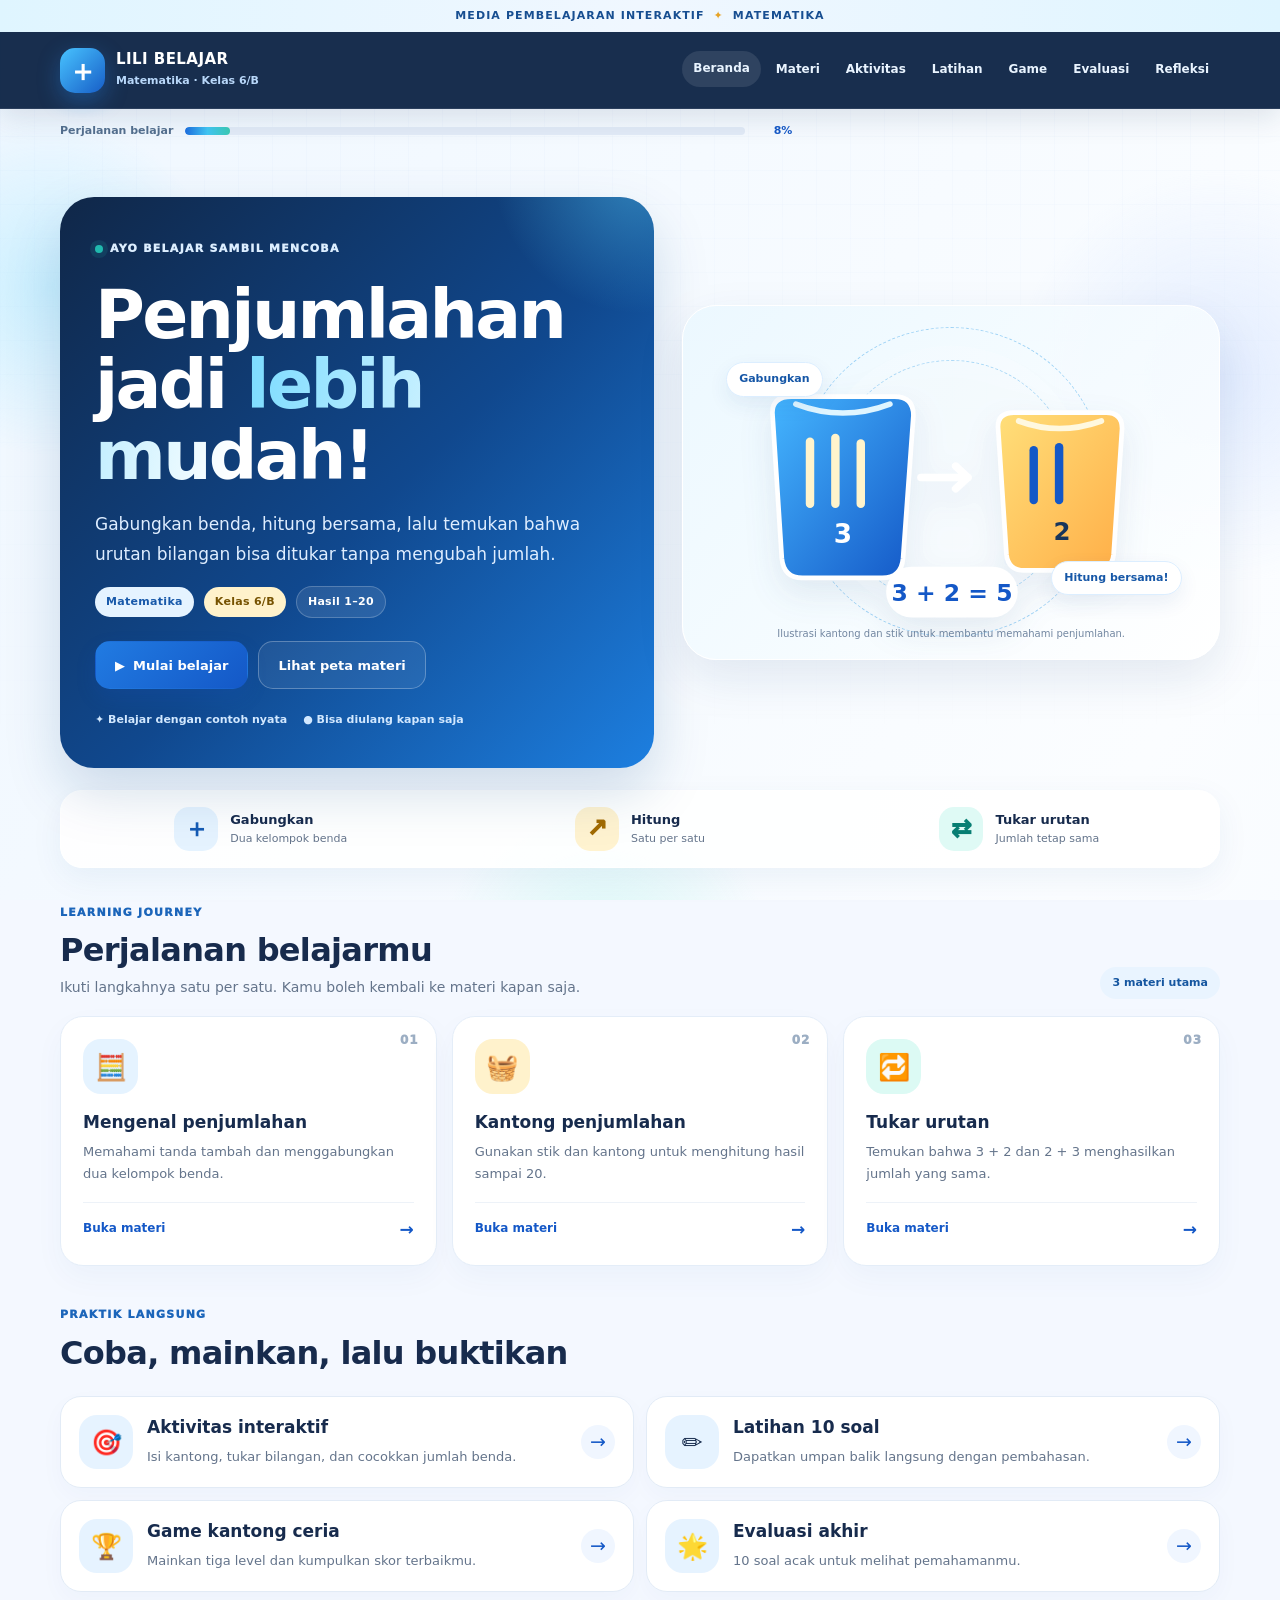
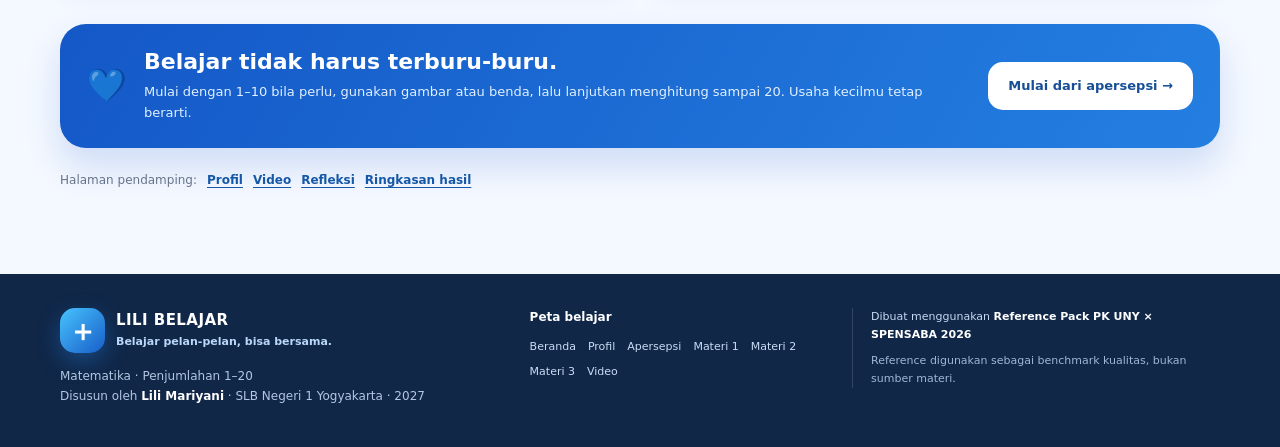
<file: index.html>
<!doctype html>
<html lang="id" data-site="lili-belajar">
<head>
<meta charset="utf-8"><meta name="viewport" content="width=device-width, initial-scale=1">
<meta name="theme-color" content="#1458c7"><meta name="description" content="Media interaktif matematika kelas 6/B untuk penjumlahan sampai 20 menggunakan benda konkret dan sifat pertukaran.">
<title>Beranda | Lili Belajar</title>
<link rel="stylesheet" href="style.css">
<style id="critical-visibility-fallback">.reveal{opacity:1!important;transform:none!important}</style>
</head>
<body data-page="index">
<div class="ambient" aria-hidden="true"><span class="orb orb-a"></span><span class="orb orb-b"></span><span class="orb orb-c"></span><span class="spark spark-a"></span><span class="spark spark-b"></span></div>
<div class="top-note">MEDIA PEMBELAJARAN INTERAKTIF <span aria-hidden="true">✦</span> MATEMATIKA</div>
<header class="site-header"><div class="wrap header-row">
  <a class="brand" href="index.html" aria-label="Lili Belajar, beranda"><span class="brand-mark" aria-hidden="true">＋</span><span><strong>LILI BELAJAR</strong><small>Matematika · Kelas 6/B</small></span></a>
  <button class="menu-toggle" type="button" aria-expanded="false" aria-controls="mobile-nav" aria-label="Buka menu">☰</button>
  <nav class="nav-links" aria-label="Navigasi utama"><a href="index.html">Beranda</a><a href="materi-1.html">Materi</a><a href="aktivitas.html">Aktivitas</a><a href="latihan.html">Latihan</a><a href="game.html">Game</a><a href="evaluasi.html">Evaluasi</a><a href="refleksi.html">Refleksi</a></nav>
</div><nav class="mobile-nav" id="mobile-nav" aria-label="Semua halaman"><a href="index.html">Beranda</a><a href="profil.html">Profil</a><a href="apersepsi.html">Apersepsi</a><a href="materi-1.html">Materi 1</a><a href="materi-2.html">Materi 2</a><a href="materi-3.html">Materi 3</a><a href="video.html">Video</a><a href="aktivitas.html">Aktivitas</a><a href="latihan.html">Latihan</a><a href="game.html">Game</a><a href="evaluasi.html">Evaluasi</a><a href="refleksi.html">Refleksi</a><a href="selesai.html">Hasil</a></nav></header>
<div class="wrap page-progress" aria-label="Progres perjalanan belajar"><span>Perjalanan belajar</span><div class="progress-track"><span data-progress-fill style="width:0%"></span></div><strong data-progress-text>0%</strong></div>
<noscript><div class="nojs-banner">Mode dasar aktif. Materi dan navigasi tetap tersedia; aktivitas, skor, dan evaluasi interaktif memerlukan JavaScript.</div></noscript>
<main class="wrap main-content" id="konten">
<section class="hero-grid reveal"><div class="hero-copy"><div class="eyebrow"><span class="eyebrow-dot"></span> Ayo belajar sambil mencoba</div><h1>Penjumlahan jadi <span class="text-gradient">lebih mudah!</span></h1><p class="hero-lead">Gabungkan benda, hitung bersama, lalu temukan bahwa urutan bilangan bisa ditukar tanpa mengubah jumlah.</p><div class="tag-row"><span class="tag tag-blue">Matematika</span><span class="tag tag-yellow">Kelas 6/B</span><span class="tag tag-white">Hasil 1–20</span></div><div class="button-row"><a href="apersepsi.html" class="btn btn-primary"><span aria-hidden="true">▶</span> Mulai belajar</a><a href="materi-1.html" class="btn btn-glass">Lihat peta materi</a></div><div class="hero-meta"><span>✦ Belajar dengan contoh nyata</span><span>● Bisa diulang kapan saja</span></div></div><div class="hero-art"><div class="art-orbit orbit-one"></div><div class="art-orbit orbit-two"></div><svg class="hero-svg" viewBox="0 0 500 330" role="img" aria-labelledby="hero-ill-title hero-ill-desc"><title id="hero-ill-title">Dua kantong penjumlahan</title><desc id="hero-ill-desc">Dua kantong warna biru dan kuning berisi stik, dengan contoh tiga ditambah dua sama dengan lima.</desc><defs><linearGradient id="bagBlue" x1="0" y1="0" x2="1" y2="1"><stop stop-color="#45b6ff"/><stop offset="1" stop-color="#1458c7"/></linearGradient><linearGradient id="bagGold" x1="0" y1="0" x2="1" y2="1"><stop stop-color="#ffdf7a"/><stop offset="1" stop-color="#ffae47"/></linearGradient></defs><circle cx="250" cy="165" r="145" fill="#ffffff" opacity=".12"/><g transform="translate(45 56)"><path d="M15 35 Q15 18 35 18 H145 Q165 18 165 38 L154 190 Q152 211 132 211 H47 Q27 211 25 190Z" fill="url(#bagBlue)" stroke="#fff" stroke-width="5"/><path d="M40 26 Q90 45 140 26" fill="none" stroke="#dff5ff" stroke-width="6" stroke-linecap="round"/><g stroke="#fff4cc" stroke-width="9" stroke-linecap="round"><path d="M55 66 V132"/><path d="M82 62 V132"/><path d="M109 68 V132"/></g><text x="90" y="174" font-size="28" font-weight="900" text-anchor="middle" fill="#fff">3</text></g><g transform="translate(290 76)"><path d="M10 30 Q10 15 27 15 H125 Q142 15 142 32 L133 166 Q131 183 114 183 H38 Q21 183 19 166Z" fill="url(#bagGold)" stroke="#fff" stroke-width="5"/><path d="M32 24 Q75 40 120 24" fill="none" stroke="#fff8df" stroke-width="6" stroke-linecap="round"/><g stroke="#1458c7" stroke-width="9" stroke-linecap="round"><path d="M48 55 V108"/><path d="M75 52 V108"/></g><text x="78" y="151" font-size="26" font-weight="900" text-anchor="middle" fill="#18355b">2</text></g><path d="M218 160 H268" stroke="#fff" stroke-width="8" stroke-linecap="round"/><path d="M255 148 L268 160 L255 172" fill="none" stroke="#fff" stroke-width="8" stroke-linecap="round" stroke-linejoin="round"/><g transform="translate(181 255)"><rect width="140" height="54" rx="27" fill="#fff"/><text x="70" y="36" font-size="25" font-weight="900" text-anchor="middle" fill="#1458c7">3 + 2 = 5</text></g></svg><div class="art-label label-top">Gabungkan</div><div class="art-label label-bottom">Hitung bersama!</div><p class="fig-caption">Ilustrasi kantong dan stik untuk membantu memahami penjumlahan.</p></div></section>
<section class="summary-strip reveal"><div><span class="summary-icon">＋</span><div><strong>Gabungkan</strong><span>Dua kelompok benda</span></div></div><div><span class="summary-icon summary-yellow">↗</span><div><strong>Hitung</strong><span>Satu per satu</span></div></div><div><span class="summary-icon summary-teal">⇄</span><div><strong>Tukar urutan</strong><span>Jumlah tetap sama</span></div></div></section>
<section class="section-block reveal"><div class="section-top"><div><div class="eyebrow">LEARNING JOURNEY</div><h2>Perjalanan belajarmu</h2><p class="section-sub">Ikuti langkahnya satu per satu. Kamu boleh kembali ke materi kapan saja.</p></div><span class="mini-badge">3 materi utama</span></div><div class="journey-grid">
<a class="journey-card" href="materi-1.html"><span class="journey-step">01</span><div class="journey-emoji emoji-blue">🧮</div><h3>Mengenal penjumlahan</h3><p>Memahami tanda tambah dan menggabungkan dua kelompok benda.</p><span class="card-link">Buka materi <b>→</b></span></a>
<a class="journey-card" href="materi-2.html"><span class="journey-step">02</span><div class="journey-emoji emoji-yellow">🧺</div><h3>Kantong penjumlahan</h3><p>Gunakan stik dan kantong untuk menghitung hasil sampai 20.</p><span class="card-link">Buka materi <b>→</b></span></a>
<a class="journey-card" href="materi-3.html"><span class="journey-step">03</span><div class="journey-emoji emoji-teal">🔁</div><h3>Tukar urutan</h3><p>Temukan bahwa 3 + 2 dan 2 + 3 menghasilkan jumlah yang sama.</p><span class="card-link">Buka materi <b>→</b></span></a>
</div></section>
<section class="section-block reveal"><div class="section-top"><div><div class="eyebrow">PRAKTIK LANGSUNG</div><h2>Coba, mainkan, lalu buktikan</h2></div></div><div class="feature-grid"><a class="feature-card" href="aktivitas.html"><span class="feature-icon">🎯</span><div><h3>Aktivitas interaktif</h3><p>Isi kantong, tukar bilangan, dan cocokkan jumlah benda.</p></div><span class="arrow-circle">→</span></a><a class="feature-card" href="latihan.html"><span class="feature-icon">✏️</span><div><h3>Latihan 10 soal</h3><p>Dapatkan umpan balik langsung dengan pembahasan.</p></div><span class="arrow-circle">→</span></a><a class="feature-card" href="game.html"><span class="feature-icon">🏆</span><div><h3>Game kantong ceria</h3><p>Mainkan tiga level dan kumpulkan skor terbaikmu.</p></div><span class="arrow-circle">→</span></a><a class="feature-card" href="evaluasi.html"><span class="feature-icon">🌟</span><div><h3>Evaluasi akhir</h3><p>10 soal acak untuk melihat pemahamanmu.</p></div><span class="arrow-circle">→</span></a></div></section>
<section class="callout-blue reveal"><div class="callout-symbol">💙</div><div><h2>Belajar tidak harus terburu-buru.</h2><p>Mulai dengan 1–10 bila perlu, gunakan gambar atau benda, lalu lanjutkan menghitung sampai 20. Usaha kecilmu tetap berarti.</p></div><a href="apersepsi.html" class="btn btn-light">Mulai dari apersepsi →</a></section>
<div class="home-secondary-links reveal"><span>Halaman pendamping:</span><a href="profil.html">Profil</a><a href="video.html">Video</a><a href="refleksi.html">Refleksi</a><a href="selesai.html">Ringkasan hasil</a></div>
</main>
<footer class="site-footer"><div class="wrap footer-grid"><div><a class="brand footer-brand" href="index.html"><span class="brand-mark" aria-hidden="true">＋</span><span><strong>LILI BELAJAR</strong><small>Belajar pelan-pelan, bisa bersama.</small></span></a><p class="footer-copy">Matematika · Penjumlahan 1–20<br>Disusun oleh <strong>Lili Mariyani</strong> · SLB Negeri 1 Yogyakarta · 2027</p></div><div><strong class="footer-title">Peta belajar</strong><div class="footer-links"><a href="index.html">Beranda</a><a href="profil.html">Profil</a><a href="apersepsi.html">Apersepsi</a><a href="materi-1.html">Materi 1</a><a href="materi-2.html">Materi 2</a><a href="materi-3.html">Materi 3</a><a href="video.html">Video</a></div></div><div class="footer-credit">Dibuat menggunakan <strong>Reference Pack PK UNY × SPENSABA 2026</strong><br><span>Reference digunakan sebagai benchmark kualitas, bukan sumber materi.</span></div></div></footer>
<script src="bank-soal.js"></script>
<script src="app.js"></script>
</body></html>
</file>
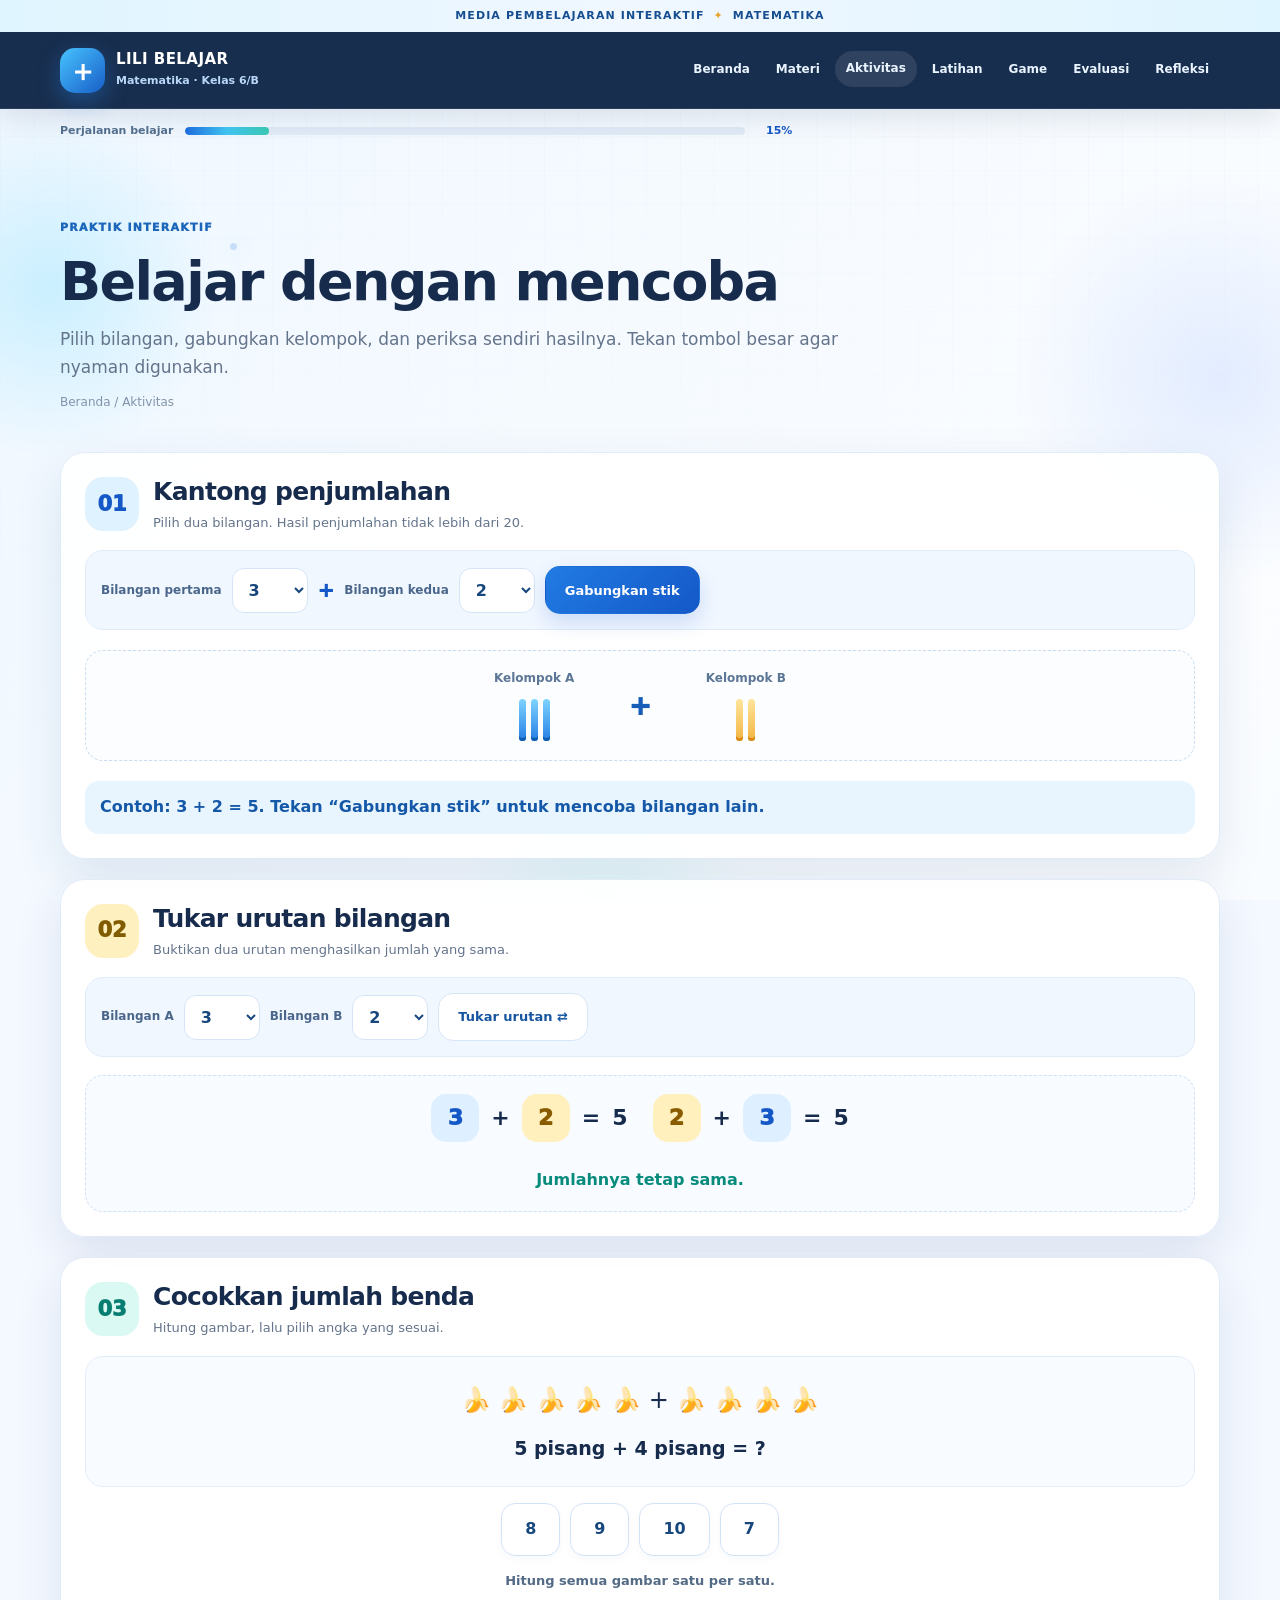
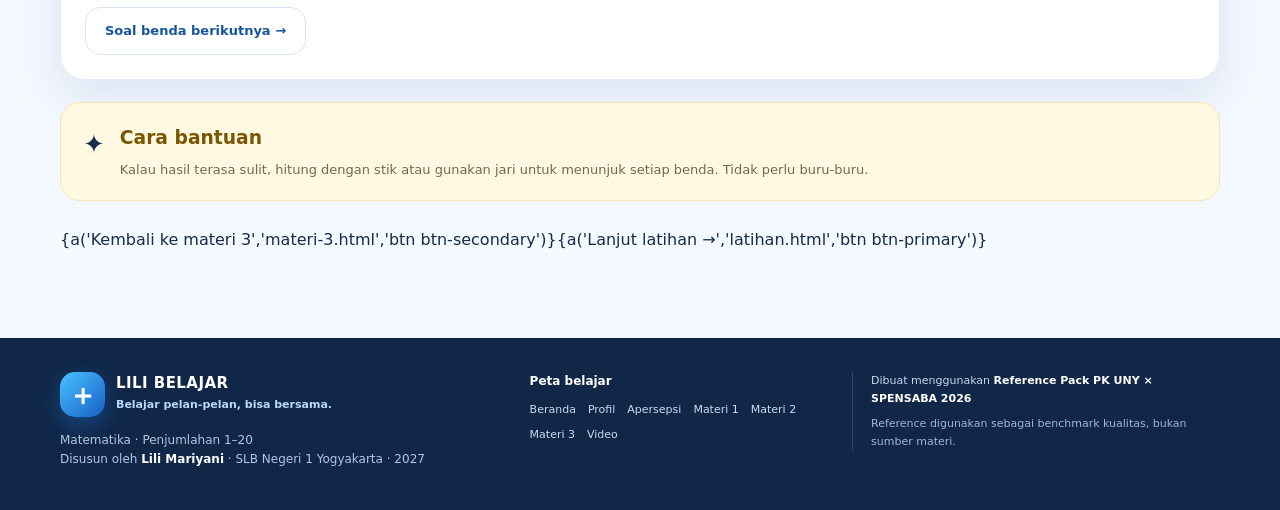
<file: aktivitas.html>
<!doctype html>
<html lang="id" data-site="lili-belajar">
<head>
<meta charset="utf-8"><meta name="viewport" content="width=device-width, initial-scale=1">
<meta name="theme-color" content="#1458c7"><meta name="description" content="Tiga kegiatan interaktif untuk menjumlahkan benda, menukar urutan, dan mencocokkan jumlah.">
<title>Aktivitas Interaktif | Lili Belajar</title>
<link rel="stylesheet" href="style.css">
<style id="critical-visibility-fallback">.reveal{opacity:1!important;transform:none!important}</style>
</head>
<body data-page="aktivitas">
<div class="ambient" aria-hidden="true"><span class="orb orb-a"></span><span class="orb orb-b"></span><span class="orb orb-c"></span><span class="spark spark-a"></span><span class="spark spark-b"></span></div>
<div class="top-note">MEDIA PEMBELAJARAN INTERAKTIF <span aria-hidden="true">✦</span> MATEMATIKA</div>
<header class="site-header"><div class="wrap header-row">
  <a class="brand" href="index.html" aria-label="Lili Belajar, beranda"><span class="brand-mark" aria-hidden="true">＋</span><span><strong>LILI BELAJAR</strong><small>Matematika · Kelas 6/B</small></span></a>
  <button class="menu-toggle" type="button" aria-expanded="false" aria-controls="mobile-nav" aria-label="Buka menu">☰</button>
  <nav class="nav-links" aria-label="Navigasi utama"><a href="index.html">Beranda</a><a href="materi-1.html">Materi</a><a href="aktivitas.html">Aktivitas</a><a href="latihan.html">Latihan</a><a href="game.html">Game</a><a href="evaluasi.html">Evaluasi</a><a href="refleksi.html">Refleksi</a></nav>
</div><nav class="mobile-nav" id="mobile-nav" aria-label="Semua halaman"><a href="index.html">Beranda</a><a href="profil.html">Profil</a><a href="apersepsi.html">Apersepsi</a><a href="materi-1.html">Materi 1</a><a href="materi-2.html">Materi 2</a><a href="materi-3.html">Materi 3</a><a href="video.html">Video</a><a href="aktivitas.html">Aktivitas</a><a href="latihan.html">Latihan</a><a href="game.html">Game</a><a href="evaluasi.html">Evaluasi</a><a href="refleksi.html">Refleksi</a><a href="selesai.html">Hasil</a></nav></header>
<div class="wrap page-progress" aria-label="Progres perjalanan belajar"><span>Perjalanan belajar</span><div class="progress-track"><span data-progress-fill style="width:0%"></span></div><strong data-progress-text>0%</strong></div>
<noscript><div class="nojs-banner">Mode dasar aktif. Materi dan navigasi tetap tersedia; aktivitas, skor, dan evaluasi interaktif memerlukan JavaScript.</div></noscript>
<main class="wrap main-content" id="konten">
<section class="page-heading reveal"><div class="eyebrow">PRAKTIK INTERAKTIF</div><h1>Belajar dengan mencoba</h1><p class="lead">Pilih bilangan, gabungkan kelompok, dan periksa sendiri hasilnya. Tekan tombol besar agar nyaman digunakan.</p><p class="breadcrumb">Beranda / Aktivitas</p></section>
<section class="activity-card reveal" id="activity-bags"><div class="activity-head"><span class="activity-index">01</span><div><h2>Kantong penjumlahan</h2><p>Pilih dua bilangan. Hasil penjumlahan tidak lebih dari 20.</p></div></div><div class="control-row"><label for="add-a">Bilangan pertama</label><select id="add-a"><option value="1">1</option><option value="2">2</option><option value="3" selected>3</option><option value="4">4</option><option value="5">5</option><option value="6">6</option><option value="7">7</option><option value="8">8</option><option value="9">9</option><option value="10">10</option><option value="11">11</option><option value="12">12</option><option value="13">13</option><option value="14">14</option><option value="15">15</option><option value="16">16</option><option value="17">17</option><option value="18">18</option><option value="19">19</option></select><span class="control-plus" aria-hidden="true">+</span><label for="add-b">Bilangan kedua</label><select id="add-b"><option value="1">1</option><option value="2" selected>2</option><option value="3">3</option><option value="4">4</option><option value="5">5</option><option value="6">6</option><option value="7">7</option><option value="8">8</option><option value="9">9</option><option value="10">10</option><option value="11">11</option><option value="12">12</option><option value="13">13</option><option value="14">14</option><option value="15">15</option><option value="16">16</option><option value="17">17</option><option value="18">18</option><option value="19">19</option></select><button type="button" class="btn btn-primary" id="combine-btn">Gabungkan stik</button></div><div class="activity-visual" id="combine-visual"><div><strong>Kelompok A</strong><div class="stick-group blue" role="img" aria-label="Tiga stik"><span class="stick"></span><span class="stick"></span><span class="stick"></span></div></div><span class="plus-sign" aria-hidden="true">+</span><div><strong>Kelompok B</strong><div class="stick-group yellow" role="img" aria-label="Dua stik"><span class="stick"></span><span class="stick"></span></div></div></div><p class="activity-result" id="combine-result" aria-live="polite">Contoh: 3 + 2 = 5. Tekan “Gabungkan stik” untuk mencoba bilangan lain.</p></section>
<section class="activity-card reveal" id="activity-swap"><div class="activity-head"><span class="activity-index yellow-index">02</span><div><h2>Tukar urutan bilangan</h2><p>Buktikan dua urutan menghasilkan jumlah yang sama.</p></div></div><div class="control-row"><label for="swap-a">Bilangan A</label><select id="swap-a"><option value="1">1</option><option value="2">2</option><option value="3" selected>3</option><option value="4">4</option><option value="5">5</option><option value="6">6</option><option value="7">7</option><option value="8">8</option><option value="9">9</option><option value="10">10</option><option value="11">11</option><option value="12">12</option><option value="13">13</option><option value="14">14</option><option value="15">15</option><option value="16">16</option><option value="17">17</option><option value="18">18</option><option value="19">19</option></select><label for="swap-b">Bilangan B</label><select id="swap-b"><option value="1">1</option><option value="2" selected>2</option><option value="3">3</option><option value="4">4</option><option value="5">5</option><option value="6">6</option><option value="7">7</option><option value="8">8</option><option value="9">9</option><option value="10">10</option><option value="11">11</option><option value="12">12</option><option value="13">13</option><option value="14">14</option><option value="15">15</option><option value="16">16</option><option value="17">17</option><option value="18">18</option><option value="19">19</option></select><button type="button" class="btn btn-secondary" id="swap-btn">Tukar urutan ⇄</button></div><div class="swap-output" id="swap-output" aria-live="polite"><div class="swap-equation"><span class="number-pill blue-pill">3</span> + <span class="number-pill yellow-pill">2</span> = <strong>5</strong></div><div class="swap-equation"><span class="number-pill yellow-pill">2</span> + <span class="number-pill blue-pill">3</span> = <strong>5</strong></div><p>Jumlahnya tetap sama.</p></div></section>
<section class="activity-card reveal" id="activity-match"><div class="activity-head"><span class="activity-index teal-index">03</span><div><h2>Cocokkan jumlah benda</h2><p>Hitung gambar, lalu pilih angka yang sesuai.</p></div></div><div class="match-question" id="match-question"><div class="fruit-scene" role="img" aria-label="Empat stroberi dan tiga stroberi">🍓 🍓 🍓 🍓 + 🍓 🍓 🍓</div><h3>4 stroberi + 3 stroberi = ?</h3></div><div class="answer-buttons" id="match-options"><button class="answer-chip" data-answer="6" type="button">6</button><button class="answer-chip" data-answer="7" type="button">7</button><button class="answer-chip" data-answer="8" type="button">8</button><button class="answer-chip" data-answer="9" type="button">9</button></div><p class="feedback-line" id="match-feedback" aria-live="polite">Hitung semua stroberi satu per satu.</p><button class="btn btn-secondary" id="match-next" type="button">Soal benda berikutnya →</button></section>
<div class="tip-panel reveal"><span class="tip-icon" aria-hidden="true">✦</span><div><h3>Cara bantuan</h3><p>Kalau hasil terasa sulit, hitung dengan stik atau gunakan jari untuk menunjuk setiap benda. Tidak perlu buru-buru.</p></div></div>
<div class="page-nav-row">{a('Kembali ke materi 3','materi-3.html','btn btn-secondary')}{a('Lanjut latihan →','latihan.html','btn btn-primary')}</div>
</main>
<footer class="site-footer"><div class="wrap footer-grid"><div><a class="brand footer-brand" href="index.html"><span class="brand-mark" aria-hidden="true">＋</span><span><strong>LILI BELAJAR</strong><small>Belajar pelan-pelan, bisa bersama.</small></span></a><p class="footer-copy">Matematika · Penjumlahan 1–20<br>Disusun oleh <strong>Lili Mariyani</strong> · SLB Negeri 1 Yogyakarta · 2027</p></div><div><strong class="footer-title">Peta belajar</strong><div class="footer-links"><a href="index.html">Beranda</a><a href="profil.html">Profil</a><a href="apersepsi.html">Apersepsi</a><a href="materi-1.html">Materi 1</a><a href="materi-2.html">Materi 2</a><a href="materi-3.html">Materi 3</a><a href="video.html">Video</a></div></div><div class="footer-credit">Dibuat menggunakan <strong>Reference Pack PK UNY × SPENSABA 2026</strong><br><span>Reference digunakan sebagai benchmark kualitas, bukan sumber materi.</span></div></div></footer>
<script src="bank-soal.js"></script>
<script src="app.js"></script>
</body></html>
</file>
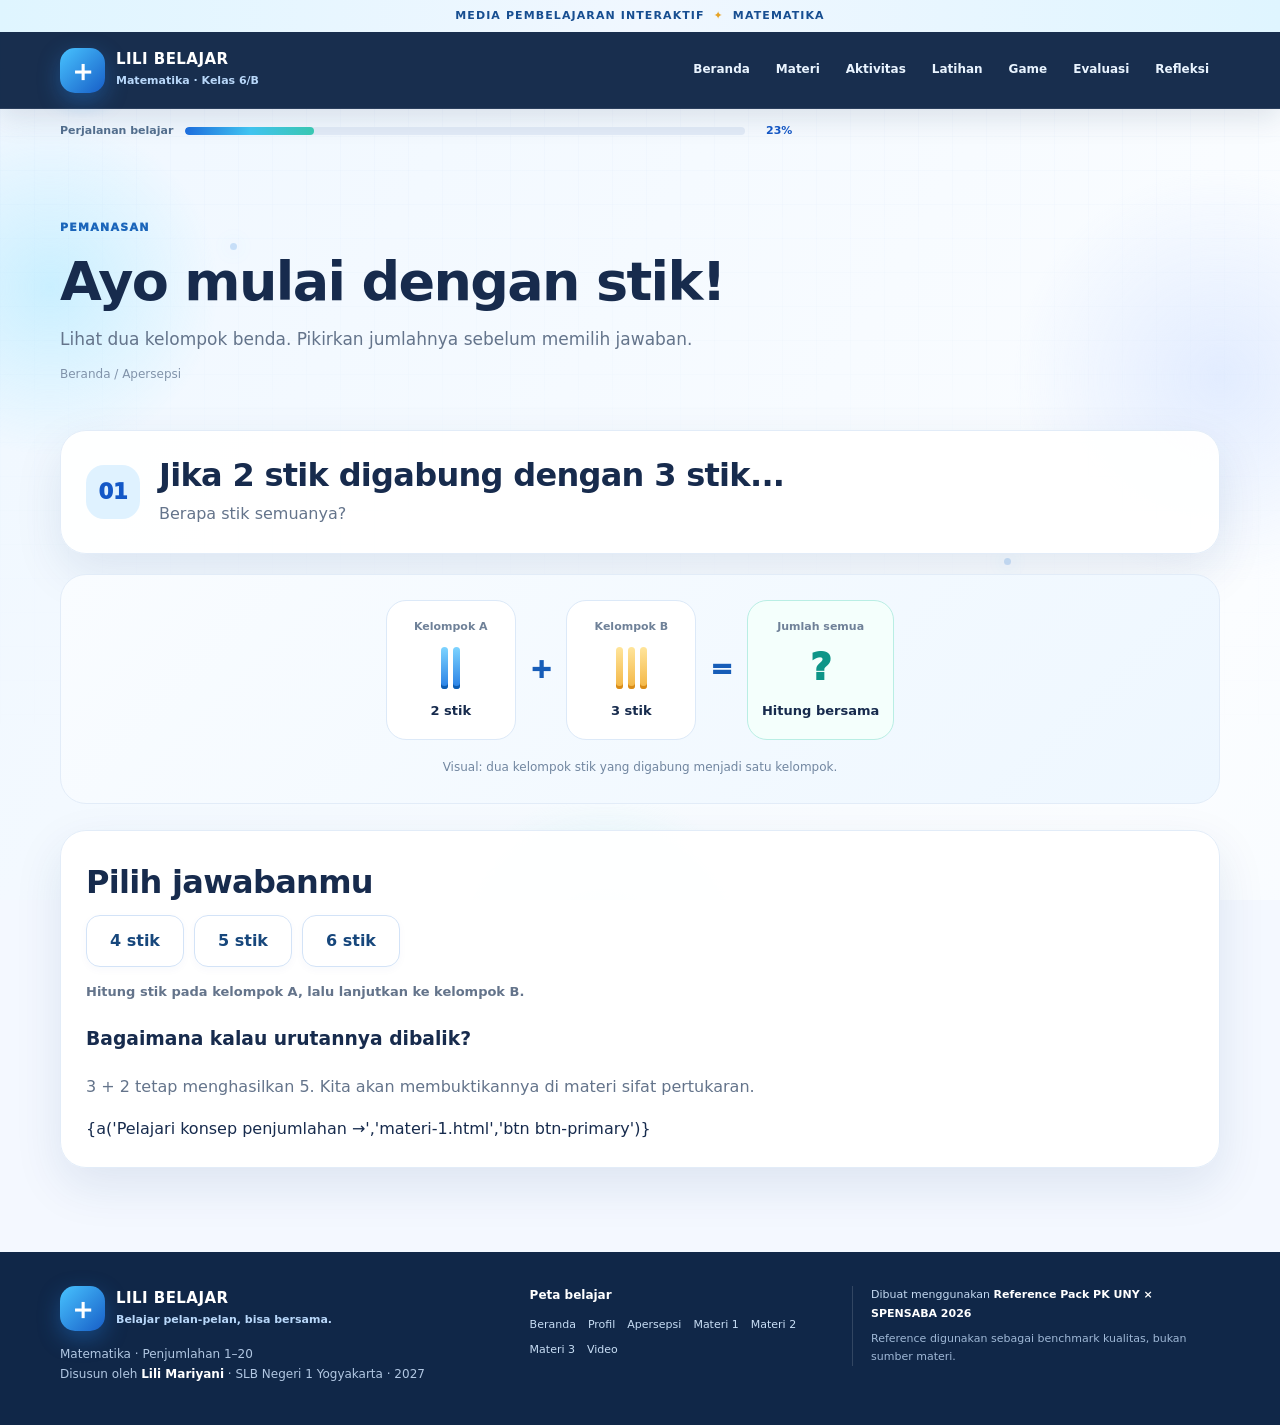
<file: apersepsi.html>
<!doctype html>
<html lang="id" data-site="lili-belajar">
<head>
<meta charset="utf-8"><meta name="viewport" content="width=device-width, initial-scale=1">
<meta name="theme-color" content="#1458c7"><meta name="description" content="Pemantik belajar penjumlahan menggunakan kelompok stik konkret.">
<title>Apersepsi | Lili Belajar</title>
<link rel="stylesheet" href="style.css">
<style id="critical-visibility-fallback">.reveal{opacity:1!important;transform:none!important}</style>
</head>
<body data-page="apersepsi">
<div class="ambient" aria-hidden="true"><span class="orb orb-a"></span><span class="orb orb-b"></span><span class="orb orb-c"></span><span class="spark spark-a"></span><span class="spark spark-b"></span></div>
<div class="top-note">MEDIA PEMBELAJARAN INTERAKTIF <span aria-hidden="true">✦</span> MATEMATIKA</div>
<header class="site-header"><div class="wrap header-row">
  <a class="brand" href="index.html" aria-label="Lili Belajar, beranda"><span class="brand-mark" aria-hidden="true">＋</span><span><strong>LILI BELAJAR</strong><small>Matematika · Kelas 6/B</small></span></a>
  <button class="menu-toggle" type="button" aria-expanded="false" aria-controls="mobile-nav" aria-label="Buka menu">☰</button>
  <nav class="nav-links" aria-label="Navigasi utama"><a href="index.html">Beranda</a><a href="materi-1.html">Materi</a><a href="aktivitas.html">Aktivitas</a><a href="latihan.html">Latihan</a><a href="game.html">Game</a><a href="evaluasi.html">Evaluasi</a><a href="refleksi.html">Refleksi</a></nav>
</div><nav class="mobile-nav" id="mobile-nav" aria-label="Semua halaman"><a href="index.html">Beranda</a><a href="profil.html">Profil</a><a href="apersepsi.html">Apersepsi</a><a href="materi-1.html">Materi 1</a><a href="materi-2.html">Materi 2</a><a href="materi-3.html">Materi 3</a><a href="video.html">Video</a><a href="aktivitas.html">Aktivitas</a><a href="latihan.html">Latihan</a><a href="game.html">Game</a><a href="evaluasi.html">Evaluasi</a><a href="refleksi.html">Refleksi</a><a href="selesai.html">Hasil</a></nav></header>
<div class="wrap page-progress" aria-label="Progres perjalanan belajar"><span>Perjalanan belajar</span><div class="progress-track"><span data-progress-fill style="width:0%"></span></div><strong data-progress-text>0%</strong></div>
<noscript><div class="nojs-banner">Mode dasar aktif. Materi dan navigasi tetap tersedia; aktivitas, skor, dan evaluasi interaktif memerlukan JavaScript.</div></noscript>
<main class="wrap main-content" id="konten">
<section class="page-heading reveal"><div class="eyebrow">PEMANASAN</div><h1>Ayo mulai dengan stik!</h1><p class="lead">Lihat dua kelompok benda. Pikirkan jumlahnya sebelum memilih jawaban.</p><p class="breadcrumb">Beranda / Apersepsi</p></section>
<section class="panel warmup-panel reveal"><div class="warmup-number">01</div><div><h2>Jika 2 stik digabung dengan 3 stik...</h2><p>Berapa stik semuanya?</p></div></section>
<figure class="visual-panel reveal"><div class="equation-visual"><div class="group-card"><span class="group-label">Kelompok A</span><div class="stick-group blue" role="img" aria-label="Dua stik" data-stick-count="2"><span class="stick"></span><span class="stick"></span></div><strong>2 stik</strong></div><span class="plus-sign" aria-hidden="true">+</span><div class="group-card"><span class="group-label">Kelompok B</span><div class="stick-group yellow" role="img" aria-label="Tiga stik" data-stick-count="3"><span class="stick"></span><span class="stick"></span><span class="stick"></span></div><strong>3 stik</strong></div><span class="equal-sign" aria-hidden="true">=</span><div class="group-card result-group"><span class="group-label">Jumlah semua</span><div class="count-big">?</div><strong>Hitung bersama</strong></div></div><figcaption>Visual: dua kelompok stik yang digabung menjadi satu kelompok.</figcaption></figure>
<section class="panel reveal"><h2>Pilih jawabanmu</h2><div class="answer-buttons" id="warmup-options"><button type="button" class="answer-chip" data-answer="4">4 stik</button><button type="button" class="answer-chip" data-answer="5">5 stik</button><button type="button" class="answer-chip" data-answer="6">6 stik</button></div><p id="warmup-feedback" class="feedback-line" aria-live="polite">Hitung stik pada kelompok A, lalu lanjutkan ke kelompok B.</p><div class="warmup-follow"><h3>Bagaimana kalau urutannya dibalik?</h3><p>3 + 2 tetap menghasilkan 5. Kita akan membuktikannya di materi sifat pertukaran.</p>{a('Pelajari konsep penjumlahan →','materi-1.html','btn btn-primary')}</div></section>
</main>
<footer class="site-footer"><div class="wrap footer-grid"><div><a class="brand footer-brand" href="index.html"><span class="brand-mark" aria-hidden="true">＋</span><span><strong>LILI BELAJAR</strong><small>Belajar pelan-pelan, bisa bersama.</small></span></a><p class="footer-copy">Matematika · Penjumlahan 1–20<br>Disusun oleh <strong>Lili Mariyani</strong> · SLB Negeri 1 Yogyakarta · 2027</p></div><div><strong class="footer-title">Peta belajar</strong><div class="footer-links"><a href="index.html">Beranda</a><a href="profil.html">Profil</a><a href="apersepsi.html">Apersepsi</a><a href="materi-1.html">Materi 1</a><a href="materi-2.html">Materi 2</a><a href="materi-3.html">Materi 3</a><a href="video.html">Video</a></div></div><div class="footer-credit">Dibuat menggunakan <strong>Reference Pack PK UNY × SPENSABA 2026</strong><br><span>Reference digunakan sebagai benchmark kualitas, bukan sumber materi.</span></div></div></footer>
<script src="bank-soal.js"></script>
<script src="app.js"></script>
</body></html>
</file>
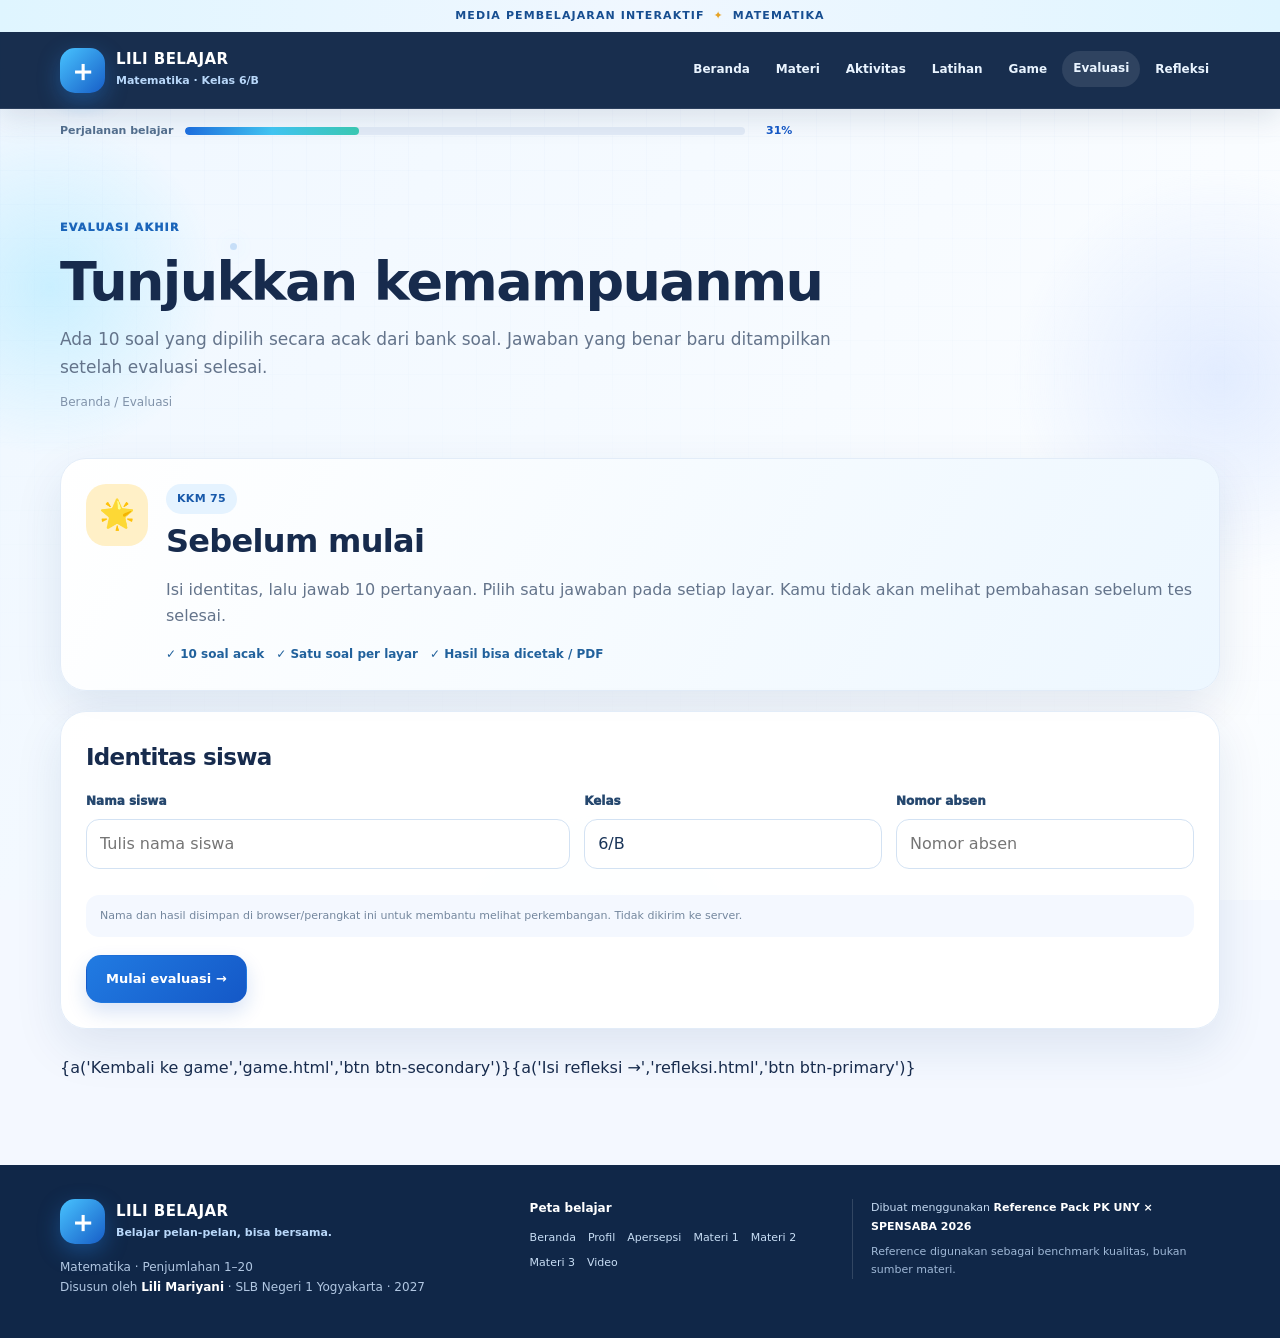
<file: evaluasi.html>
<!doctype html>
<html lang="id" data-site="lili-belajar">
<head>
<meta charset="utf-8"><meta name="viewport" content="width=device-width, initial-scale=1">
<meta name="theme-color" content="#1458c7"><meta name="description" content="Evaluasi 10 soal acak dari bank 20 soal dengan distribusi jawaban seimbang, hasil dan remedial.">
<title>Evaluasi Akhir | Lili Belajar</title>
<link rel="stylesheet" href="style.css">
<style id="critical-visibility-fallback">.reveal{opacity:1!important;transform:none!important}</style>
</head>
<body data-page="evaluasi">
<div class="ambient" aria-hidden="true"><span class="orb orb-a"></span><span class="orb orb-b"></span><span class="orb orb-c"></span><span class="spark spark-a"></span><span class="spark spark-b"></span></div>
<div class="top-note">MEDIA PEMBELAJARAN INTERAKTIF <span aria-hidden="true">✦</span> MATEMATIKA</div>
<header class="site-header"><div class="wrap header-row">
  <a class="brand" href="index.html" aria-label="Lili Belajar, beranda"><span class="brand-mark" aria-hidden="true">＋</span><span><strong>LILI BELAJAR</strong><small>Matematika · Kelas 6/B</small></span></a>
  <button class="menu-toggle" type="button" aria-expanded="false" aria-controls="mobile-nav" aria-label="Buka menu">☰</button>
  <nav class="nav-links" aria-label="Navigasi utama"><a href="index.html">Beranda</a><a href="materi-1.html">Materi</a><a href="aktivitas.html">Aktivitas</a><a href="latihan.html">Latihan</a><a href="game.html">Game</a><a href="evaluasi.html">Evaluasi</a><a href="refleksi.html">Refleksi</a></nav>
</div><nav class="mobile-nav" id="mobile-nav" aria-label="Semua halaman"><a href="index.html">Beranda</a><a href="profil.html">Profil</a><a href="apersepsi.html">Apersepsi</a><a href="materi-1.html">Materi 1</a><a href="materi-2.html">Materi 2</a><a href="materi-3.html">Materi 3</a><a href="video.html">Video</a><a href="aktivitas.html">Aktivitas</a><a href="latihan.html">Latihan</a><a href="game.html">Game</a><a href="evaluasi.html">Evaluasi</a><a href="refleksi.html">Refleksi</a><a href="selesai.html">Hasil</a></nav></header>
<div class="wrap page-progress" aria-label="Progres perjalanan belajar"><span>Perjalanan belajar</span><div class="progress-track"><span data-progress-fill style="width:0%"></span></div><strong data-progress-text>0%</strong></div>
<noscript><div class="nojs-banner">Mode dasar aktif. Materi dan navigasi tetap tersedia; aktivitas, skor, dan evaluasi interaktif memerlukan JavaScript.</div></noscript>
<main class="wrap main-content" id="konten">
<section class="page-heading reveal"><div class="eyebrow">EVALUASI AKHIR</div><h1>Tunjukkan kemampuanmu</h1><p class="lead">Ada 10 soal yang dipilih secara acak dari bank soal. Jawaban yang benar baru ditampilkan setelah evaluasi selesai.</p><p class="breadcrumb">Beranda / Evaluasi</p></section>
<section class="eval-instructions panel reveal"><div class="eval-icon" aria-hidden="true">🌟</div><div><span class="tag tag-blue">KKM 75</span><h2>Sebelum mulai</h2><p>Isi identitas, lalu jawab 10 pertanyaan. Pilih satu jawaban pada setiap layar. Kamu tidak akan melihat pembahasan sebelum tes selesai.</p><div class="eval-facts"><span>✓ 10 soal acak</span><span>✓ Satu soal per layar</span><span>✓ Hasil bisa dicetak / PDF</span></div></div></section>
<form class="panel eval-form reveal" id="eval-form"><h2>Identitas siswa</h2><div class="form-grid"><div class="field"><label for="eval-name">Nama siswa</label><input id="eval-name" name="nama" type="text" placeholder="Tulis nama siswa" required autocomplete="name"></div><div class="field"><label for="eval-class">Kelas</label><input id="eval-class" name="kelas" type="text" value="6/B" required></div><div class="field"><label for="eval-absen">Nomor absen</label><input id="eval-absen" name="absen" type="number" min="1" max="99" placeholder="Nomor absen" required></div></div><div class="form-help">Nama dan hasil disimpan di browser/perangkat ini untuk membantu melihat perkembangan. Tidak dikirim ke server.</div><button class="btn btn-primary" type="submit">Mulai evaluasi →</button></form>
<section class="eval-session panel reveal" id="eval-session"><div class="eval-session-head"><div><span class="tag tag-blue">EVALUASI BERLANGSUNG</span><h2 id="eval-q-count">Soal 1 dari 10</h2></div><div class="timer-pill">⏱ <strong id="eval-timer">00:00</strong></div></div><div class="progress-track light-track"><span id="eval-progress" style="width:10%"></span></div><p class="eval-category" id="eval-category">Materi penjumlahan</p><h3 class="eval-question" id="eval-question-text">Contoh: 3 + 2 = ...</h3><div class="choice-grid eval-choices" id="eval-choices"><button type="button" class="choice-btn">4</button><button type="button" class="choice-btn">5</button><button type="button" class="choice-btn">6</button><button type="button" class="choice-btn">7</button></div><p class="eval-save-note" id="eval-save-note" aria-live="polite">Pilih satu jawaban. Nilai belum ditampilkan.</p><div class="eval-actions"><button class="btn btn-primary" id="eval-next" type="button" disabled>Berikutnya →</button></div></section>
<section class="eval-results panel reveal" id="eval-results"><div id="eval-result-content"><h2>Hasil evaluasi akan tampil di sini</h2><p>Mulai evaluasi untuk melihat nilai, jumlah benar dan salah, status KKM, serta pembahasan setelah semua soal dijawab.</p></div><div class="result-actions"><button class="btn btn-primary" id="eval-print" type="button">Cetak / Simpan PDF</button><button class="btn btn-secondary" id="eval-retry" type="button">Coba evaluasi lagi ↻</button></div></section>
<div class="page-nav-row">{a('Kembali ke game','game.html','btn btn-secondary')}{a('Isi refleksi →','refleksi.html','btn btn-primary')}</div>
</main>
<footer class="site-footer"><div class="wrap footer-grid"><div><a class="brand footer-brand" href="index.html"><span class="brand-mark" aria-hidden="true">＋</span><span><strong>LILI BELAJAR</strong><small>Belajar pelan-pelan, bisa bersama.</small></span></a><p class="footer-copy">Matematika · Penjumlahan 1–20<br>Disusun oleh <strong>Lili Mariyani</strong> · SLB Negeri 1 Yogyakarta · 2027</p></div><div><strong class="footer-title">Peta belajar</strong><div class="footer-links"><a href="index.html">Beranda</a><a href="profil.html">Profil</a><a href="apersepsi.html">Apersepsi</a><a href="materi-1.html">Materi 1</a><a href="materi-2.html">Materi 2</a><a href="materi-3.html">Materi 3</a><a href="video.html">Video</a></div></div><div class="footer-credit">Dibuat menggunakan <strong>Reference Pack PK UNY × SPENSABA 2026</strong><br><span>Reference digunakan sebagai benchmark kualitas, bukan sumber materi.</span></div></div></footer>
<script src="bank-soal.js"></script>
<script src="app.js"></script>
</body></html>
</file>
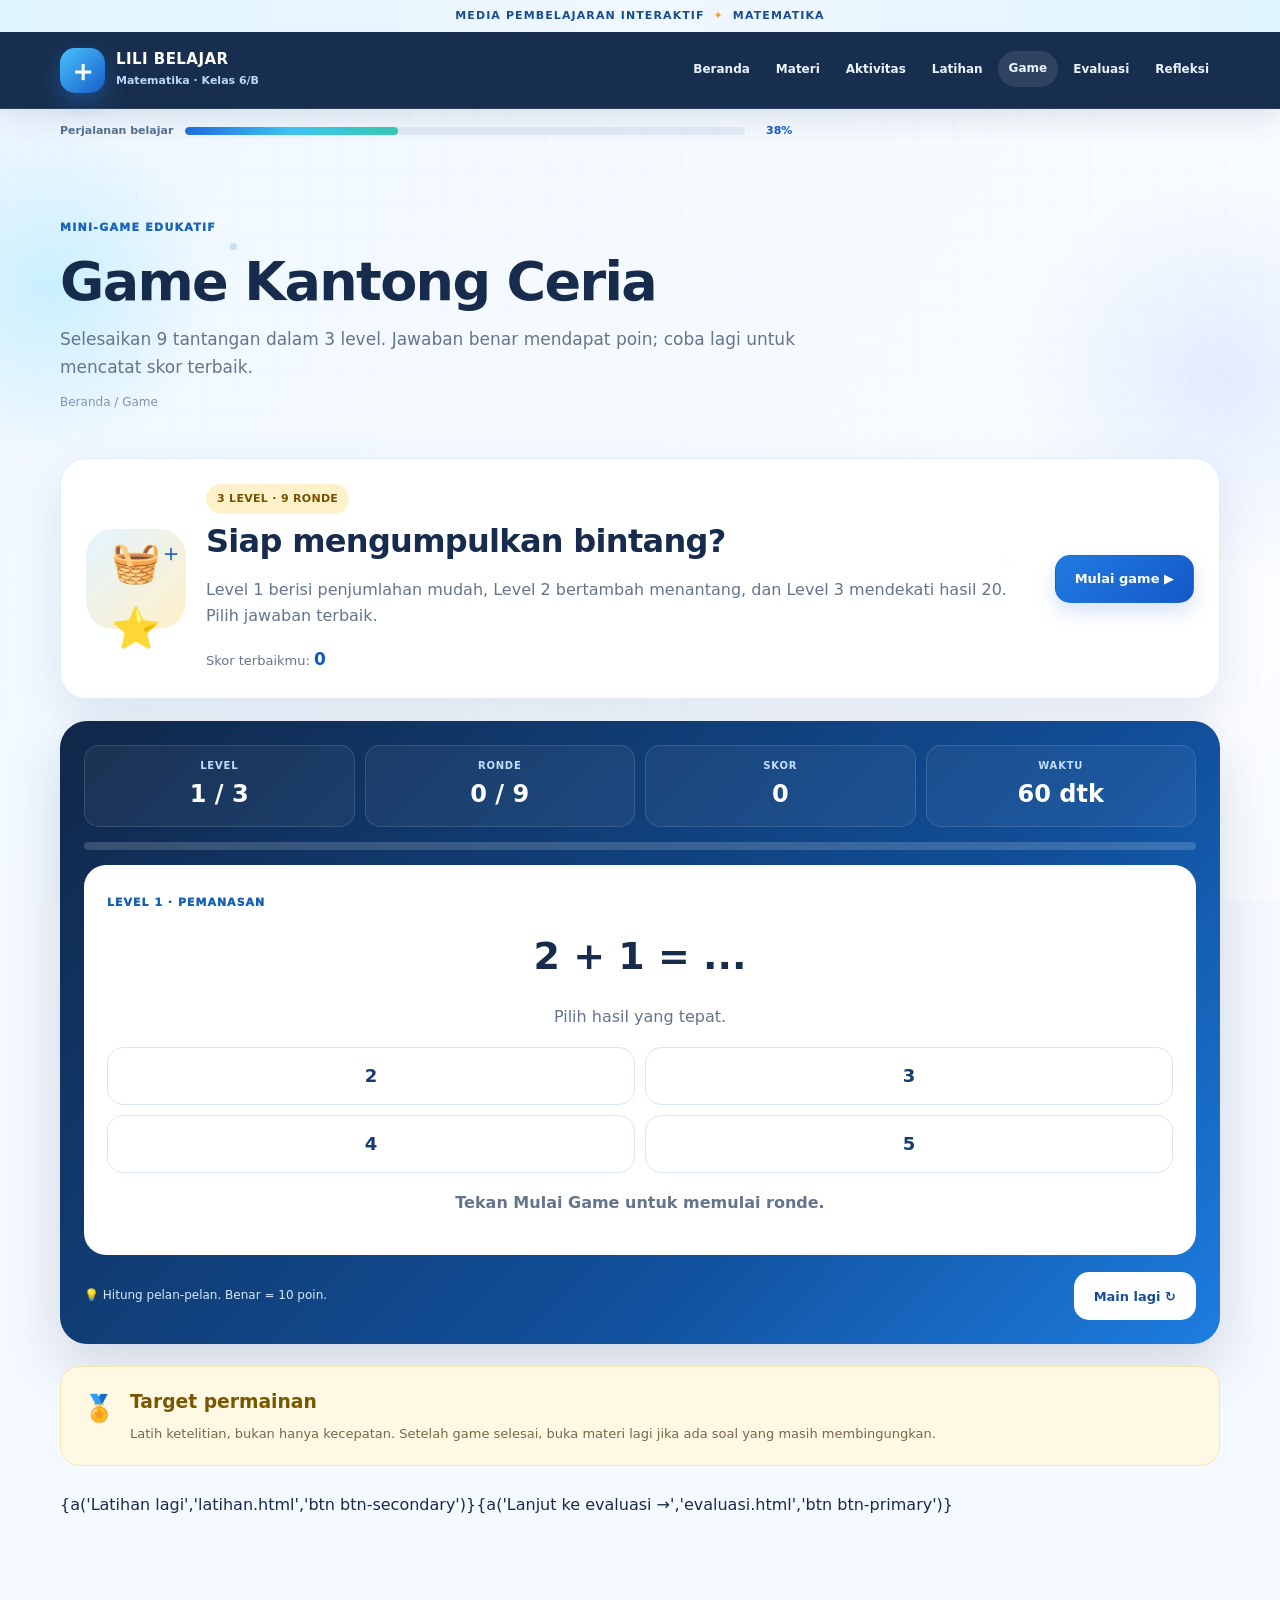
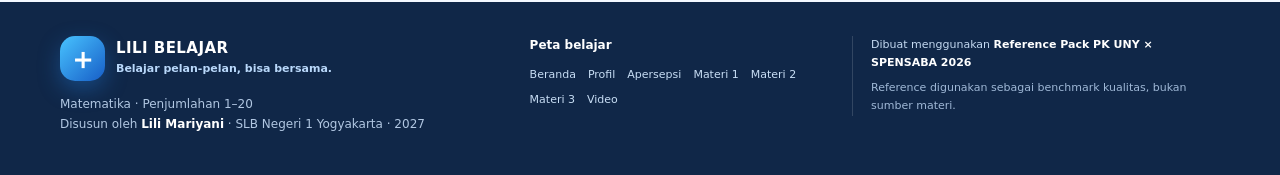
<file: game.html>
<!doctype html>
<html lang="id" data-site="lili-belajar">
<head>
<meta charset="utf-8"><meta name="viewport" content="width=device-width, initial-scale=1">
<meta name="theme-color" content="#1458c7"><meta name="description" content="Game penjumlahan tiga level dengan skor, timer, dan penyimpanan skor terbaik.">
<title>Game Kantong Ceria | Lili Belajar</title>
<link rel="stylesheet" href="style.css">
<style id="critical-visibility-fallback">.reveal{opacity:1!important;transform:none!important}</style>
</head>
<body data-page="game">
<div class="ambient" aria-hidden="true"><span class="orb orb-a"></span><span class="orb orb-b"></span><span class="orb orb-c"></span><span class="spark spark-a"></span><span class="spark spark-b"></span></div>
<div class="top-note">MEDIA PEMBELAJARAN INTERAKTIF <span aria-hidden="true">✦</span> MATEMATIKA</div>
<header class="site-header"><div class="wrap header-row">
  <a class="brand" href="index.html" aria-label="Lili Belajar, beranda"><span class="brand-mark" aria-hidden="true">＋</span><span><strong>LILI BELAJAR</strong><small>Matematika · Kelas 6/B</small></span></a>
  <button class="menu-toggle" type="button" aria-expanded="false" aria-controls="mobile-nav" aria-label="Buka menu">☰</button>
  <nav class="nav-links" aria-label="Navigasi utama"><a href="index.html">Beranda</a><a href="materi-1.html">Materi</a><a href="aktivitas.html">Aktivitas</a><a href="latihan.html">Latihan</a><a href="game.html">Game</a><a href="evaluasi.html">Evaluasi</a><a href="refleksi.html">Refleksi</a></nav>
</div><nav class="mobile-nav" id="mobile-nav" aria-label="Semua halaman"><a href="index.html">Beranda</a><a href="profil.html">Profil</a><a href="apersepsi.html">Apersepsi</a><a href="materi-1.html">Materi 1</a><a href="materi-2.html">Materi 2</a><a href="materi-3.html">Materi 3</a><a href="video.html">Video</a><a href="aktivitas.html">Aktivitas</a><a href="latihan.html">Latihan</a><a href="game.html">Game</a><a href="evaluasi.html">Evaluasi</a><a href="refleksi.html">Refleksi</a><a href="selesai.html">Hasil</a></nav></header>
<div class="wrap page-progress" aria-label="Progres perjalanan belajar"><span>Perjalanan belajar</span><div class="progress-track"><span data-progress-fill style="width:0%"></span></div><strong data-progress-text>0%</strong></div>
<noscript><div class="nojs-banner">Mode dasar aktif. Materi dan navigasi tetap tersedia; aktivitas, skor, dan evaluasi interaktif memerlukan JavaScript.</div></noscript>
<main class="wrap main-content" id="konten">
<section class="page-heading reveal"><div class="eyebrow">MINI-GAME EDUKATIF</div><h1>Game Kantong Ceria</h1><p class="lead">Selesaikan 9 tantangan dalam 3 level. Jawaban benar mendapat poin; coba lagi untuk mencatat skor terbaik.</p><p class="breadcrumb">Beranda / Game</p></section>
<section class="game-intro panel reveal"><div class="game-illustration" aria-hidden="true">🧺<span>＋</span>⭐</div><div><span class="tag tag-yellow">3 LEVEL · 9 RONDE</span><h2>Siap mengumpulkan bintang?</h2><p>Level 1 berisi penjumlahan mudah, Level 2 bertambah menantang, dan Level 3 mendekati hasil 20. Pilih jawaban terbaik.</p><div class="game-best-line">Skor terbaikmu: <strong id="game-best">0</strong></div></div><button type="button" class="btn btn-primary" id="game-start">Mulai game ▶</button></section>
<section class="game-board reveal" id="game-board"><div class="game-stats"><div><span>LEVEL</span><strong id="game-level">1 / 3</strong></div><div><span>RONDE</span><strong id="game-round">0 / 9</strong></div><div><span>SKOR</span><strong id="game-score">0</strong></div><div><span>WAKTU</span><strong id="game-time">60 dtk</strong></div></div><div class="game-progress"><span id="game-progress-fill" style="width:0%"></span></div><div class="game-question-card"><span class="game-eyebrow" id="game-level-label">LEVEL 1 · PEMANASAN</span><h2 id="game-question">2 + 1 = ...</h2><p id="game-prompt">Pilih hasil yang tepat.</p><div class="choice-grid game-choices" id="game-choices"><button type="button" class="choice-btn">2</button><button type="button" class="choice-btn">3</button><button type="button" class="choice-btn">4</button><button type="button" class="choice-btn">5</button></div><p class="game-feedback" id="game-feedback" aria-live="polite">Tekan Mulai Game untuk memulai ronde.</p></div><div class="game-bottom"><span>💡 Hitung pelan-pelan. Benar = 10 poin.</span><button type="button" class="btn btn-light" id="game-restart">Main lagi ↻</button></div></section>
<div class="tip-panel reveal"><span class="tip-icon" aria-hidden="true">🏅</span><div><h3>Target permainan</h3><p>Latih ketelitian, bukan hanya kecepatan. Setelah game selesai, buka materi lagi jika ada soal yang masih membingungkan.</p></div></div>
<div class="page-nav-row">{a('Latihan lagi','latihan.html','btn btn-secondary')}{a('Lanjut ke evaluasi →','evaluasi.html','btn btn-primary')}</div>
</main>
<footer class="site-footer"><div class="wrap footer-grid"><div><a class="brand footer-brand" href="index.html"><span class="brand-mark" aria-hidden="true">＋</span><span><strong>LILI BELAJAR</strong><small>Belajar pelan-pelan, bisa bersama.</small></span></a><p class="footer-copy">Matematika · Penjumlahan 1–20<br>Disusun oleh <strong>Lili Mariyani</strong> · SLB Negeri 1 Yogyakarta · 2027</p></div><div><strong class="footer-title">Peta belajar</strong><div class="footer-links"><a href="index.html">Beranda</a><a href="profil.html">Profil</a><a href="apersepsi.html">Apersepsi</a><a href="materi-1.html">Materi 1</a><a href="materi-2.html">Materi 2</a><a href="materi-3.html">Materi 3</a><a href="video.html">Video</a></div></div><div class="footer-credit">Dibuat menggunakan <strong>Reference Pack PK UNY × SPENSABA 2026</strong><br><span>Reference digunakan sebagai benchmark kualitas, bukan sumber materi.</span></div></div></footer>
<script src="bank-soal.js"></script>
<script src="app.js"></script>
</body></html>
</file>
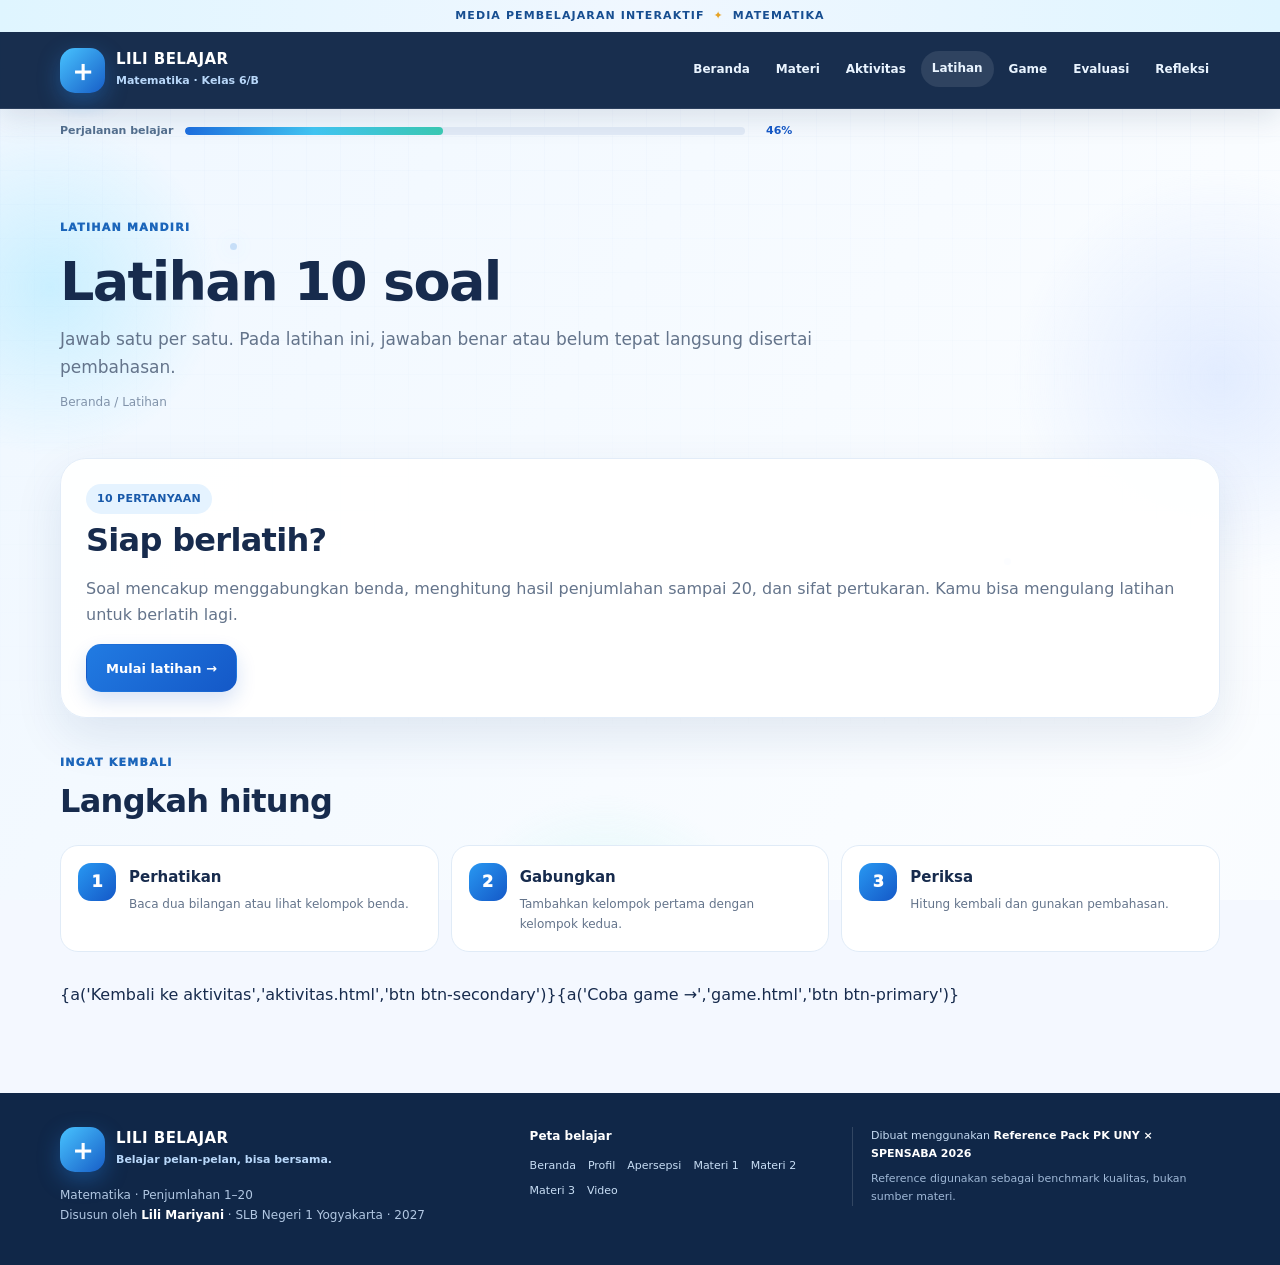
<file: latihan.html>
<!doctype html>
<html lang="id" data-site="lili-belajar">
<head>
<meta charset="utf-8"><meta name="viewport" content="width=device-width, initial-scale=1">
<meta name="theme-color" content="#1458c7"><meta name="description" content="Latihan penjumlahan dengan umpan balik langsung dan pencatatan skor.">
<title>Latihan 10 Soal | Lili Belajar</title>
<link rel="stylesheet" href="style.css">
<style id="critical-visibility-fallback">.reveal{opacity:1!important;transform:none!important}</style>
</head>
<body data-page="latihan">
<div class="ambient" aria-hidden="true"><span class="orb orb-a"></span><span class="orb orb-b"></span><span class="orb orb-c"></span><span class="spark spark-a"></span><span class="spark spark-b"></span></div>
<div class="top-note">MEDIA PEMBELAJARAN INTERAKTIF <span aria-hidden="true">✦</span> MATEMATIKA</div>
<header class="site-header"><div class="wrap header-row">
  <a class="brand" href="index.html" aria-label="Lili Belajar, beranda"><span class="brand-mark" aria-hidden="true">＋</span><span><strong>LILI BELAJAR</strong><small>Matematika · Kelas 6/B</small></span></a>
  <button class="menu-toggle" type="button" aria-expanded="false" aria-controls="mobile-nav" aria-label="Buka menu">☰</button>
  <nav class="nav-links" aria-label="Navigasi utama"><a href="index.html">Beranda</a><a href="materi-1.html">Materi</a><a href="aktivitas.html">Aktivitas</a><a href="latihan.html">Latihan</a><a href="game.html">Game</a><a href="evaluasi.html">Evaluasi</a><a href="refleksi.html">Refleksi</a></nav>
</div><nav class="mobile-nav" id="mobile-nav" aria-label="Semua halaman"><a href="index.html">Beranda</a><a href="profil.html">Profil</a><a href="apersepsi.html">Apersepsi</a><a href="materi-1.html">Materi 1</a><a href="materi-2.html">Materi 2</a><a href="materi-3.html">Materi 3</a><a href="video.html">Video</a><a href="aktivitas.html">Aktivitas</a><a href="latihan.html">Latihan</a><a href="game.html">Game</a><a href="evaluasi.html">Evaluasi</a><a href="refleksi.html">Refleksi</a><a href="selesai.html">Hasil</a></nav></header>
<div class="wrap page-progress" aria-label="Progres perjalanan belajar"><span>Perjalanan belajar</span><div class="progress-track"><span data-progress-fill style="width:0%"></span></div><strong data-progress-text>0%</strong></div>
<noscript><div class="nojs-banner">Mode dasar aktif. Materi dan navigasi tetap tersedia; aktivitas, skor, dan evaluasi interaktif memerlukan JavaScript.</div></noscript>
<main class="wrap main-content" id="konten">
<section class="page-heading reveal"><div class="eyebrow">LATIHAN MANDIRI</div><h1>Latihan 10 soal</h1><p class="lead">Jawab satu per satu. Pada latihan ini, jawaban benar atau belum tepat langsung disertai pembahasan.</p><p class="breadcrumb">Beranda / Latihan</p></section>
<section class="practice-start panel reveal"><div><span class="tag tag-blue">10 PERTANYAAN</span><h2>Siap berlatih?</h2><p>Soal mencakup menggabungkan benda, menghitung hasil penjumlahan sampai 20, dan sifat pertukaran. Kamu bisa mengulang latihan untuk berlatih lagi.</p></div><button type="button" class="btn btn-primary" id="practice-start">Mulai latihan →</button></section>
<section class="quiz-panel reveal" id="practice-quiz"><div class="quiz-top"><span id="practice-counter">Contoh soal</span><span class="mini-badge" id="practice-score-label">Skor: 0</span></div><div class="progress-track light-track"><span id="practice-progress" style="width:0%"></span></div><h2 id="practice-question">Contoh: 3 + 2 = ...</h2><p class="question-hint">Pilih satu jawaban.</p><div class="choice-grid" id="practice-choices"><button type="button" class="choice-btn">4</button><button type="button" class="choice-btn">5</button><button type="button" class="choice-btn">6</button><button type="button" class="choice-btn">7</button></div><div class="feedback-box" id="practice-feedback" aria-live="polite">Contoh dasar: 3 + 2 = 5. Saat latihan dimulai, pembahasan akan muncul setelah kamu menjawab.</div><div class="quiz-actions"><button type="button" class="btn btn-primary" id="practice-next" disabled>Soal berikutnya →</button></div></section>
<section class="section-block reveal"><div class="section-top"><div><div class="eyebrow">INGAT KEMBALI</div><h2>Langkah hitung</h2></div></div><div class="steps-grid"><article class="step-card"><span>1</span><div><h3>Perhatikan</h3><p>Baca dua bilangan atau lihat kelompok benda.</p></div></article><article class="step-card"><span>2</span><div><h3>Gabungkan</h3><p>Tambahkan kelompok pertama dengan kelompok kedua.</p></div></article><article class="step-card"><span>3</span><div><h3>Periksa</h3><p>Hitung kembali dan gunakan pembahasan.</p></div></article></div></section>
<div class="page-nav-row">{a('Kembali ke aktivitas','aktivitas.html','btn btn-secondary')}{a('Coba game →','game.html','btn btn-primary')}</div>
</main>
<footer class="site-footer"><div class="wrap footer-grid"><div><a class="brand footer-brand" href="index.html"><span class="brand-mark" aria-hidden="true">＋</span><span><strong>LILI BELAJAR</strong><small>Belajar pelan-pelan, bisa bersama.</small></span></a><p class="footer-copy">Matematika · Penjumlahan 1–20<br>Disusun oleh <strong>Lili Mariyani</strong> · SLB Negeri 1 Yogyakarta · 2027</p></div><div><strong class="footer-title">Peta belajar</strong><div class="footer-links"><a href="index.html">Beranda</a><a href="profil.html">Profil</a><a href="apersepsi.html">Apersepsi</a><a href="materi-1.html">Materi 1</a><a href="materi-2.html">Materi 2</a><a href="materi-3.html">Materi 3</a><a href="video.html">Video</a></div></div><div class="footer-credit">Dibuat menggunakan <strong>Reference Pack PK UNY × SPENSABA 2026</strong><br><span>Reference digunakan sebagai benchmark kualitas, bukan sumber materi.</span></div></div></footer>
<script src="bank-soal.js"></script>
<script src="app.js"></script>
</body></html>
</file>
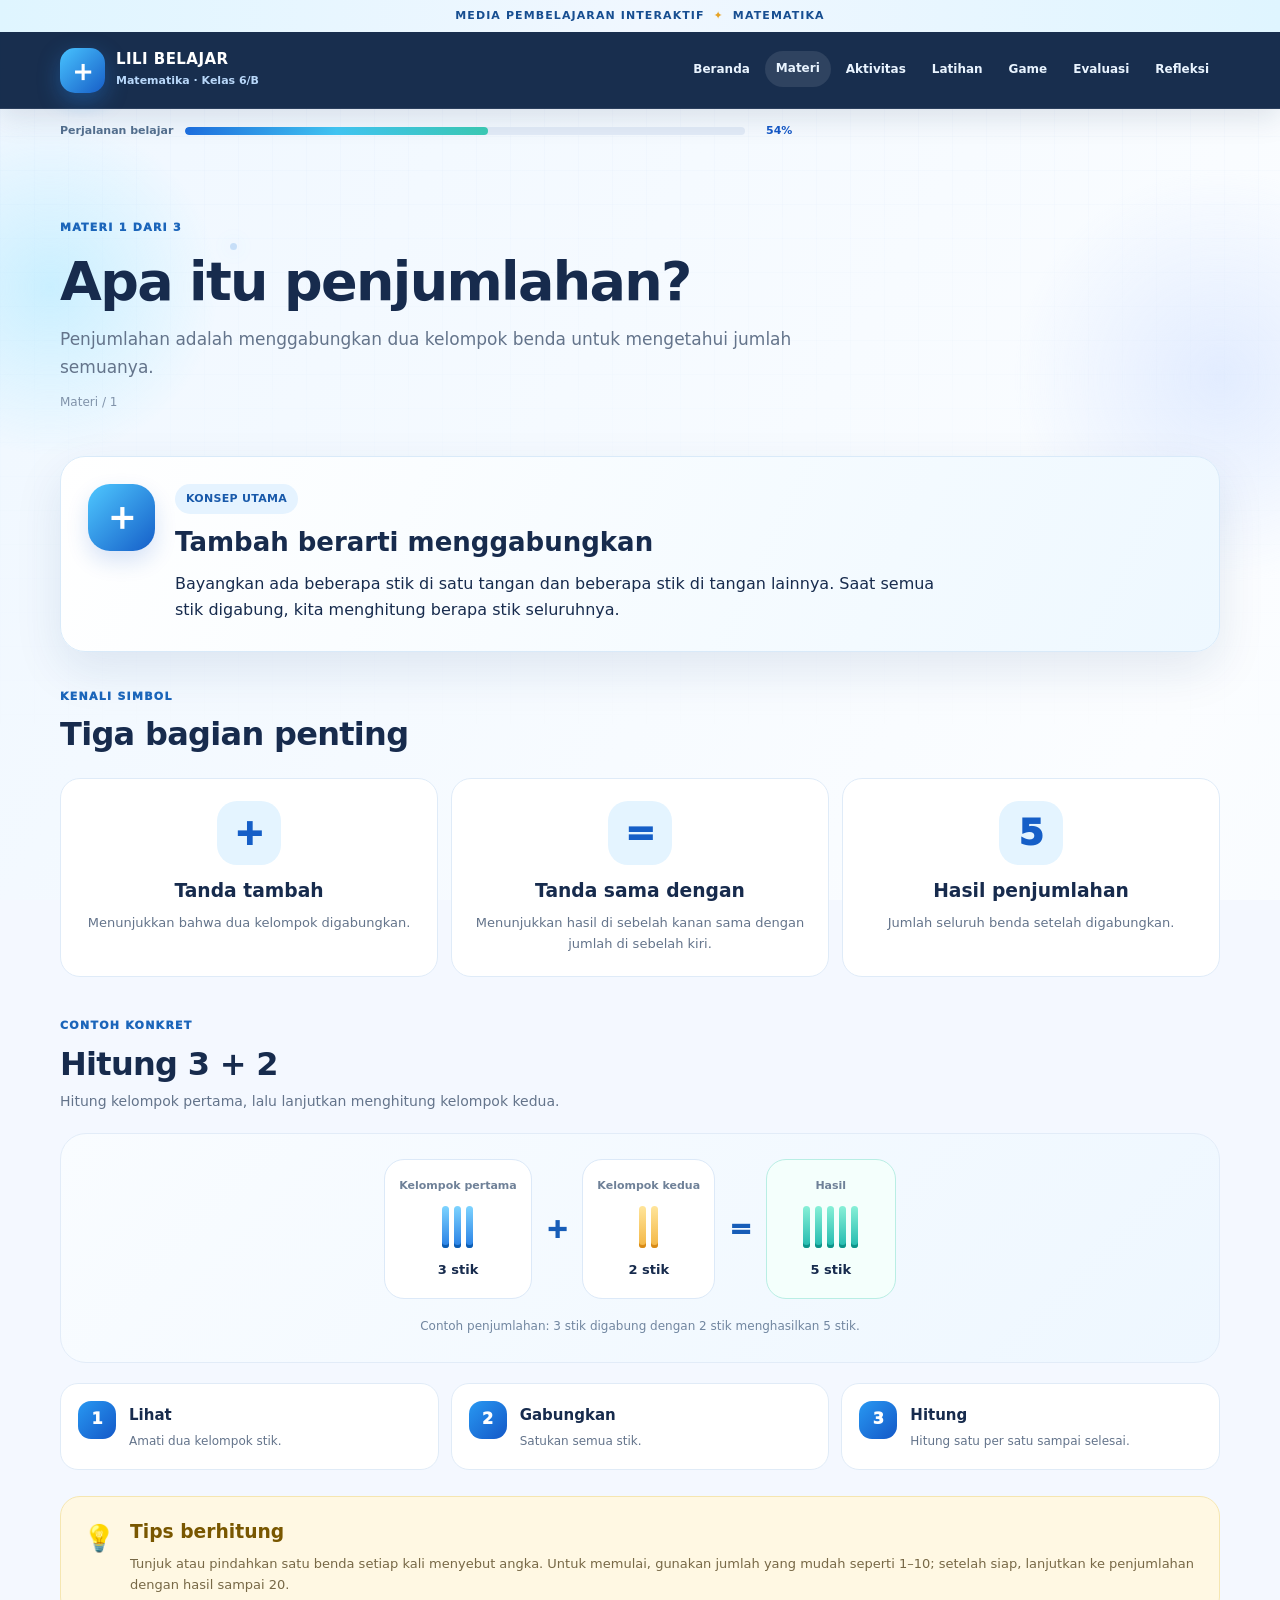
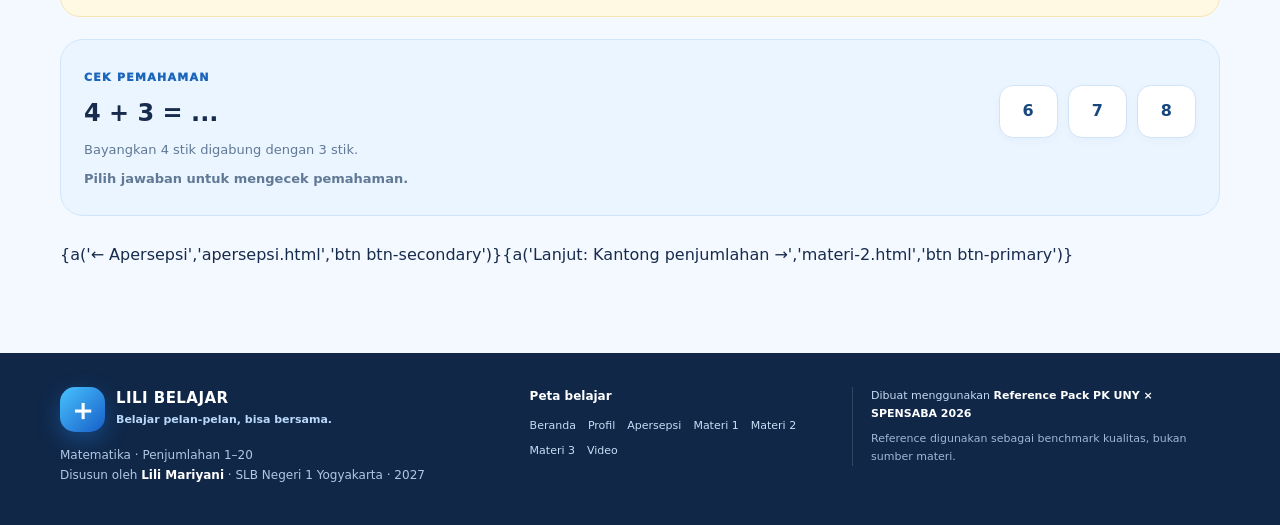
<file: materi-1.html>
<!doctype html>
<html lang="id" data-site="lili-belajar">
<head>
<meta charset="utf-8"><meta name="viewport" content="width=device-width, initial-scale=1">
<meta name="theme-color" content="#1458c7"><meta name="description" content="Konsep menggabungkan dua kelompok benda, simbol tambah, sama dengan, dan contoh 3+2.">
<title>Materi 1: Penjumlahan | Lili Belajar</title>
<link rel="stylesheet" href="style.css">
<style id="critical-visibility-fallback">.reveal{opacity:1!important;transform:none!important}</style>
</head>
<body data-page="materi-1">
<div class="ambient" aria-hidden="true"><span class="orb orb-a"></span><span class="orb orb-b"></span><span class="orb orb-c"></span><span class="spark spark-a"></span><span class="spark spark-b"></span></div>
<div class="top-note">MEDIA PEMBELAJARAN INTERAKTIF <span aria-hidden="true">✦</span> MATEMATIKA</div>
<header class="site-header"><div class="wrap header-row">
  <a class="brand" href="index.html" aria-label="Lili Belajar, beranda"><span class="brand-mark" aria-hidden="true">＋</span><span><strong>LILI BELAJAR</strong><small>Matematika · Kelas 6/B</small></span></a>
  <button class="menu-toggle" type="button" aria-expanded="false" aria-controls="mobile-nav" aria-label="Buka menu">☰</button>
  <nav class="nav-links" aria-label="Navigasi utama"><a href="index.html">Beranda</a><a href="materi-1.html">Materi</a><a href="aktivitas.html">Aktivitas</a><a href="latihan.html">Latihan</a><a href="game.html">Game</a><a href="evaluasi.html">Evaluasi</a><a href="refleksi.html">Refleksi</a></nav>
</div><nav class="mobile-nav" id="mobile-nav" aria-label="Semua halaman"><a href="index.html">Beranda</a><a href="profil.html">Profil</a><a href="apersepsi.html">Apersepsi</a><a href="materi-1.html">Materi 1</a><a href="materi-2.html">Materi 2</a><a href="materi-3.html">Materi 3</a><a href="video.html">Video</a><a href="aktivitas.html">Aktivitas</a><a href="latihan.html">Latihan</a><a href="game.html">Game</a><a href="evaluasi.html">Evaluasi</a><a href="refleksi.html">Refleksi</a><a href="selesai.html">Hasil</a></nav></header>
<div class="wrap page-progress" aria-label="Progres perjalanan belajar"><span>Perjalanan belajar</span><div class="progress-track"><span data-progress-fill style="width:0%"></span></div><strong data-progress-text>0%</strong></div>
<noscript><div class="nojs-banner">Mode dasar aktif. Materi dan navigasi tetap tersedia; aktivitas, skor, dan evaluasi interaktif memerlukan JavaScript.</div></noscript>
<main class="wrap main-content" id="konten">
<section class="page-heading reveal"><div class="eyebrow">MATERI 1 DARI 3</div><h1>Apa itu penjumlahan?</h1><p class="lead">Penjumlahan adalah menggabungkan dua kelompok benda untuk mengetahui jumlah semuanya.</p><p class="breadcrumb">Materi / 1</p></section>
<section class="definition-panel reveal"><div class="definition-mark" aria-hidden="true">＋</div><div><span class="tag tag-blue">KONSEP UTAMA</span><h2>Tambah berarti menggabungkan</h2><p>Bayangkan ada beberapa stik di satu tangan dan beberapa stik di tangan lainnya. Saat semua stik digabung, kita menghitung berapa stik seluruhnya.</p></div></section>
<section class="section-block reveal"><div class="section-top"><div><div class="eyebrow">KENALI SIMBOL</div><h2>Tiga bagian penting</h2></div></div><div class="symbol-grid"><article class="symbol-card"><span class="symbol-symbol">+</span><h3>Tanda tambah</h3><p>Menunjukkan bahwa dua kelompok digabungkan.</p></article><article class="symbol-card"><span class="symbol-symbol">=</span><h3>Tanda sama dengan</h3><p>Menunjukkan hasil di sebelah kanan sama dengan jumlah di sebelah kiri.</p></article><article class="symbol-card"><span class="symbol-symbol">5</span><h3>Hasil penjumlahan</h3><p>Jumlah seluruh benda setelah digabungkan.</p></article></div></section>
<section class="section-block reveal"><div class="section-top"><div><div class="eyebrow">CONTOH KONKRET</div><h2>Hitung 3 + 2</h2><p class="section-sub">Hitung kelompok pertama, lalu lanjutkan menghitung kelompok kedua.</p></div></div><figure class="visual-panel"><div class="equation-visual"><div class="group-card"><span class="group-label">Kelompok pertama</span><div class="stick-group blue" role="img" aria-label="Tiga stik" data-stick-count="3"><span class="stick"></span><span class="stick"></span><span class="stick"></span></div><strong>3 stik</strong></div><span class="plus-sign" aria-hidden="true">+</span><div class="group-card"><span class="group-label">Kelompok kedua</span><div class="stick-group yellow" role="img" aria-label="Dua stik" data-stick-count="2"><span class="stick"></span><span class="stick"></span></div><strong>2 stik</strong></div><span class="equal-sign" aria-hidden="true">=</span><div class="group-card result-group"><span class="group-label">Hasil</span><div class="stick-group teal" role="img" aria-label="Lima stik semuanya" data-stick-count="5"><span class="stick"></span><span class="stick"></span><span class="stick"></span><span class="stick"></span><span class="stick"></span></div><strong>5 stik</strong></div></div><figcaption>Contoh penjumlahan: 3 stik digabung dengan 2 stik menghasilkan 5 stik.</figcaption></figure><div class="steps-grid"><article class="step-card"><span>1</span><div><h3>Lihat</h3><p>Amati dua kelompok stik.</p></div></article><article class="step-card"><span>2</span><div><h3>Gabungkan</h3><p>Satukan semua stik.</p></div></article><article class="step-card"><span>3</span><div><h3>Hitung</h3><p>Hitung satu per satu sampai selesai.</p></div></article></div></section>
<section class="tip-panel reveal"><span class="tip-icon" aria-hidden="true">💡</span><div><h3>Tips berhitung</h3><p>Tunjuk atau pindahkan satu benda setiap kali menyebut angka. Untuk memulai, gunakan jumlah yang mudah seperti 1–10; setelah siap, lanjutkan ke penjumlahan dengan hasil sampai 20.</p></div></section>
<section class="check-panel reveal"><div><span class="eyebrow">CEK PEMAHAMAN</span><h2>4 + 3 = ...</h2><p>Bayangkan 4 stik digabung dengan 3 stik.</p></div><div class="answer-buttons" data-inline-check="7"><button type="button" class="answer-chip" data-answer="6">6</button><button type="button" class="answer-chip" data-answer="7">7</button><button type="button" class="answer-chip" data-answer="8">8</button></div><p class="feedback-line" data-inline-feedback aria-live="polite">Pilih jawaban untuk mengecek pemahaman.</p></section>
<div class="page-nav-row">{a('← Apersepsi','apersepsi.html','btn btn-secondary')}{a('Lanjut: Kantong penjumlahan →','materi-2.html','btn btn-primary')}</div>
</main>
<footer class="site-footer"><div class="wrap footer-grid"><div><a class="brand footer-brand" href="index.html"><span class="brand-mark" aria-hidden="true">＋</span><span><strong>LILI BELAJAR</strong><small>Belajar pelan-pelan, bisa bersama.</small></span></a><p class="footer-copy">Matematika · Penjumlahan 1–20<br>Disusun oleh <strong>Lili Mariyani</strong> · SLB Negeri 1 Yogyakarta · 2027</p></div><div><strong class="footer-title">Peta belajar</strong><div class="footer-links"><a href="index.html">Beranda</a><a href="profil.html">Profil</a><a href="apersepsi.html">Apersepsi</a><a href="materi-1.html">Materi 1</a><a href="materi-2.html">Materi 2</a><a href="materi-3.html">Materi 3</a><a href="video.html">Video</a></div></div><div class="footer-credit">Dibuat menggunakan <strong>Reference Pack PK UNY × SPENSABA 2026</strong><br><span>Reference digunakan sebagai benchmark kualitas, bukan sumber materi.</span></div></div></footer>
<script src="bank-soal.js"></script>
<script src="app.js"></script>
</body></html>
</file>
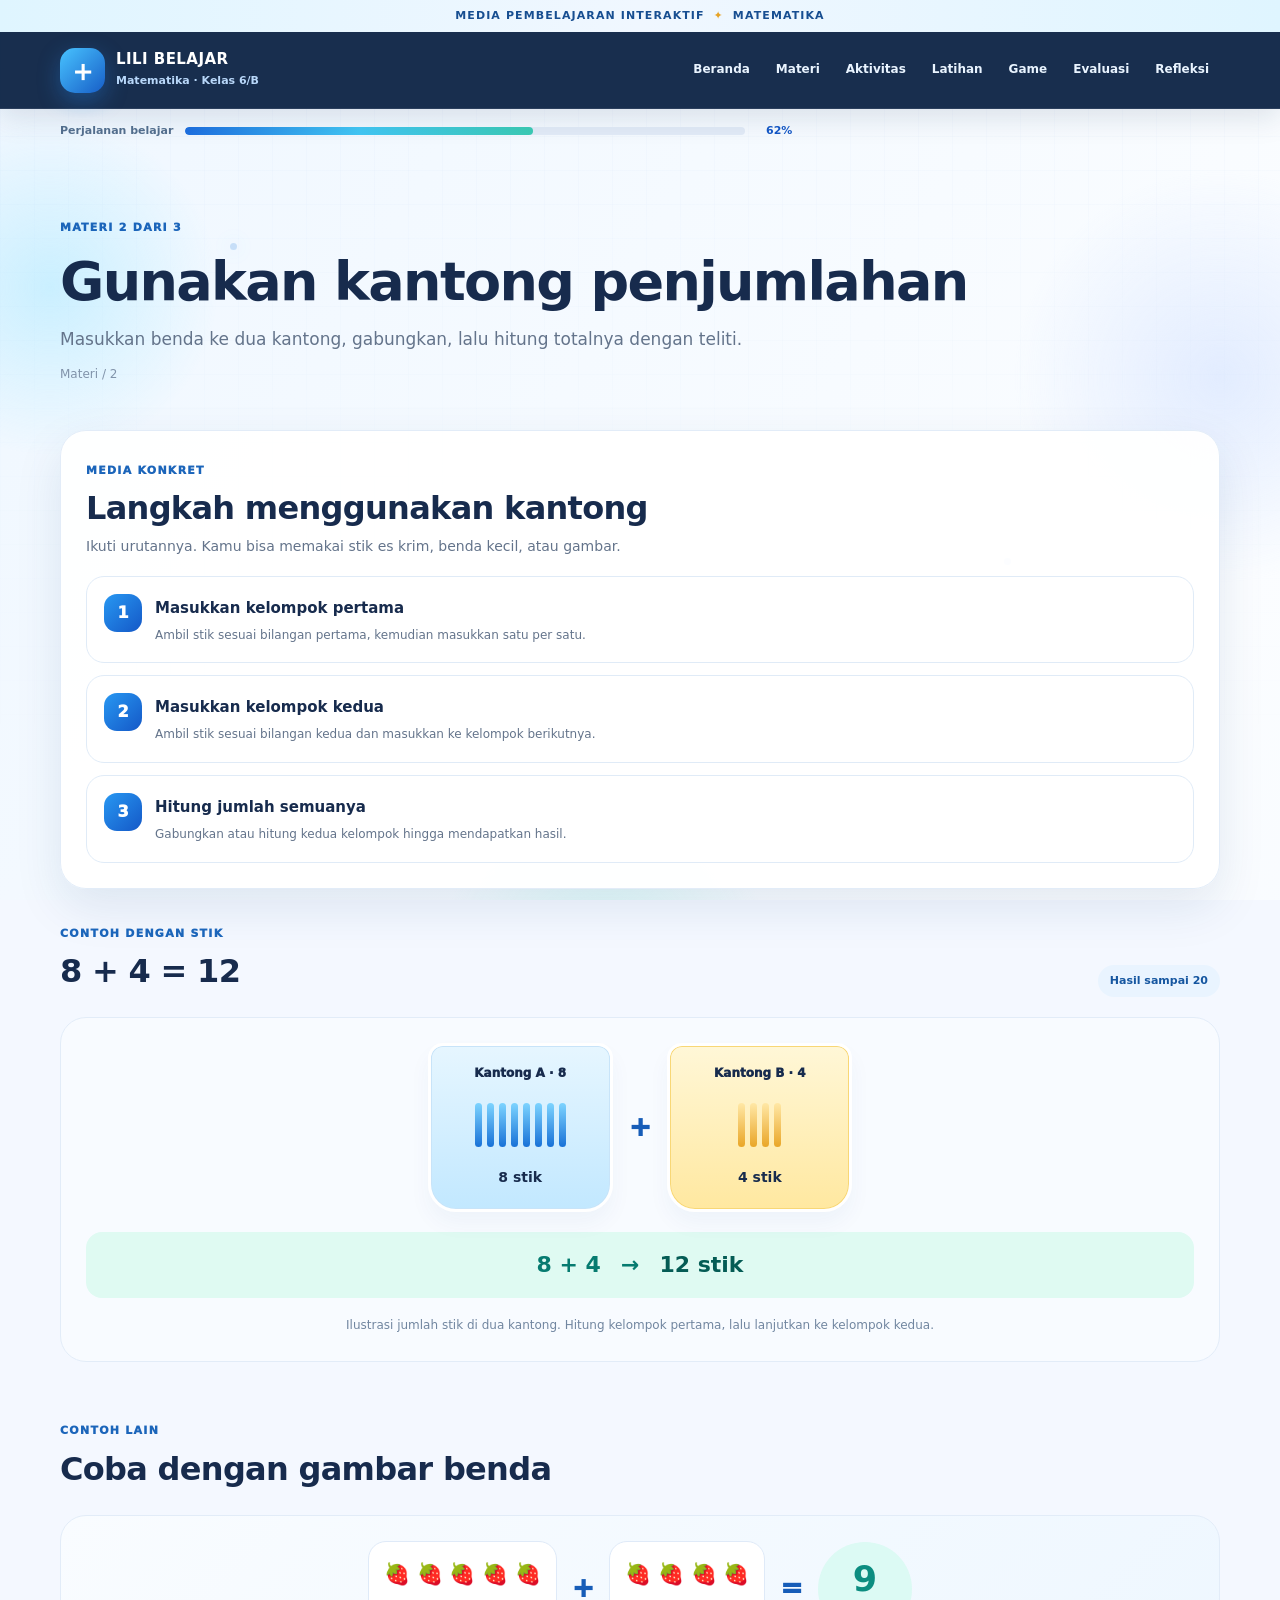
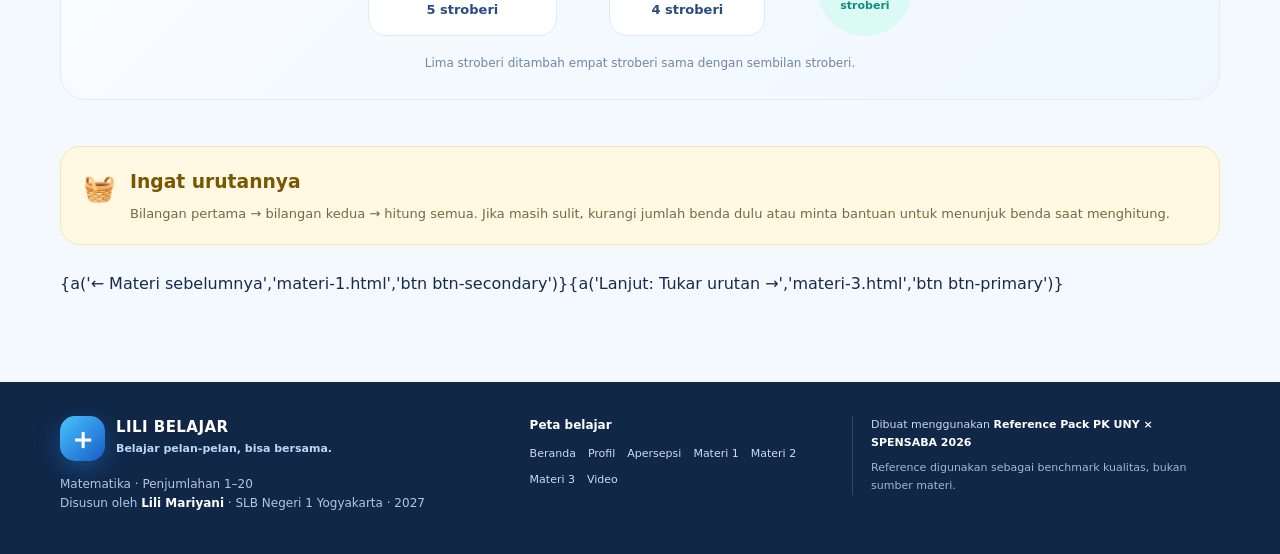
<file: materi-2.html>
<!doctype html>
<html lang="id" data-site="lili-belajar">
<head>
<meta charset="utf-8"><meta name="viewport" content="width=device-width, initial-scale=1">
<meta name="theme-color" content="#1458c7"><meta name="description" content="Langkah memakai media kantong dan stik untuk menjumlahkan benda sampai 20.">
<title>Materi 2: Kantong Penjumlahan | Lili Belajar</title>
<link rel="stylesheet" href="style.css">
<style id="critical-visibility-fallback">.reveal{opacity:1!important;transform:none!important}</style>
</head>
<body data-page="materi-2">
<div class="ambient" aria-hidden="true"><span class="orb orb-a"></span><span class="orb orb-b"></span><span class="orb orb-c"></span><span class="spark spark-a"></span><span class="spark spark-b"></span></div>
<div class="top-note">MEDIA PEMBELAJARAN INTERAKTIF <span aria-hidden="true">✦</span> MATEMATIKA</div>
<header class="site-header"><div class="wrap header-row">
  <a class="brand" href="index.html" aria-label="Lili Belajar, beranda"><span class="brand-mark" aria-hidden="true">＋</span><span><strong>LILI BELAJAR</strong><small>Matematika · Kelas 6/B</small></span></a>
  <button class="menu-toggle" type="button" aria-expanded="false" aria-controls="mobile-nav" aria-label="Buka menu">☰</button>
  <nav class="nav-links" aria-label="Navigasi utama"><a href="index.html">Beranda</a><a href="materi-1.html">Materi</a><a href="aktivitas.html">Aktivitas</a><a href="latihan.html">Latihan</a><a href="game.html">Game</a><a href="evaluasi.html">Evaluasi</a><a href="refleksi.html">Refleksi</a></nav>
</div><nav class="mobile-nav" id="mobile-nav" aria-label="Semua halaman"><a href="index.html">Beranda</a><a href="profil.html">Profil</a><a href="apersepsi.html">Apersepsi</a><a href="materi-1.html">Materi 1</a><a href="materi-2.html">Materi 2</a><a href="materi-3.html">Materi 3</a><a href="video.html">Video</a><a href="aktivitas.html">Aktivitas</a><a href="latihan.html">Latihan</a><a href="game.html">Game</a><a href="evaluasi.html">Evaluasi</a><a href="refleksi.html">Refleksi</a><a href="selesai.html">Hasil</a></nav></header>
<div class="wrap page-progress" aria-label="Progres perjalanan belajar"><span>Perjalanan belajar</span><div class="progress-track"><span data-progress-fill style="width:0%"></span></div><strong data-progress-text>0%</strong></div>
<noscript><div class="nojs-banner">Mode dasar aktif. Materi dan navigasi tetap tersedia; aktivitas, skor, dan evaluasi interaktif memerlukan JavaScript.</div></noscript>
<main class="wrap main-content" id="konten">
<section class="page-heading reveal"><div class="eyebrow">MATERI 2 DARI 3</div><h1>Gunakan kantong penjumlahan</h1><p class="lead">Masukkan benda ke dua kantong, gabungkan, lalu hitung totalnya dengan teliti.</p><p class="breadcrumb">Materi / 2</p></section>
<section class="panel reveal"><div class="section-top"><div><div class="eyebrow">MEDIA KONKRET</div><h2>Langkah menggunakan kantong</h2><p class="section-sub">Ikuti urutannya. Kamu bisa memakai stik es krim, benda kecil, atau gambar.</p></div></div><div class="steps-grid steps-vertical"><article class="step-card"><span>1</span><div><h3>Masukkan kelompok pertama</h3><p>Ambil stik sesuai bilangan pertama, kemudian masukkan satu per satu.</p></div></article><article class="step-card"><span>2</span><div><h3>Masukkan kelompok kedua</h3><p>Ambil stik sesuai bilangan kedua dan masukkan ke kelompok berikutnya.</p></div></article><article class="step-card"><span>3</span><div><h3>Hitung jumlah semuanya</h3><p>Gabungkan atau hitung kedua kelompok hingga mendapatkan hasil.</p></div></article></div></section>
<section class="section-block reveal"><div class="section-top"><div><div class="eyebrow">CONTOH DENGAN STIK</div><h2>8 + 4 = 12</h2></div><span class="mini-badge">Hasil sampai 20</span></div><figure class="visual-panel pocket-visual"><div class="pocket-row"><div class="pocket blue-pocket"><span class="pocket-title">Kantong A · 8</span><div class="pocket-sticks" role="img" aria-label="Delapan stik pada kantong A"><i></i><i></i><i></i><i></i><i></i><i></i><i></i><i></i></div><strong>8 stik</strong></div><span class="plus-sign" aria-hidden="true">+</span><div class="pocket yellow-pocket"><span class="pocket-title">Kantong B · 4</span><div class="pocket-sticks" role="img" aria-label="Empat stik pada kantong B"><i></i><i></i><i></i><i></i></div><strong>4 stik</strong></div></div><div class="result-banner"><span>8 + 4</span><span aria-hidden="true">→</span><strong>12 stik</strong></div><figcaption>Ilustrasi jumlah stik di dua kantong. Hitung kelompok pertama, lalu lanjutkan ke kelompok kedua.</figcaption></figure></section>
<section class="section-block reveal"><div class="section-top"><div><div class="eyebrow">CONTOH LAIN</div><h2>Coba dengan gambar benda</h2></div></div><figure class="visual-panel"><div class="fruit-equation"><div class="fruit-group" role="img" aria-label="Lima gambar stroberi">🍓 🍓 🍓 🍓 🍓<strong>5 stroberi</strong></div><span class="plus-sign" aria-hidden="true">+</span><div class="fruit-group" role="img" aria-label="Empat gambar stroberi">🍓 🍓 🍓 🍓<strong>4 stroberi</strong></div><span class="equal-sign" aria-hidden="true">=</span><div class="fruit-total"><strong>9</strong><span>stroberi</span></div></div><figcaption>Lima stroberi ditambah empat stroberi sama dengan sembilan stroberi.</figcaption></figure></section>
<section class="tip-panel reveal"><span class="tip-icon" aria-hidden="true">🧺</span><div><h3>Ingat urutannya</h3><p>Bilangan pertama → bilangan kedua → hitung semua. Jika masih sulit, kurangi jumlah benda dulu atau minta bantuan untuk menunjuk benda saat menghitung.</p></div></section>
<div class="page-nav-row">{a('← Materi sebelumnya','materi-1.html','btn btn-secondary')}{a('Lanjut: Tukar urutan →','materi-3.html','btn btn-primary')}</div>
</main>
<footer class="site-footer"><div class="wrap footer-grid"><div><a class="brand footer-brand" href="index.html"><span class="brand-mark" aria-hidden="true">＋</span><span><strong>LILI BELAJAR</strong><small>Belajar pelan-pelan, bisa bersama.</small></span></a><p class="footer-copy">Matematika · Penjumlahan 1–20<br>Disusun oleh <strong>Lili Mariyani</strong> · SLB Negeri 1 Yogyakarta · 2027</p></div><div><strong class="footer-title">Peta belajar</strong><div class="footer-links"><a href="index.html">Beranda</a><a href="profil.html">Profil</a><a href="apersepsi.html">Apersepsi</a><a href="materi-1.html">Materi 1</a><a href="materi-2.html">Materi 2</a><a href="materi-3.html">Materi 3</a><a href="video.html">Video</a></div></div><div class="footer-credit">Dibuat menggunakan <strong>Reference Pack PK UNY × SPENSABA 2026</strong><br><span>Reference digunakan sebagai benchmark kualitas, bukan sumber materi.</span></div></div></footer>
<script src="bank-soal.js"></script>
<script src="app.js"></script>
</body></html>
</file>
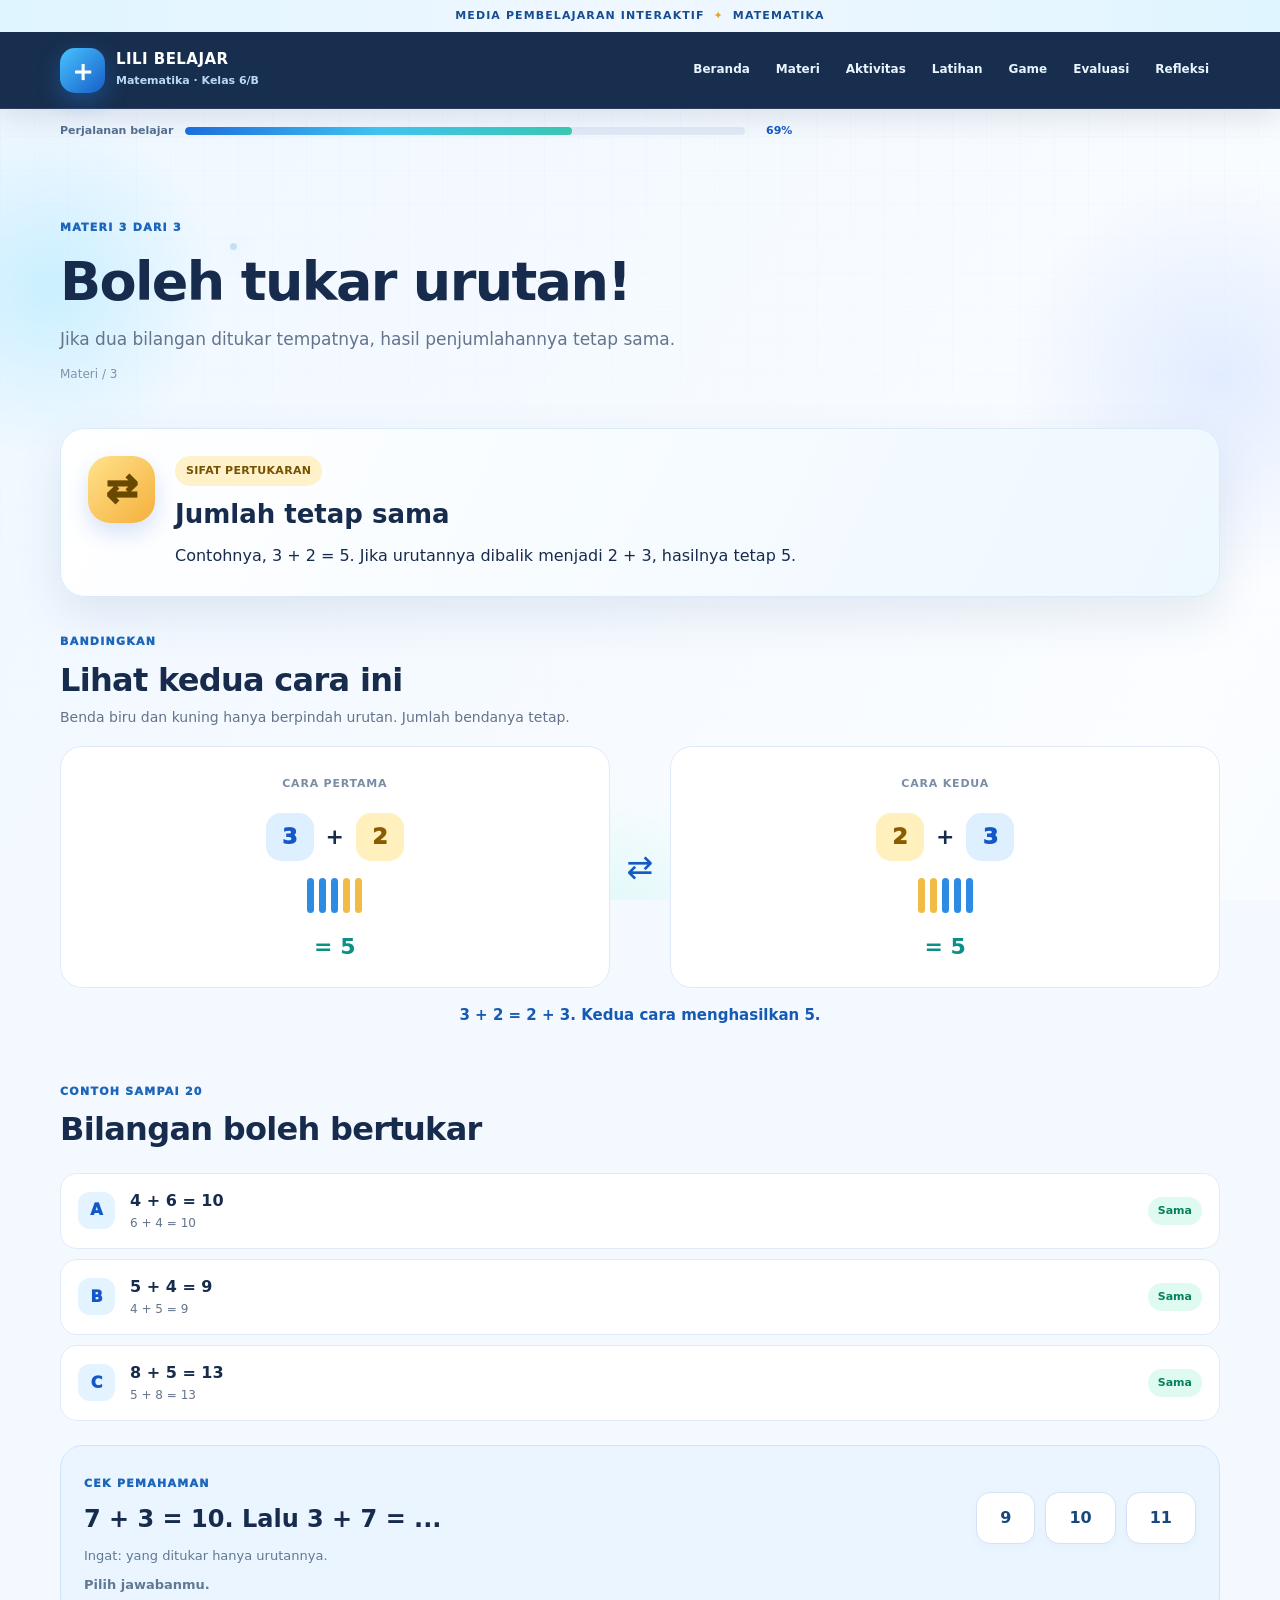
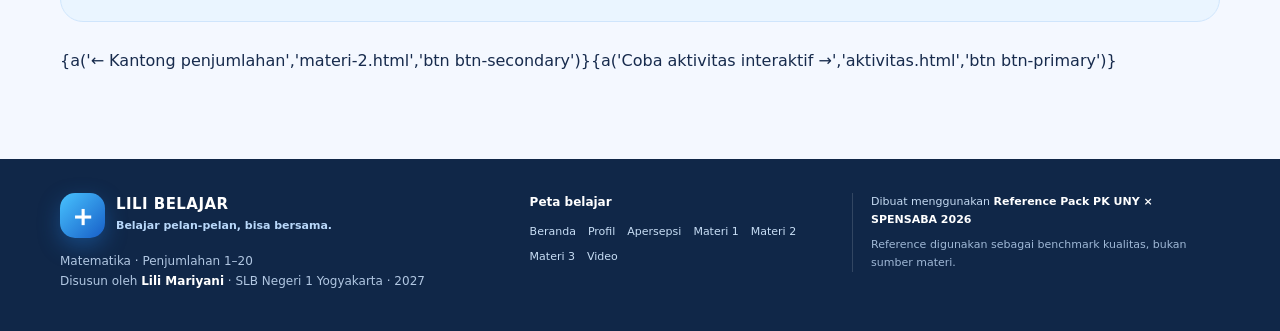
<file: materi-3.html>
<!doctype html>
<html lang="id" data-site="lili-belajar">
<head>
<meta charset="utf-8"><meta name="viewport" content="width=device-width, initial-scale=1">
<meta name="theme-color" content="#1458c7"><meta name="description" content="Memahami bahwa hasil penjumlahan sama ketika urutan bilangan ditukar.">
<title>Materi 3: Sifat Pertukaran | Lili Belajar</title>
<link rel="stylesheet" href="style.css">
<style id="critical-visibility-fallback">.reveal{opacity:1!important;transform:none!important}</style>
</head>
<body data-page="materi-3">
<div class="ambient" aria-hidden="true"><span class="orb orb-a"></span><span class="orb orb-b"></span><span class="orb orb-c"></span><span class="spark spark-a"></span><span class="spark spark-b"></span></div>
<div class="top-note">MEDIA PEMBELAJARAN INTERAKTIF <span aria-hidden="true">✦</span> MATEMATIKA</div>
<header class="site-header"><div class="wrap header-row">
  <a class="brand" href="index.html" aria-label="Lili Belajar, beranda"><span class="brand-mark" aria-hidden="true">＋</span><span><strong>LILI BELAJAR</strong><small>Matematika · Kelas 6/B</small></span></a>
  <button class="menu-toggle" type="button" aria-expanded="false" aria-controls="mobile-nav" aria-label="Buka menu">☰</button>
  <nav class="nav-links" aria-label="Navigasi utama"><a href="index.html">Beranda</a><a href="materi-1.html">Materi</a><a href="aktivitas.html">Aktivitas</a><a href="latihan.html">Latihan</a><a href="game.html">Game</a><a href="evaluasi.html">Evaluasi</a><a href="refleksi.html">Refleksi</a></nav>
</div><nav class="mobile-nav" id="mobile-nav" aria-label="Semua halaman"><a href="index.html">Beranda</a><a href="profil.html">Profil</a><a href="apersepsi.html">Apersepsi</a><a href="materi-1.html">Materi 1</a><a href="materi-2.html">Materi 2</a><a href="materi-3.html">Materi 3</a><a href="video.html">Video</a><a href="aktivitas.html">Aktivitas</a><a href="latihan.html">Latihan</a><a href="game.html">Game</a><a href="evaluasi.html">Evaluasi</a><a href="refleksi.html">Refleksi</a><a href="selesai.html">Hasil</a></nav></header>
<div class="wrap page-progress" aria-label="Progres perjalanan belajar"><span>Perjalanan belajar</span><div class="progress-track"><span data-progress-fill style="width:0%"></span></div><strong data-progress-text>0%</strong></div>
<noscript><div class="nojs-banner">Mode dasar aktif. Materi dan navigasi tetap tersedia; aktivitas, skor, dan evaluasi interaktif memerlukan JavaScript.</div></noscript>
<main class="wrap main-content" id="konten">
<section class="page-heading reveal"><div class="eyebrow">MATERI 3 DARI 3</div><h1>Boleh tukar urutan!</h1><p class="lead">Jika dua bilangan ditukar tempatnya, hasil penjumlahannya tetap sama.</p><p class="breadcrumb">Materi / 3</p></section>
<section class="definition-panel reveal"><div class="definition-mark definition-gold" aria-hidden="true">⇄</div><div><span class="tag tag-yellow">SIFAT PERTUKARAN</span><h2>Jumlah tetap sama</h2><p>Contohnya, 3 + 2 = 5. Jika urutannya dibalik menjadi 2 + 3, hasilnya tetap 5.</p></div></section>
<section class="section-block reveal"><div class="section-top"><div><div class="eyebrow">BANDINGKAN</div><h2>Lihat kedua cara ini</h2><p class="section-sub">Benda biru dan kuning hanya berpindah urutan. Jumlah bendanya tetap.</p></div></div><div class="swap-grid"><article class="swap-card"><span class="swap-label">Cara pertama</span><div class="swap-equation"><span class="number-pill blue-pill">3</span><span>+</span><span class="number-pill yellow-pill">2</span></div><div class="mini-stick-line"><i class="blue-stick"></i><i class="blue-stick"></i><i class="blue-stick"></i><i class="yellow-stick"></i><i class="yellow-stick"></i></div><strong class="swap-result">= 5</strong></article><div class="swap-arrow" aria-hidden="true">⇄</div><article class="swap-card"><span class="swap-label">Cara kedua</span><div class="swap-equation"><span class="number-pill yellow-pill">2</span><span>+</span><span class="number-pill blue-pill">3</span></div><div class="mini-stick-line"><i class="yellow-stick"></i><i class="yellow-stick"></i><i class="blue-stick"></i><i class="blue-stick"></i><i class="blue-stick"></i></div><strong class="swap-result">= 5</strong></article></div><p class="center-note">3 + 2 = 2 + 3. Kedua cara menghasilkan 5.</p></section>
<section class="section-block reveal"><div class="section-top"><div><div class="eyebrow">CONTOH SAMPAI 20</div><h2>Bilangan boleh bertukar</h2></div></div><div class="example-list"><div class="example-row"><span class="example-num">A</span><div><strong>4 + 6 = 10</strong><span>6 + 4 = 10</span></div><span class="same-badge">Sama</span></div><div class="example-row"><span class="example-num">B</span><div><strong>5 + 4 = 9</strong><span>4 + 5 = 9</span></div><span class="same-badge">Sama</span></div><div class="example-row"><span class="example-num">C</span><div><strong>8 + 5 = 13</strong><span>5 + 8 = 13</span></div><span class="same-badge">Sama</span></div></div></section>
<section class="check-panel reveal"><div><span class="eyebrow">CEK PEMAHAMAN</span><h2>7 + 3 = 10. Lalu 3 + 7 = ...</h2><p>Ingat: yang ditukar hanya urutannya.</p></div><div class="answer-buttons" data-inline-check="10"><button type="button" class="answer-chip" data-answer="9">9</button><button type="button" class="answer-chip" data-answer="10">10</button><button type="button" class="answer-chip" data-answer="11">11</button></div><p class="feedback-line" data-inline-feedback aria-live="polite">Pilih jawabanmu.</p></section>
<div class="page-nav-row">{a('← Kantong penjumlahan','materi-2.html','btn btn-secondary')}{a('Coba aktivitas interaktif →','aktivitas.html','btn btn-primary')}</div>
</main>
<footer class="site-footer"><div class="wrap footer-grid"><div><a class="brand footer-brand" href="index.html"><span class="brand-mark" aria-hidden="true">＋</span><span><strong>LILI BELAJAR</strong><small>Belajar pelan-pelan, bisa bersama.</small></span></a><p class="footer-copy">Matematika · Penjumlahan 1–20<br>Disusun oleh <strong>Lili Mariyani</strong> · SLB Negeri 1 Yogyakarta · 2027</p></div><div><strong class="footer-title">Peta belajar</strong><div class="footer-links"><a href="index.html">Beranda</a><a href="profil.html">Profil</a><a href="apersepsi.html">Apersepsi</a><a href="materi-1.html">Materi 1</a><a href="materi-2.html">Materi 2</a><a href="materi-3.html">Materi 3</a><a href="video.html">Video</a></div></div><div class="footer-credit">Dibuat menggunakan <strong>Reference Pack PK UNY × SPENSABA 2026</strong><br><span>Reference digunakan sebagai benchmark kualitas, bukan sumber materi.</span></div></div></footer>
<script src="bank-soal.js"></script>
<script src="app.js"></script>
</body></html>
</file>
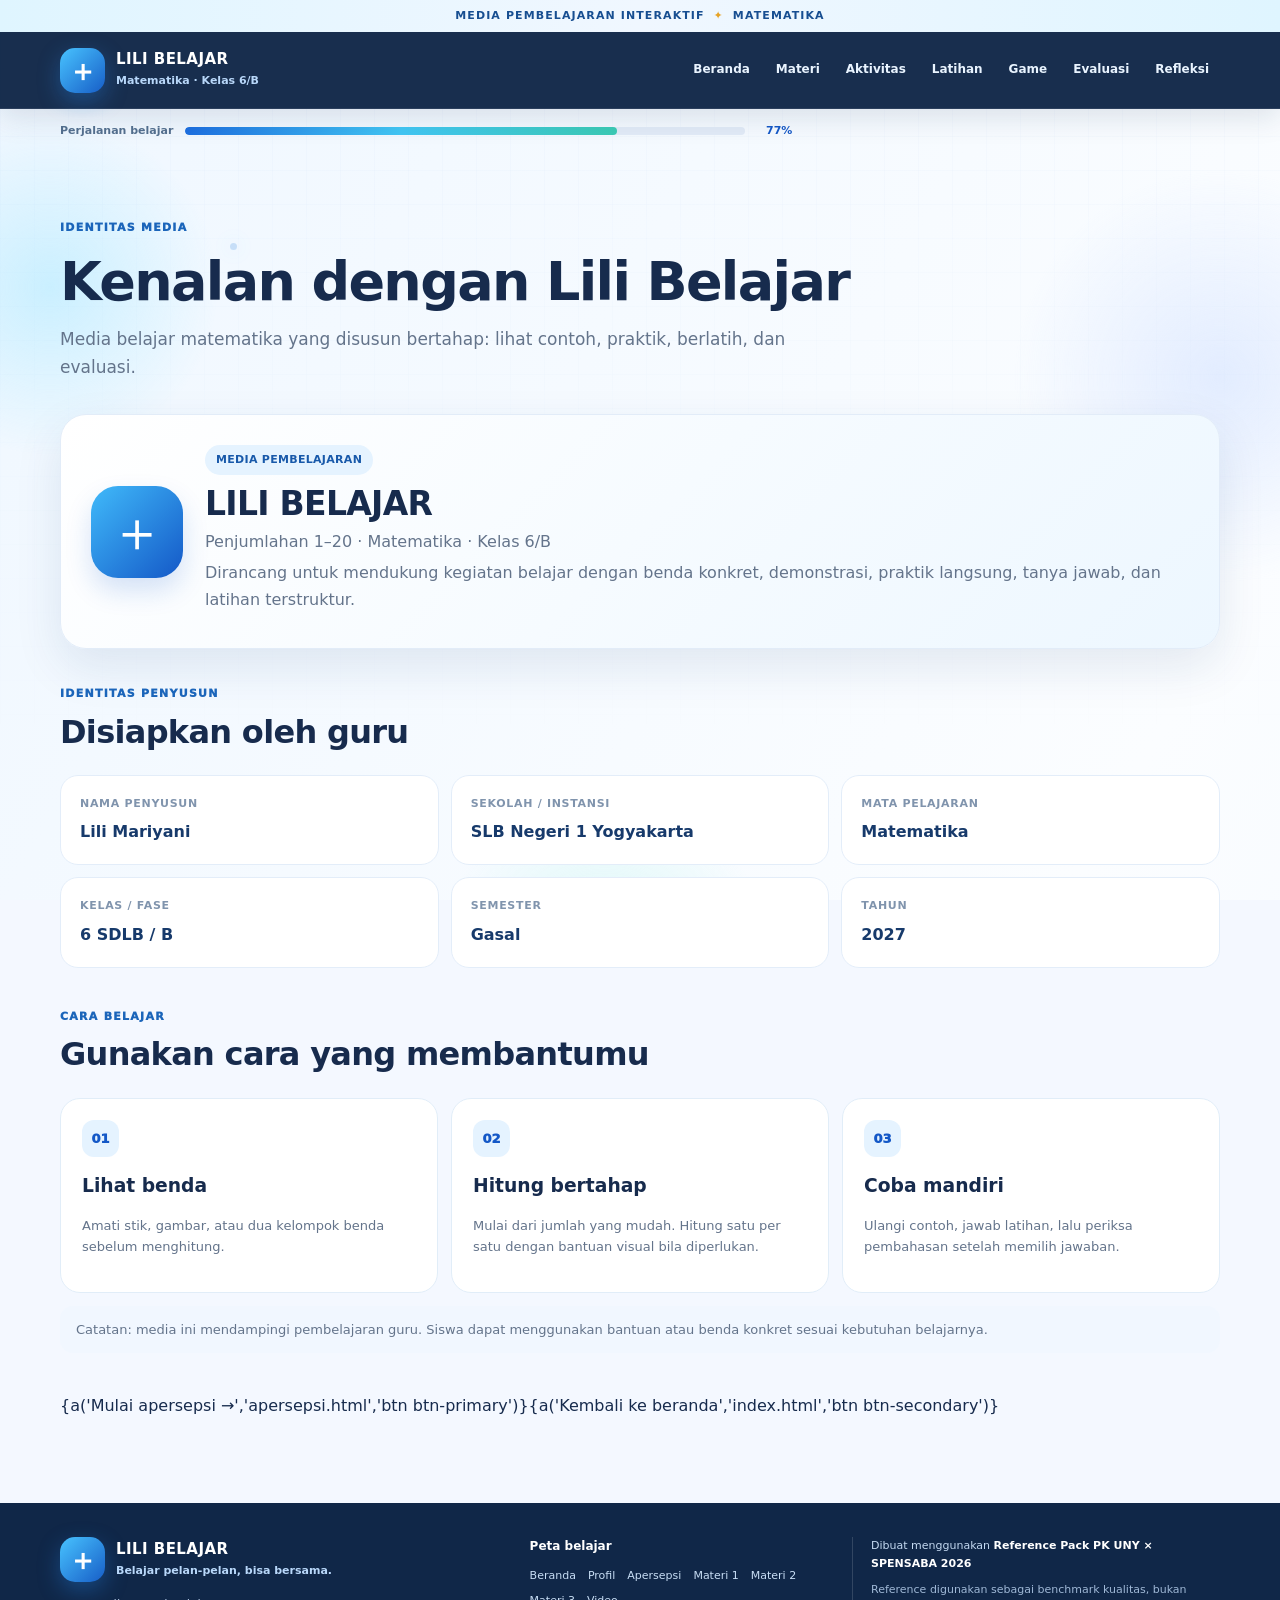
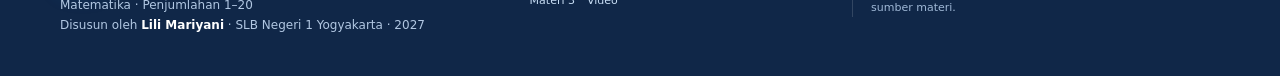
<file: profil.html>
<!doctype html>
<html lang="id" data-site="lili-belajar">
<head>
<meta charset="utf-8"><meta name="viewport" content="width=device-width, initial-scale=1">
<meta name="theme-color" content="#1458c7"><meta name="description" content="Identitas media Lili Belajar dan cara menggunakan website.">
<title>Profil Media | Lili Belajar</title>
<link rel="stylesheet" href="style.css">
<style id="critical-visibility-fallback">.reveal{opacity:1!important;transform:none!important}</style>
</head>
<body data-page="profil">
<div class="ambient" aria-hidden="true"><span class="orb orb-a"></span><span class="orb orb-b"></span><span class="orb orb-c"></span><span class="spark spark-a"></span><span class="spark spark-b"></span></div>
<div class="top-note">MEDIA PEMBELAJARAN INTERAKTIF <span aria-hidden="true">✦</span> MATEMATIKA</div>
<header class="site-header"><div class="wrap header-row">
  <a class="brand" href="index.html" aria-label="Lili Belajar, beranda"><span class="brand-mark" aria-hidden="true">＋</span><span><strong>LILI BELAJAR</strong><small>Matematika · Kelas 6/B</small></span></a>
  <button class="menu-toggle" type="button" aria-expanded="false" aria-controls="mobile-nav" aria-label="Buka menu">☰</button>
  <nav class="nav-links" aria-label="Navigasi utama"><a href="index.html">Beranda</a><a href="materi-1.html">Materi</a><a href="aktivitas.html">Aktivitas</a><a href="latihan.html">Latihan</a><a href="game.html">Game</a><a href="evaluasi.html">Evaluasi</a><a href="refleksi.html">Refleksi</a></nav>
</div><nav class="mobile-nav" id="mobile-nav" aria-label="Semua halaman"><a href="index.html">Beranda</a><a href="profil.html">Profil</a><a href="apersepsi.html">Apersepsi</a><a href="materi-1.html">Materi 1</a><a href="materi-2.html">Materi 2</a><a href="materi-3.html">Materi 3</a><a href="video.html">Video</a><a href="aktivitas.html">Aktivitas</a><a href="latihan.html">Latihan</a><a href="game.html">Game</a><a href="evaluasi.html">Evaluasi</a><a href="refleksi.html">Refleksi</a><a href="selesai.html">Hasil</a></nav></header>
<div class="wrap page-progress" aria-label="Progres perjalanan belajar"><span>Perjalanan belajar</span><div class="progress-track"><span data-progress-fill style="width:0%"></span></div><strong data-progress-text>0%</strong></div>
<noscript><div class="nojs-banner">Mode dasar aktif. Materi dan navigasi tetap tersedia; aktivitas, skor, dan evaluasi interaktif memerlukan JavaScript.</div></noscript>
<main class="wrap main-content" id="konten">
<section class="page-heading reveal"><div class="eyebrow">IDENTITAS MEDIA</div><h1>Kenalan dengan Lili Belajar</h1><p class="lead">Media belajar matematika yang disusun bertahap: lihat contoh, praktik, berlatih, dan evaluasi.</p></section>
<section class="profile-hero panel reveal"><div class="profile-mark" aria-hidden="true">＋</div><div><span class="tag tag-blue">MEDIA PEMBELAJARAN</span><h2>LILI BELAJAR</h2><p>Penjumlahan 1–20 · Matematika · Kelas 6/B</p><p>Dirancang untuk mendukung kegiatan belajar dengan benda konkret, demonstrasi, praktik langsung, tanya jawab, dan latihan terstruktur.</p></div></section>
<section class="section-block reveal"><div class="section-top"><div><div class="eyebrow">IDENTITAS PENYUSUN</div><h2>Disiapkan oleh guru</h2></div></div><div class="detail-grid"><div class="detail-card"><span class="detail-label">Nama penyusun</span><strong>Lili Mariyani</strong></div><div class="detail-card"><span class="detail-label">Sekolah / instansi</span><strong>SLB Negeri 1 Yogyakarta</strong></div><div class="detail-card"><span class="detail-label">Mata pelajaran</span><strong>Matematika</strong></div><div class="detail-card"><span class="detail-label">Kelas / fase</span><strong>6 SDLB / B</strong></div><div class="detail-card"><span class="detail-label">Semester</span><strong>Gasal</strong></div><div class="detail-card"><span class="detail-label">Tahun</span><strong>2027</strong></div></div></section>
<section class="section-block reveal"><div class="section-top"><div><div class="eyebrow">CARA BELAJAR</div><h2>Gunakan cara yang membantumu</h2></div></div><div class="support-grid"><article class="support-card"><span class="support-number">01</span><h3>Lihat benda</h3><p>Amati stik, gambar, atau dua kelompok benda sebelum menghitung.</p></article><article class="support-card"><span class="support-number">02</span><h3>Hitung bertahap</h3><p>Mulai dari jumlah yang mudah. Hitung satu per satu dengan bantuan visual bila diperlukan.</p></article><article class="support-card"><span class="support-number">03</span><h3>Coba mandiri</h3><p>Ulangi contoh, jawab latihan, lalu periksa pembahasan setelah memilih jawaban.</p></article></div><p class="note">Catatan: media ini mendampingi pembelajaran guru. Siswa dapat menggunakan bantuan atau benda konkret sesuai kebutuhan belajarnya.</p></section>
<div class="button-row">{a('Mulai apersepsi →','apersepsi.html','btn btn-primary')}{a('Kembali ke beranda','index.html','btn btn-secondary')}</div>
</main>
<footer class="site-footer"><div class="wrap footer-grid"><div><a class="brand footer-brand" href="index.html"><span class="brand-mark" aria-hidden="true">＋</span><span><strong>LILI BELAJAR</strong><small>Belajar pelan-pelan, bisa bersama.</small></span></a><p class="footer-copy">Matematika · Penjumlahan 1–20<br>Disusun oleh <strong>Lili Mariyani</strong> · SLB Negeri 1 Yogyakarta · 2027</p></div><div><strong class="footer-title">Peta belajar</strong><div class="footer-links"><a href="index.html">Beranda</a><a href="profil.html">Profil</a><a href="apersepsi.html">Apersepsi</a><a href="materi-1.html">Materi 1</a><a href="materi-2.html">Materi 2</a><a href="materi-3.html">Materi 3</a><a href="video.html">Video</a></div></div><div class="footer-credit">Dibuat menggunakan <strong>Reference Pack PK UNY × SPENSABA 2026</strong><br><span>Reference digunakan sebagai benchmark kualitas, bukan sumber materi.</span></div></div></footer>
<script src="bank-soal.js"></script>
<script src="app.js"></script>
</body></html>
</file>
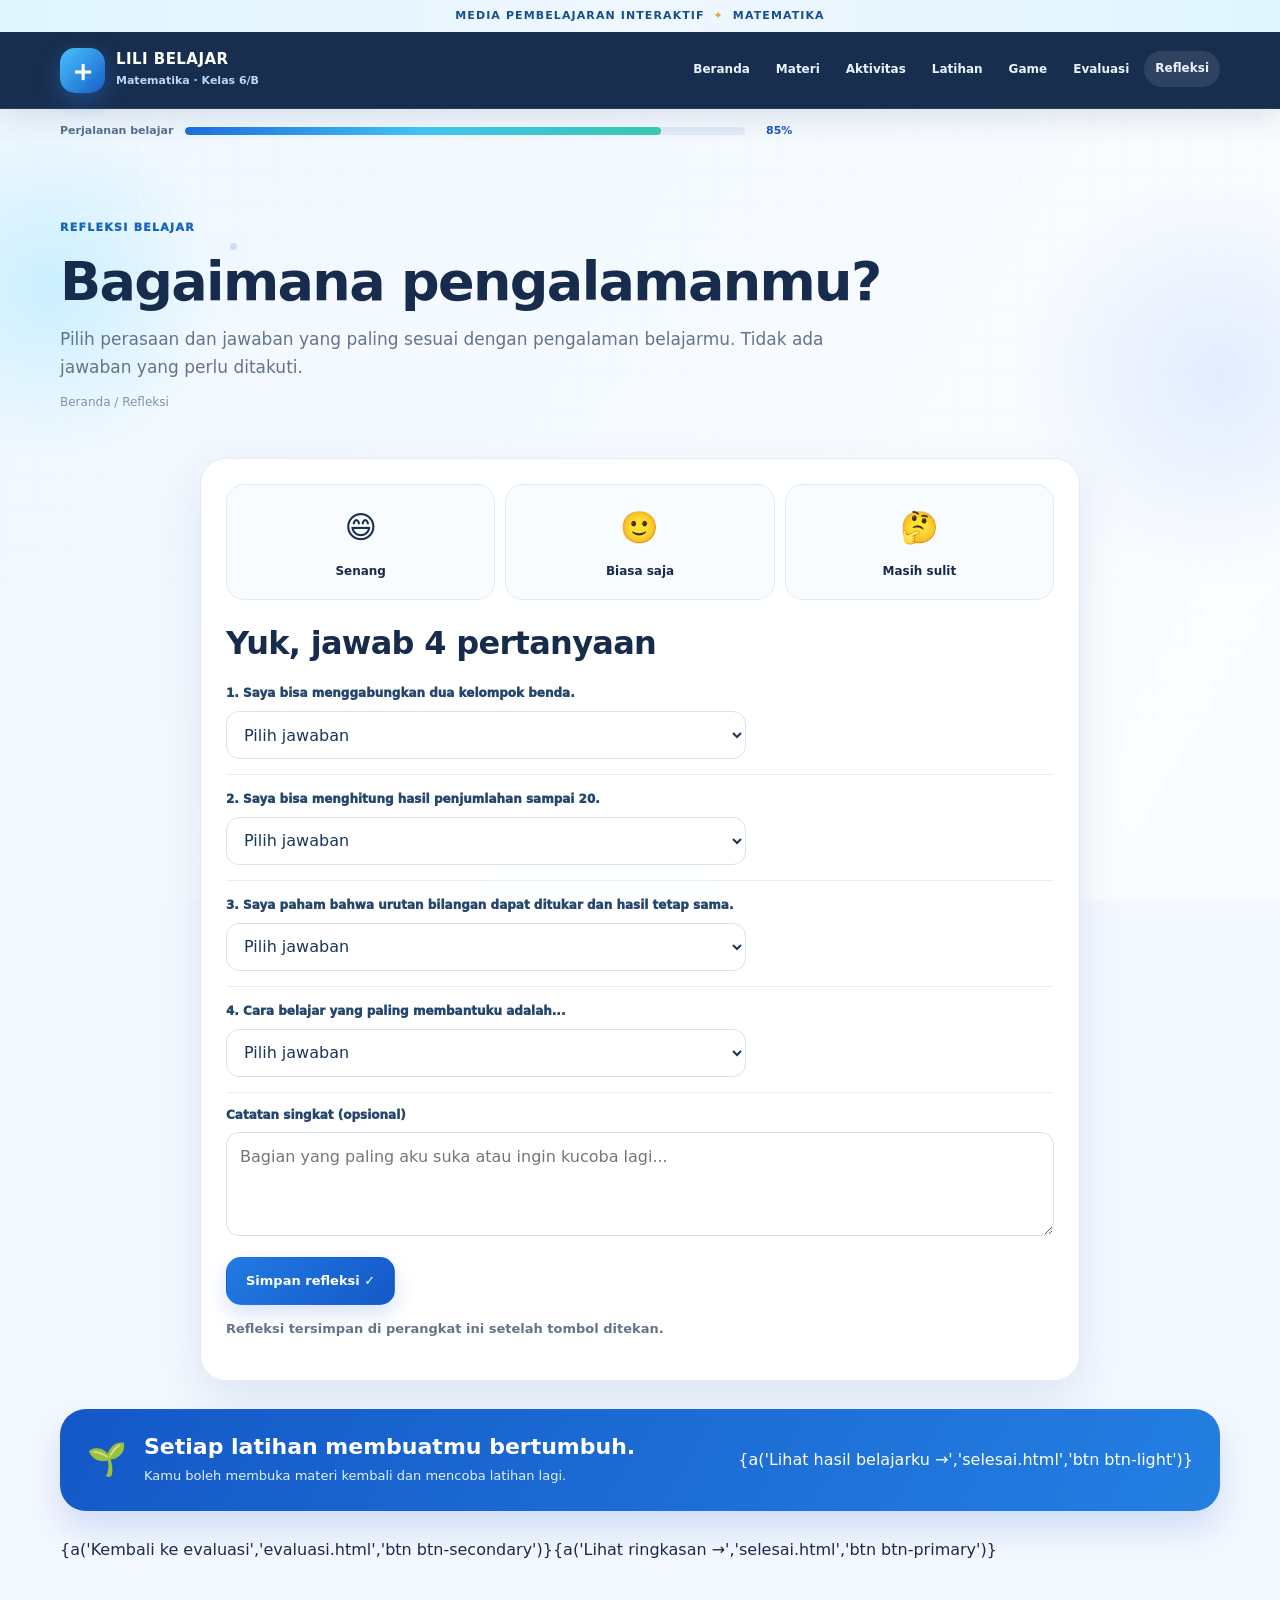
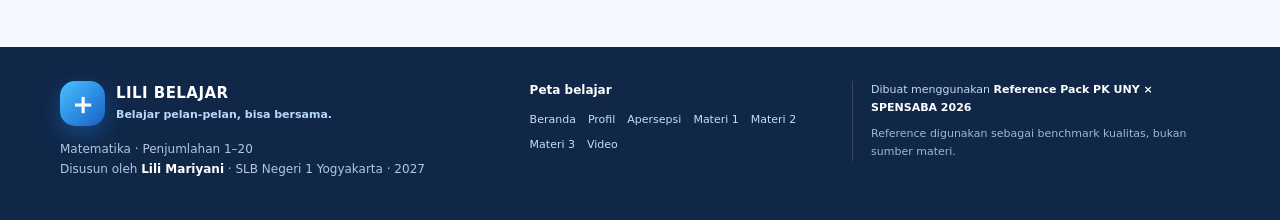
<file: refleksi.html>
<!doctype html>
<html lang="id" data-site="lili-belajar">
<head>
<meta charset="utf-8"><meta name="viewport" content="width=device-width, initial-scale=1">
<meta name="theme-color" content="#1458c7"><meta name="description" content="Empat pertanyaan refleksi dan skala emotikon untuk meninjau pengalaman belajar.">
<title>Refleksi | Lili Belajar</title>
<link rel="stylesheet" href="style.css">
<style id="critical-visibility-fallback">.reveal{opacity:1!important;transform:none!important}</style>
</head>
<body data-page="refleksi">
<div class="ambient" aria-hidden="true"><span class="orb orb-a"></span><span class="orb orb-b"></span><span class="orb orb-c"></span><span class="spark spark-a"></span><span class="spark spark-b"></span></div>
<div class="top-note">MEDIA PEMBELAJARAN INTERAKTIF <span aria-hidden="true">✦</span> MATEMATIKA</div>
<header class="site-header"><div class="wrap header-row">
  <a class="brand" href="index.html" aria-label="Lili Belajar, beranda"><span class="brand-mark" aria-hidden="true">＋</span><span><strong>LILI BELAJAR</strong><small>Matematika · Kelas 6/B</small></span></a>
  <button class="menu-toggle" type="button" aria-expanded="false" aria-controls="mobile-nav" aria-label="Buka menu">☰</button>
  <nav class="nav-links" aria-label="Navigasi utama"><a href="index.html">Beranda</a><a href="materi-1.html">Materi</a><a href="aktivitas.html">Aktivitas</a><a href="latihan.html">Latihan</a><a href="game.html">Game</a><a href="evaluasi.html">Evaluasi</a><a href="refleksi.html">Refleksi</a></nav>
</div><nav class="mobile-nav" id="mobile-nav" aria-label="Semua halaman"><a href="index.html">Beranda</a><a href="profil.html">Profil</a><a href="apersepsi.html">Apersepsi</a><a href="materi-1.html">Materi 1</a><a href="materi-2.html">Materi 2</a><a href="materi-3.html">Materi 3</a><a href="video.html">Video</a><a href="aktivitas.html">Aktivitas</a><a href="latihan.html">Latihan</a><a href="game.html">Game</a><a href="evaluasi.html">Evaluasi</a><a href="refleksi.html">Refleksi</a><a href="selesai.html">Hasil</a></nav></header>
<div class="wrap page-progress" aria-label="Progres perjalanan belajar"><span>Perjalanan belajar</span><div class="progress-track"><span data-progress-fill style="width:0%"></span></div><strong data-progress-text>0%</strong></div>
<noscript><div class="nojs-banner">Mode dasar aktif. Materi dan navigasi tetap tersedia; aktivitas, skor, dan evaluasi interaktif memerlukan JavaScript.</div></noscript>
<main class="wrap main-content" id="konten">
<section class="page-heading reveal"><div class="eyebrow">REFLEKSI BELAJAR</div><h1>Bagaimana pengalamanmu?</h1><p class="lead">Pilih perasaan dan jawaban yang paling sesuai dengan pengalaman belajarmu. Tidak ada jawaban yang perlu ditakuti.</p><p class="breadcrumb">Beranda / Refleksi</p></section>
<form class="panel reflection-panel reveal" id="reflection-form"><div class="reflection-emojis"><label class="mood-choice"><input type="radio" name="mood" value="Senang" required><span>😄</span><strong>Senang</strong></label><label class="mood-choice"><input type="radio" name="mood" value="Biasa saja"><span>🙂</span><strong>Biasa saja</strong></label><label class="mood-choice"><input type="radio" name="mood" value="Masih sulit"><span>🤔</span><strong>Masih sulit</strong></label></div><h2>Yuk, jawab 4 pertanyaan</h2><div class="reflection-question"><label for="reflect-1">1. Saya bisa menggabungkan dua kelompok benda.</label><select id="reflect-1" name="q1" required><option value="">Pilih jawaban</option><option>Saya sudah bisa</option><option>Saya bisa dengan bantuan</option><option>Saya masih perlu berlatih</option></select></div><div class="reflection-question"><label for="reflect-2">2. Saya bisa menghitung hasil penjumlahan sampai 20.</label><select id="reflect-2" name="q2" required><option value="">Pilih jawaban</option><option>Saya sudah bisa</option><option>Saya bisa dengan bantuan</option><option>Saya masih perlu berlatih</option></select></div><div class="reflection-question"><label for="reflect-3">3. Saya paham bahwa urutan bilangan dapat ditukar dan hasil tetap sama.</label><select id="reflect-3" name="q3" required><option value="">Pilih jawaban</option><option>Saya sudah paham</option><option>Saya paham dengan contoh</option><option>Saya masih perlu berlatih</option></select></div><div class="reflection-question"><label for="reflect-4">4. Cara belajar yang paling membantuku adalah...</label><select id="reflect-4" name="q4" required><option value="">Pilih jawaban</option><option>Melihat gambar benda</option><option>Menghitung stik/benda nyata</option><option>Mencoba aktivitas interaktif</option><option>Berlatih bersama guru</option></select></div><div class="field"><label for="reflect-note">Catatan singkat (opsional)</label><textarea id="reflect-note" name="catatan" rows="3" placeholder="Bagian yang paling aku suka atau ingin kucoba lagi..."></textarea></div><button class="btn btn-primary" type="submit">Simpan refleksi ✓</button><p class="feedback-line" id="reflection-feedback" aria-live="polite">Refleksi tersimpan di perangkat ini setelah tombol ditekan.</p></form>
<section class="callout-blue reveal"><div class="callout-symbol">🌱</div><div><h2>Setiap latihan membuatmu bertumbuh.</h2><p>Kamu boleh membuka materi kembali dan mencoba latihan lagi.</p></div>{a('Lihat hasil belajarku →','selesai.html','btn btn-light')}</section>
<div class="page-nav-row">{a('Kembali ke evaluasi','evaluasi.html','btn btn-secondary')}{a('Lihat ringkasan →','selesai.html','btn btn-primary')}</div>
</main>
<footer class="site-footer"><div class="wrap footer-grid"><div><a class="brand footer-brand" href="index.html"><span class="brand-mark" aria-hidden="true">＋</span><span><strong>LILI BELAJAR</strong><small>Belajar pelan-pelan, bisa bersama.</small></span></a><p class="footer-copy">Matematika · Penjumlahan 1–20<br>Disusun oleh <strong>Lili Mariyani</strong> · SLB Negeri 1 Yogyakarta · 2027</p></div><div><strong class="footer-title">Peta belajar</strong><div class="footer-links"><a href="index.html">Beranda</a><a href="profil.html">Profil</a><a href="apersepsi.html">Apersepsi</a><a href="materi-1.html">Materi 1</a><a href="materi-2.html">Materi 2</a><a href="materi-3.html">Materi 3</a><a href="video.html">Video</a></div></div><div class="footer-credit">Dibuat menggunakan <strong>Reference Pack PK UNY × SPENSABA 2026</strong><br><span>Reference digunakan sebagai benchmark kualitas, bukan sumber materi.</span></div></div></footer>
<script src="bank-soal.js"></script>
<script src="app.js"></script>
</body></html>
</file>
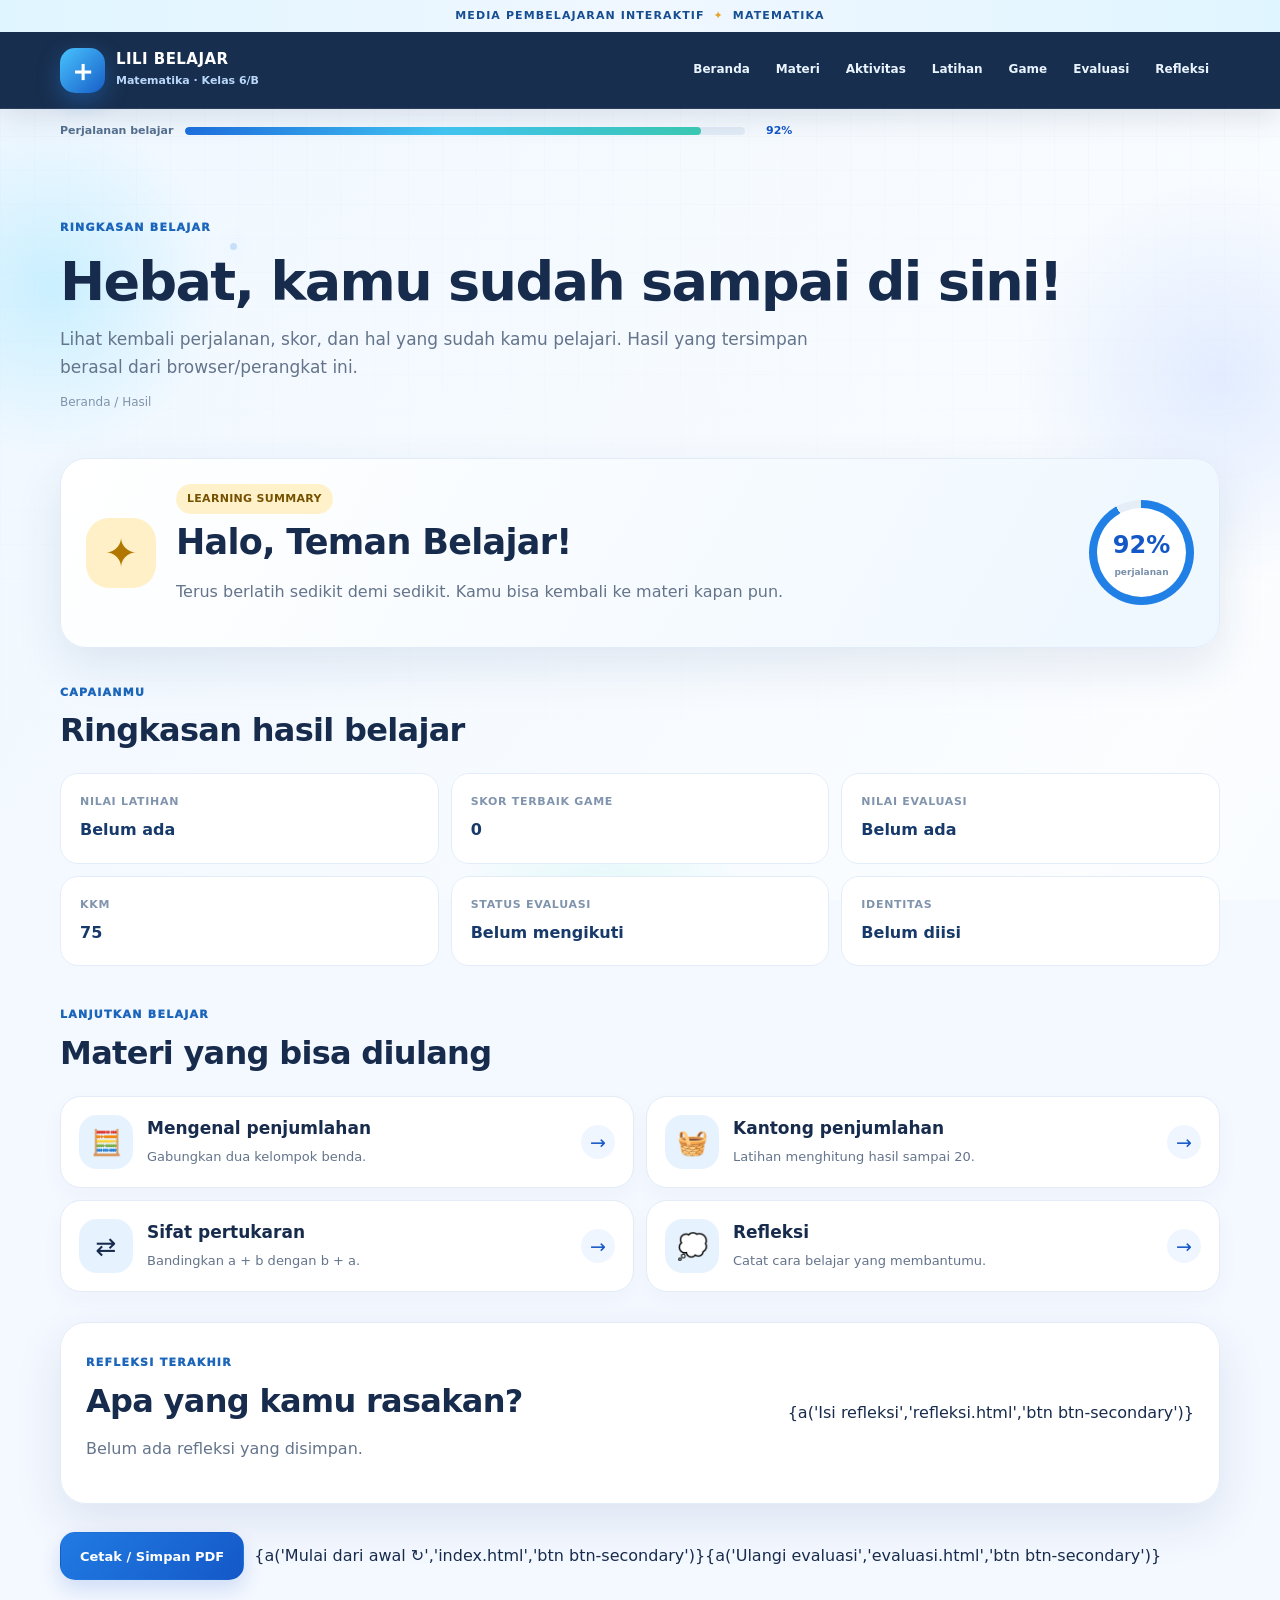
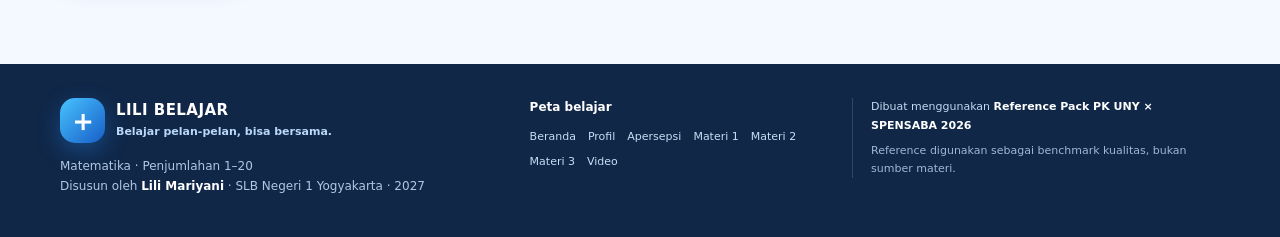
<file: selesai.html>
<!doctype html>
<html lang="id" data-site="lili-belajar">
<head>
<meta charset="utf-8"><meta name="viewport" content="width=device-width, initial-scale=1">
<meta name="theme-color" content="#1458c7"><meta name="description" content="Ringkasan progres, skor latihan, high score game, nilai evaluasi, KKM, dan refleksi.">
<title>Ringkasan Hasil | Lili Belajar</title>
<link rel="stylesheet" href="style.css">
<style id="critical-visibility-fallback">.reveal{opacity:1!important;transform:none!important}</style>
</head>
<body data-page="selesai">
<div class="ambient" aria-hidden="true"><span class="orb orb-a"></span><span class="orb orb-b"></span><span class="orb orb-c"></span><span class="spark spark-a"></span><span class="spark spark-b"></span></div>
<div class="top-note">MEDIA PEMBELAJARAN INTERAKTIF <span aria-hidden="true">✦</span> MATEMATIKA</div>
<header class="site-header"><div class="wrap header-row">
  <a class="brand" href="index.html" aria-label="Lili Belajar, beranda"><span class="brand-mark" aria-hidden="true">＋</span><span><strong>LILI BELAJAR</strong><small>Matematika · Kelas 6/B</small></span></a>
  <button class="menu-toggle" type="button" aria-expanded="false" aria-controls="mobile-nav" aria-label="Buka menu">☰</button>
  <nav class="nav-links" aria-label="Navigasi utama"><a href="index.html">Beranda</a><a href="materi-1.html">Materi</a><a href="aktivitas.html">Aktivitas</a><a href="latihan.html">Latihan</a><a href="game.html">Game</a><a href="evaluasi.html">Evaluasi</a><a href="refleksi.html">Refleksi</a></nav>
</div><nav class="mobile-nav" id="mobile-nav" aria-label="Semua halaman"><a href="index.html">Beranda</a><a href="profil.html">Profil</a><a href="apersepsi.html">Apersepsi</a><a href="materi-1.html">Materi 1</a><a href="materi-2.html">Materi 2</a><a href="materi-3.html">Materi 3</a><a href="video.html">Video</a><a href="aktivitas.html">Aktivitas</a><a href="latihan.html">Latihan</a><a href="game.html">Game</a><a href="evaluasi.html">Evaluasi</a><a href="refleksi.html">Refleksi</a><a href="selesai.html">Hasil</a></nav></header>
<div class="wrap page-progress" aria-label="Progres perjalanan belajar"><span>Perjalanan belajar</span><div class="progress-track"><span data-progress-fill style="width:0%"></span></div><strong data-progress-text>0%</strong></div>
<noscript><div class="nojs-banner">Mode dasar aktif. Materi dan navigasi tetap tersedia; aktivitas, skor, dan evaluasi interaktif memerlukan JavaScript.</div></noscript>
<main class="wrap main-content" id="konten">
<section class="page-heading reveal"><div class="eyebrow">RINGKASAN BELAJAR</div><h1>Hebat, kamu sudah sampai di sini!</h1><p class="lead">Lihat kembali perjalanan, skor, dan hal yang sudah kamu pelajari. Hasil yang tersimpan berasal dari browser/perangkat ini.</p><p class="breadcrumb">Beranda / Hasil</p></section>
<section class="finish-hero panel reveal"><div class="finish-star" aria-hidden="true">✦</div><div><span class="tag tag-yellow">LEARNING SUMMARY</span><h2 id="finish-name">Halo, Teman Belajar!</h2><p id="finish-subtitle">Terus berlatih sedikit demi sedikit. Kamu bisa kembali ke materi kapan pun.</p></div><div class="finish-progress-ring" id="finish-progress-ring"><strong id="finish-progress">0%</strong><span>perjalanan</span></div></section>
<section class="section-block reveal"><div class="section-top"><div><div class="eyebrow">CAPAIANMU</div><h2>Ringkasan hasil belajar</h2></div></div><div class="detail-grid summary-details"><div class="detail-card"><span class="detail-label">Nilai latihan</span><strong id="finish-practice">Belum ada</strong></div><div class="detail-card"><span class="detail-label">Skor terbaik game</span><strong id="finish-game">0</strong></div><div class="detail-card"><span class="detail-label">Nilai evaluasi</span><strong id="finish-eval">Belum ada</strong></div><div class="detail-card"><span class="detail-label">KKM</span><strong>75</strong></div><div class="detail-card"><span class="detail-label">Status evaluasi</span><strong id="finish-status">Belum mengikuti</strong></div><div class="detail-card"><span class="detail-label">Identitas</span><strong id="finish-profile">Belum diisi</strong></div></div></section>
<section class="section-block reveal"><div class="section-top"><div><div class="eyebrow">LANJUTKAN BELAJAR</div><h2>Materi yang bisa diulang</h2></div></div><div class="feature-grid"><a class="feature-card" href="materi-1.html"><span class="feature-icon">🧮</span><div><h3>Mengenal penjumlahan</h3><p>Gabungkan dua kelompok benda.</p></div><span class="arrow-circle">→</span></a><a class="feature-card" href="materi-2.html"><span class="feature-icon">🧺</span><div><h3>Kantong penjumlahan</h3><p>Latihan menghitung hasil sampai 20.</p></div><span class="arrow-circle">→</span></a><a class="feature-card" href="materi-3.html"><span class="feature-icon">⇄</span><div><h3>Sifat pertukaran</h3><p>Bandingkan a + b dengan b + a.</p></div><span class="arrow-circle">→</span></a><a class="feature-card" href="refleksi.html"><span class="feature-icon">💭</span><div><h3>Refleksi</h3><p>Catat cara belajar yang membantumu.</p></div><span class="arrow-circle">→</span></a></div></section>
<section class="panel saved-reflection reveal"><div><span class="eyebrow">REFLEKSI TERAKHIR</span><h2>Apa yang kamu rasakan?</h2><p id="finish-reflection">Belum ada refleksi yang disimpan.</p></div>{a('Isi refleksi','refleksi.html','btn btn-secondary')}</section>
<div class="button-row end-actions"><button class="btn btn-primary" id="finish-print" type="button">Cetak / Simpan PDF</button>{a('Mulai dari awal ↻','index.html','btn btn-secondary')}{a('Ulangi evaluasi','evaluasi.html','btn btn-secondary')}</div>
</main>
<footer class="site-footer"><div class="wrap footer-grid"><div><a class="brand footer-brand" href="index.html"><span class="brand-mark" aria-hidden="true">＋</span><span><strong>LILI BELAJAR</strong><small>Belajar pelan-pelan, bisa bersama.</small></span></a><p class="footer-copy">Matematika · Penjumlahan 1–20<br>Disusun oleh <strong>Lili Mariyani</strong> · SLB Negeri 1 Yogyakarta · 2027</p></div><div><strong class="footer-title">Peta belajar</strong><div class="footer-links"><a href="index.html">Beranda</a><a href="profil.html">Profil</a><a href="apersepsi.html">Apersepsi</a><a href="materi-1.html">Materi 1</a><a href="materi-2.html">Materi 2</a><a href="materi-3.html">Materi 3</a><a href="video.html">Video</a></div></div><div class="footer-credit">Dibuat menggunakan <strong>Reference Pack PK UNY × SPENSABA 2026</strong><br><span>Reference digunakan sebagai benchmark kualitas, bukan sumber materi.</span></div></div></footer>
<script src="bank-soal.js"></script>
<script src="app.js"></script>
</body></html>
</file>
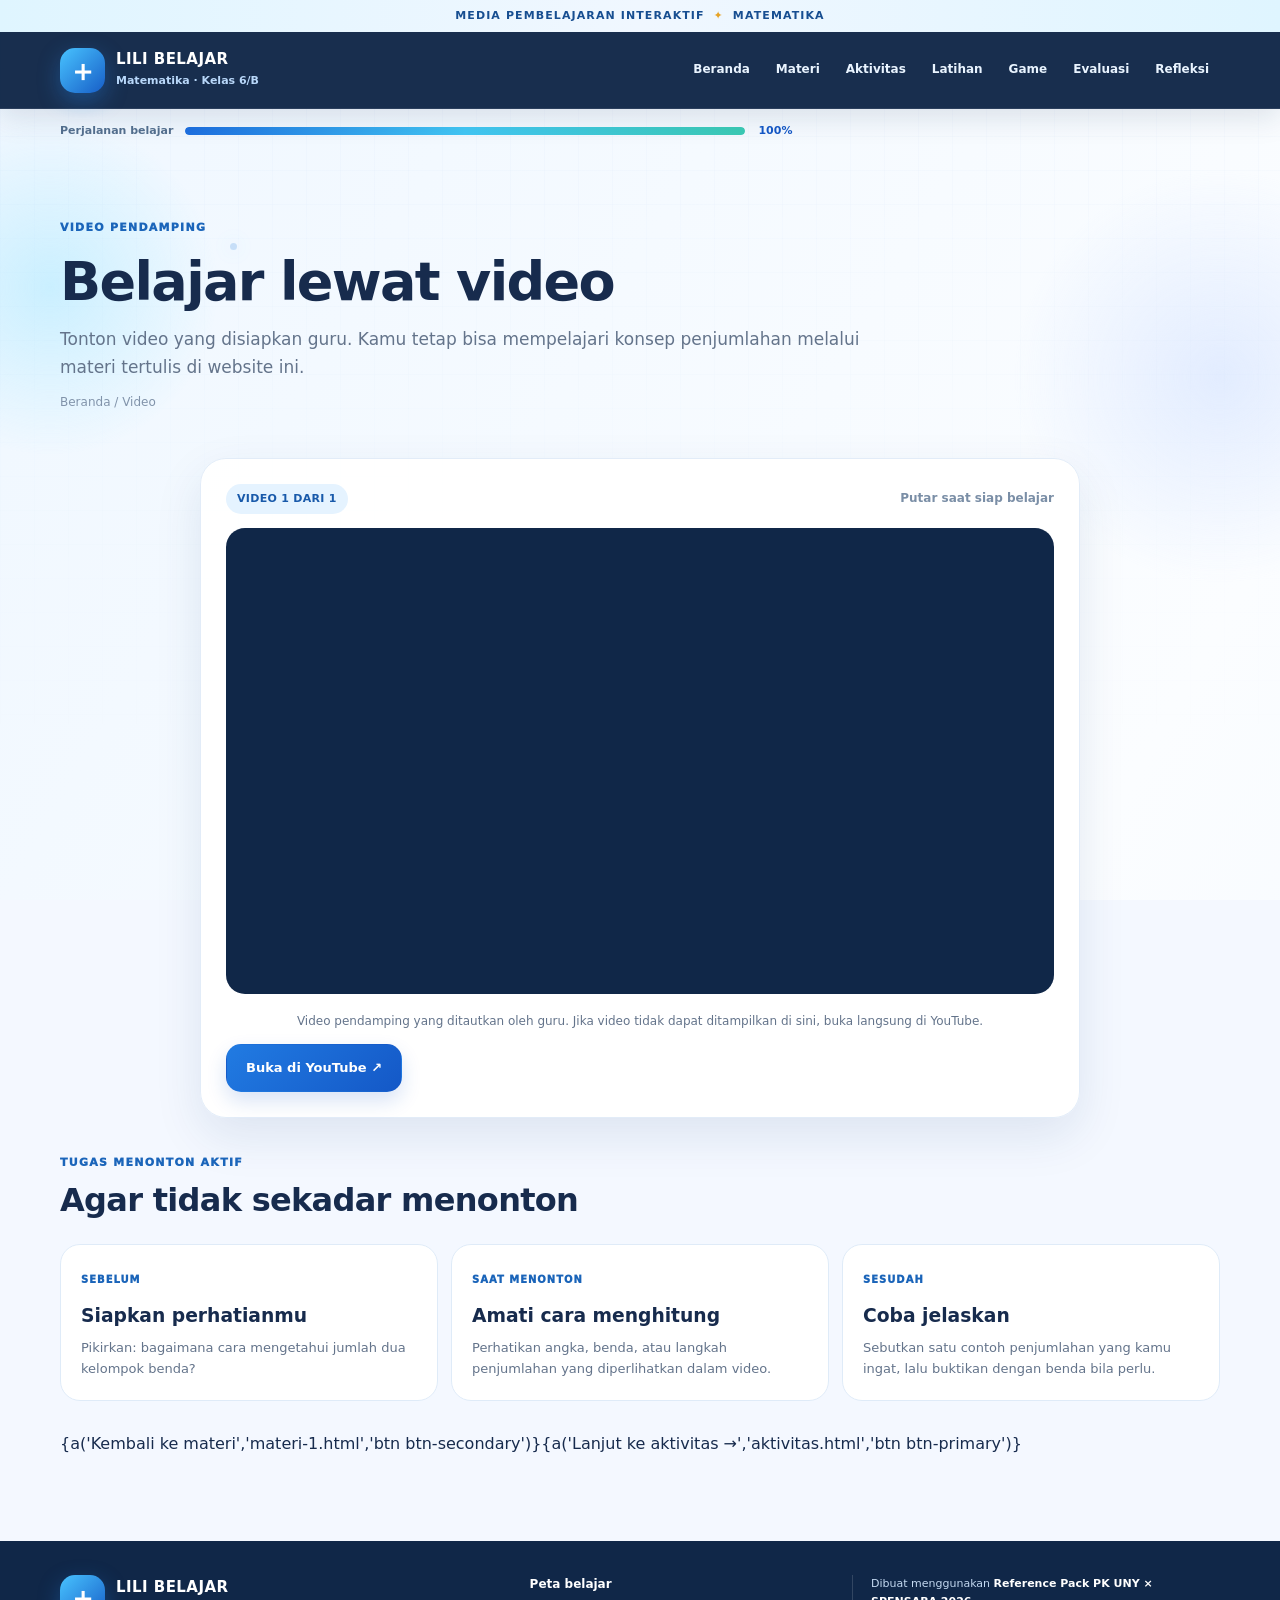
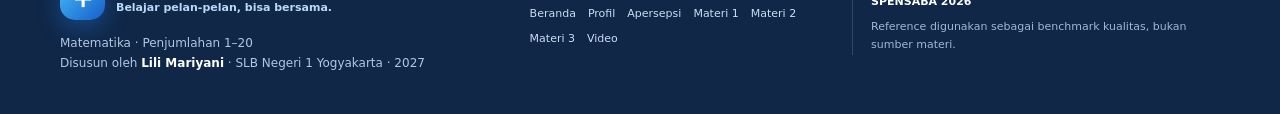
<file: video.html>
<!doctype html>
<html lang="id" data-site="lili-belajar">
<head>
<meta charset="utf-8"><meta name="viewport" content="width=device-width, initial-scale=1">
<meta name="theme-color" content="#1458c7"><meta name="description" content="Satu video YouTube pendamping penjumlahan dengan pertanyaan sebelum dan setelah menonton.">
<title>Video Pendamping | Lili Belajar</title>
<link rel="stylesheet" href="style.css">
<style id="critical-visibility-fallback">.reveal{opacity:1!important;transform:none!important}</style>
</head>
<body data-page="video">
<div class="ambient" aria-hidden="true"><span class="orb orb-a"></span><span class="orb orb-b"></span><span class="orb orb-c"></span><span class="spark spark-a"></span><span class="spark spark-b"></span></div>
<div class="top-note">MEDIA PEMBELAJARAN INTERAKTIF <span aria-hidden="true">✦</span> MATEMATIKA</div>
<header class="site-header"><div class="wrap header-row">
  <a class="brand" href="index.html" aria-label="Lili Belajar, beranda"><span class="brand-mark" aria-hidden="true">＋</span><span><strong>LILI BELAJAR</strong><small>Matematika · Kelas 6/B</small></span></a>
  <button class="menu-toggle" type="button" aria-expanded="false" aria-controls="mobile-nav" aria-label="Buka menu">☰</button>
  <nav class="nav-links" aria-label="Navigasi utama"><a href="index.html">Beranda</a><a href="materi-1.html">Materi</a><a href="aktivitas.html">Aktivitas</a><a href="latihan.html">Latihan</a><a href="game.html">Game</a><a href="evaluasi.html">Evaluasi</a><a href="refleksi.html">Refleksi</a></nav>
</div><nav class="mobile-nav" id="mobile-nav" aria-label="Semua halaman"><a href="index.html">Beranda</a><a href="profil.html">Profil</a><a href="apersepsi.html">Apersepsi</a><a href="materi-1.html">Materi 1</a><a href="materi-2.html">Materi 2</a><a href="materi-3.html">Materi 3</a><a href="video.html">Video</a><a href="aktivitas.html">Aktivitas</a><a href="latihan.html">Latihan</a><a href="game.html">Game</a><a href="evaluasi.html">Evaluasi</a><a href="refleksi.html">Refleksi</a><a href="selesai.html">Hasil</a></nav></header>
<div class="wrap page-progress" aria-label="Progres perjalanan belajar"><span>Perjalanan belajar</span><div class="progress-track"><span data-progress-fill style="width:0%"></span></div><strong data-progress-text>0%</strong></div>
<noscript><div class="nojs-banner">Mode dasar aktif. Materi dan navigasi tetap tersedia; aktivitas, skor, dan evaluasi interaktif memerlukan JavaScript.</div></noscript>
<main class="wrap main-content" id="konten">
<section class="page-heading reveal"><div class="eyebrow">VIDEO PENDAMPING</div><h1>Belajar lewat video</h1><p class="lead">Tonton video yang disiapkan guru. Kamu tetap bisa mempelajari konsep penjumlahan melalui materi tertulis di website ini.</p><p class="breadcrumb">Beranda / Video</p></section>
<section class="panel video-panel reveal"><div class="video-top"><span class="tag tag-blue">VIDEO 1 DARI 1</span><span class="video-duration-note">Putar saat siap belajar</span></div><div class="video-frame"><iframe src="https://www.youtube-nocookie.com/embed/HOrUV2UsxTk" title="Video pendamping pembelajaran penjumlahan" loading="lazy" referrerpolicy="strict-origin-when-cross-origin" allow="accelerometer; clipboard-write; encrypted-media; gyroscope; picture-in-picture; web-share" allowfullscreen></iframe></div><p class="caption">Video pendamping yang ditautkan oleh guru. Jika video tidak dapat ditampilkan di sini, buka langsung di YouTube.</p><a class="btn btn-primary" href="https://youtu.be/HOrUV2UsxTk?si=TQGuowqIWmsWIGhB" target="_blank" rel="noopener noreferrer">Buka di YouTube ↗</a></section>
<section class="section-block reveal"><div class="section-top"><div><div class="eyebrow">TUGAS MENONTON AKTIF</div><h2>Agar tidak sekadar menonton</h2></div></div><div class="watch-grid"><article class="watch-card"><span>SEBELUM</span><h3>Siapkan perhatianmu</h3><p>Pikirkan: bagaimana cara mengetahui jumlah dua kelompok benda?</p></article><article class="watch-card"><span>SAAT MENONTON</span><h3>Amati cara menghitung</h3><p>Perhatikan angka, benda, atau langkah penjumlahan yang diperlihatkan dalam video.</p></article><article class="watch-card"><span>SESUDAH</span><h3>Coba jelaskan</h3><p>Sebutkan satu contoh penjumlahan yang kamu ingat, lalu buktikan dengan benda bila perlu.</p></article></div></section>
<div class="page-nav-row">{a('Kembali ke materi','materi-1.html','btn btn-secondary')}{a('Lanjut ke aktivitas →','aktivitas.html','btn btn-primary')}</div>
</main>
<footer class="site-footer"><div class="wrap footer-grid"><div><a class="brand footer-brand" href="index.html"><span class="brand-mark" aria-hidden="true">＋</span><span><strong>LILI BELAJAR</strong><small>Belajar pelan-pelan, bisa bersama.</small></span></a><p class="footer-copy">Matematika · Penjumlahan 1–20<br>Disusun oleh <strong>Lili Mariyani</strong> · SLB Negeri 1 Yogyakarta · 2027</p></div><div><strong class="footer-title">Peta belajar</strong><div class="footer-links"><a href="index.html">Beranda</a><a href="profil.html">Profil</a><a href="apersepsi.html">Apersepsi</a><a href="materi-1.html">Materi 1</a><a href="materi-2.html">Materi 2</a><a href="materi-3.html">Materi 3</a><a href="video.html">Video</a></div></div><div class="footer-credit">Dibuat menggunakan <strong>Reference Pack PK UNY × SPENSABA 2026</strong><br><span>Reference digunakan sebagai benchmark kualitas, bukan sumber materi.</span></div></div></footer>
<script src="bank-soal.js"></script>
<script src="app.js"></script>
</body></html>
</file>
<file: style.css>
/* LILI BELAJAR — responsive blue learning design */
:root{--blue:#1458c7;--blue2:#2478e8;--navy:#102748;--ink:#172b4d;--muted:#64748b;--paper:#f4f8ff;--white:#fff;--sky:#dbf3ff;--line:#dce8f6;--yellow:#ffd166;--yellow-deep:#f3aa2f;--teal:#20b9ae;--green:#1e9b69;--red:#d94b5b;--shadow:0 18px 48px rgba(17,63,122,.10);--radius:26px}
*{box-sizing:border-box}html{scroll-behavior:smooth}body{margin:0;min-width:320px;background:#f4f8ff;color:var(--ink);font-family:Inter,ui-sans-serif,system-ui,-apple-system,"Segoe UI",Arial,sans-serif;line-height:1.65;overflow-x:hidden}a{color:inherit;text-decoration:none}button,input,textarea,select{font:inherit}button,a,select{touch-action:manipulation}button{cursor:pointer}button:focus-visible,a:focus-visible,input:focus-visible,select:focus-visible,textarea:focus-visible{outline:3px solid #45b6ff;outline-offset:3px}.wrap{width:min(1160px,92vw);margin-inline:auto}.main-content{min-height:55vh;padding:22px 0 54px}.hidden{display:none!important}.ambient{position:fixed;inset:0;z-index:-5;overflow:hidden;pointer-events:none;background:linear-gradient(120deg,#eff7ff,#fbfdff 40%,#edf5ff 76%,#f8f4ff);background-size:220% 220%;animation:ambient-shift 22s ease-in-out infinite}.ambient:before{content:"";position:absolute;inset:0;background-image:linear-gradient(rgba(20,88,199,.035) 1px,transparent 1px),linear-gradient(90deg,rgba(20,88,199,.035) 1px,transparent 1px);background-size:34px 34px;mask-image:linear-gradient(#0008,transparent 90%);animation:grid-drift 35s linear infinite}.orb{position:absolute;border-radius:50%;filter:blur(2px);opacity:.45}.orb-a{width:340px;height:340px;left:-120px;top:13%;background:radial-gradient(circle,#9be5ff,transparent 70%);animation:orb-a 15s ease-in-out infinite alternate}.orb-b{width:430px;height:430px;right:-155px;top:18%;background:radial-gradient(circle,#c6d9ff,transparent 68%);animation:orb-b 18s ease-in-out infinite alternate}.orb-c{width:340px;height:340px;left:34%;bottom:-230px;background:radial-gradient(circle,#b4f4ec,transparent 69%);animation:orb-c 19s ease-in-out infinite alternate}.spark{position:absolute;width:7px;height:7px;border-radius:50%;background:#5a9fe8;opacity:.28;box-shadow:0 0 20px #45b6ff}.spark-a{left:18%;top:27%;animation:spark 8s ease-in-out infinite}.spark-b{right:21%;top:62%;animation:spark 10s ease-in-out infinite reverse}
@keyframes ambient-shift{50%{background-position:100% 50%}}@keyframes grid-drift{to{transform:translate(34px,34px)}}@keyframes orb-a{to{transform:translate(70px,45px) scale(1.1)}}@keyframes orb-b{to{transform:translate(-65px,45px) scale(.95)}}@keyframes orb-c{to{transform:translate(35px,-65px) scale(1.08)}}@keyframes spark{50%{transform:translateY(-35px) scale(1.5);opacity:.65}}
.top-note{position:relative;z-index:91;text-align:center;padding:7px 12px;background:linear-gradient(90deg,#dff5ff,#f0f7ff,#dff5ff);color:#174e91;font-size:11px;font-weight:900;letter-spacing:1.1px}.top-note span{color:#e6a326;margin:0 4px}.site-header{position:sticky;top:0;z-index:80;background:rgba(12,35,69,.95);backdrop-filter:blur(14px);box-shadow:0 8px 30px #10274820;border-bottom:1px solid #ffffff15}.header-row{display:flex;align-items:center;justify-content:space-between;gap:18px;min-height:76px}.brand{display:flex;align-items:center;gap:11px;flex-shrink:0;color:#fff}.brand-mark{display:grid;place-items:center;width:45px;height:45px;border-radius:15px;background:linear-gradient(135deg,#48c3ff,#175ec7);box-shadow:0 8px 22px #2486e85c;color:#fff;font-size:29px;font-weight:800}.brand strong{display:block;font-size:15px;letter-spacing:.45px;line-height:1.25}.brand small{display:block;color:#b9d8fa;font-size:11px;font-weight:650;margin-top:3px}.nav-links{display:flex;align-items:center;justify-content:flex-end;gap:4px;flex-wrap:wrap}.nav-links a,.mobile-nav a{display:inline-flex;align-items:center;justify-content:center;color:#e9f4ff;font-size:12px;font-weight:800;padding:8px 11px;border-radius:999px;transition:background .2s,transform .2s}.nav-links a:hover,.nav-links a.active,.mobile-nav a:hover,.mobile-nav a.active{background:#ffffff19;transform:translateY(-1px)}.menu-toggle{display:none;border:1px solid #ffffff35;color:#fff;background:#ffffff12;width:46px;height:46px;border-radius:14px;font-size:23px}.mobile-nav{display:none}.page-progress{display:flex;align-items:center;gap:12px;padding:13px 0 7px;font-size:11px;font-weight:800;color:#54708f}.page-progress .progress-track{flex:1;max-width:560px}.page-progress strong{min-width:35px;text-align:right;color:var(--blue)}.progress-track{height:8px;border-radius:99px;background:#e2ebf7;overflow:hidden}.progress-track span{display:block;height:100%;background:linear-gradient(90deg,#1d6fe0,#42c7f4,#3bcbb4);border-radius:99px;transition:width .6s ease}.nojs-banner{background:#fff3c4;color:#664e00;text-align:center;padding:10px 14px;font-size:13px;font-weight:800;border-bottom:1px solid #f2d66c;position:relative;z-index:100}
/* progressive enhancement: visible first; JS adds js-ready only after boot succeeds */.reveal{opacity:1;transform:none;transition:opacity .65s ease,transform .65s ease}.js-ready .reveal{opacity:0;transform:translateY(18px)}.js-ready .reveal.visible,.js-fallback .reveal{opacity:1;transform:none}.section-block,.panel,.activity-card,.page-heading{margin-top:26px}.page-heading{padding:18px 0 7px}.eyebrow{display:inline-flex;align-items:center;gap:7px;color:#1b65ba;font-size:11px;font-weight:950;letter-spacing:1.25px;text-transform:uppercase}.eyebrow-dot{width:8px;height:8px;background:var(--teal);border-radius:50%;box-shadow:0 0 0 5px #20b9ae20}.page-heading h1{font-size:clamp(34px,5vw,54px);letter-spacing:-1.65px;line-height:1.12;margin:12px 0 13px}.page-heading .lead{font-size:17px;line-height:1.65;color:var(--muted);max-width:800px;margin:0}.breadcrumb{font-size:12px;color:#8193aa;margin-top:12px}.text-gradient{background:linear-gradient(100deg,#79dbff,#ffffff 70%);-webkit-background-clip:text;background-clip:text;color:transparent}.hero-grid{display:grid;grid-template-columns:1.05fr .95fr;align-items:center;gap:28px;padding:28px 0 22px}.hero-copy{padding:28px 0}.hero-copy .eyebrow{color:#dceeff}.hero-copy h1{font-size:clamp(39px,5.4vw,68px);line-height:1.04;letter-spacing:-2.7px;color:#fff;margin:18px 0}.hero-lead{max-width:580px;font-size:17px;line-height:1.75;color:#deedff}.hero-grid{position:relative}.hero-copy{position:relative;isolation:isolate;padding:38px 35px;background:linear-gradient(135deg,#102748 0%,#10488e 54%,#1d7fe0 100%);border-radius:34px;overflow:hidden;box-shadow:0 24px 55px #0e44812c}.hero-copy:after{content:"";position:absolute;z-index:-1;width:300px;height:300px;right:-135px;top:-180px;border-radius:50%;background:radial-gradient(circle,#5bd4ff70,transparent 69%);animation:orb-a 9s ease-in-out infinite alternate}.tag-row,.button-row,.hero-meta{display:flex;gap:10px;align-items:center;flex-wrap:wrap}.tag{display:inline-flex;align-items:center;border-radius:999px;padding:6px 11px;font-size:11px;font-weight:900;letter-spacing:.3px}.tag-blue{background:#e5f3ff;color:#1859aa}.tag-yellow{background:#fff2cb;color:#765200}.tag-white{background:#ffffff19;color:#fff;border:1px solid #ffffff35}.button-row{margin-top:23px}.btn{display:inline-flex;justify-content:center;align-items:center;gap:8px;min-height:48px;padding:12px 19px;border-radius:15px;font-size:13px;font-weight:900;border:1px solid transparent;transition:transform .18s,box-shadow .18s,background .18s;cursor:pointer;text-decoration:none}.btn:hover{transform:translateY(-2px);box-shadow:0 9px 18px #10274815}.btn-primary{background:linear-gradient(135deg,#217be2,#1458c7);color:#fff;box-shadow:0 9px 20px #1458c72a}.btn-secondary{background:#fff;color:#1855a0;border-color:#d7e6f7}.btn-glass{color:#fff;background:#ffffff12;border-color:#ffffff45}.btn-light{background:#fff;color:#174f96}.hero-meta{font-size:11px;font-weight:700;color:#d2e8ff;margin-top:22px;gap:16px}.hero-art{position:relative;display:flex;align-items:center;justify-content:center;min-height:355px;border-radius:34px;background:linear-gradient(135deg,#eaf7ffdd,#ffffffdd);border:1px solid #fff;box-shadow:var(--shadow);overflow:hidden}.hero-svg{width:min(100%,470px);height:auto;position:relative;z-index:1;filter:drop-shadow(0 14px 16px #10407818)}.art-orbit{position:absolute;border:1px dashed #74bff1a6;border-radius:50%;animation:orbit-spin 28s linear infinite}.orbit-one{width:310px;height:310px}.orbit-two{width:245px;height:245px;animation-direction:reverse}@keyframes orbit-spin{to{transform:rotate(360deg)}}.art-label{position:absolute;z-index:2;padding:7px 12px;background:#fff;border:1px solid #dceeff;border-radius:999px;box-shadow:0 8px 20px #174e9015;color:#1657a7;font-size:11px;font-weight:900}.label-top{left:8%;top:16%}.label-bottom{right:7%;bottom:18%}.fig-caption{position:absolute;bottom:6px;left:16px;right:16px;text-align:center;font-size:10px;color:#7287a1}.summary-strip{display:grid;grid-template-columns:repeat(3,1fr);gap:12px;padding:16px;background:#ffffffd9;border:1px solid #fff;border-radius:22px;box-shadow:0 10px 32px #174e9010}.summary-strip>div{display:flex;align-items:center;gap:12px;justify-content:center}.summary-icon{display:grid;place-items:center;width:44px;height:44px;border-radius:15px;background:#e5f3ff;color:#155bb4;font-size:25px;font-weight:950}.summary-yellow{background:#fff3d0;color:#a26b00}.summary-teal{background:#dffaf5;color:#087e73}.summary-strip strong,.summary-strip span:not(.summary-icon){display:block}.summary-strip strong{font-size:13px}.summary-strip div div span{font-size:11px;color:var(--muted)}.section-block{padding:4px 0}.section-top{display:flex;align-items:end;justify-content:space-between;gap:16px;margin-bottom:17px}.section-top h2,.panel h2,.activity-card h2{font-size:clamp(24px,3.3vw,32px);line-height:1.2;letter-spacing:-.7px;margin:7px 0}.section-sub{color:var(--muted);margin:7px 0 0;max-width:680px;font-size:14px}.mini-badge{display:inline-flex;align-items:center;white-space:nowrap;border-radius:999px;background:#e9f4ff;color:#1556a0;padding:7px 12px;font-size:11px;font-weight:900}.journey-grid{display:grid;grid-template-columns:repeat(3,1fr);gap:15px}.journey-card{position:relative;overflow:hidden;background:#fff;border:1px solid #e4edf8;border-radius:23px;padding:22px;box-shadow:0 12px 30px #174e900a;transition:transform .22s,box-shadow .22s}.journey-card:hover{transform:translateY(-4px);box-shadow:var(--shadow)}.journey-step{position:absolute;right:17px;top:14px;font-size:12px;letter-spacing:1px;color:#9caec3;font-weight:950}.journey-emoji{display:grid;place-items:center;width:55px;height:55px;border-radius:18px;font-size:26px;margin-bottom:17px}.emoji-blue{background:#e5f3ff}.emoji-yellow{background:#fff2cc}.emoji-teal{background:#dcfaf4}.journey-card h3,.feature-card h3{margin:0 0 7px;font-size:17px;line-height:1.35}.journey-card p,.feature-card p{color:var(--muted);font-size:13px;line-height:1.65;margin:0 0 18px}.card-link{display:flex;justify-content:space-between;align-items:center;border-top:1px solid #edf2f8;padding-top:12px;color:#1458c7;font-size:12px;font-weight:900}.card-link b{font-size:17px}.feature-grid{display:grid;grid-template-columns:repeat(2,1fr);gap:12px}.feature-card{display:flex;align-items:center;gap:14px;background:#fff;border:1px solid #e2ebf6;border-radius:21px;padding:18px;box-shadow:0 9px 24px #174e9008;transition:transform .2s}.feature-card:hover{transform:translateY(-3px)}.feature-icon{display:grid;place-items:center;width:54px;height:54px;flex-shrink:0;border-radius:18px;background:#e6f3ff;font-size:25px}.feature-card>div{flex:1}.feature-card p{margin:0}.arrow-circle{display:grid;place-items:center;width:34px;height:34px;flex-shrink:0;border-radius:50%;background:#f0f6ff;color:#1458c7;font-size:19px}.callout-blue{display:flex;align-items:center;gap:17px;padding:24px 27px;margin:28px 0 15px;border-radius:26px;background:linear-gradient(120deg,#1458c7,#247fe1);color:#fff;box-shadow:0 18px 35px #1458c72a}.callout-blue>div:nth-child(2){flex:1}.callout-symbol{font-size:32px}.callout-blue h2{font-size:22px;line-height:1.25;margin:0 0 5px}.callout-blue p{font-size:13px;color:#e2f0ff;margin:0}.home-secondary-links{display:flex;flex-wrap:wrap;align-items:center;gap:10px;margin-top:23px;color:var(--muted);font-size:12px}.home-secondary-links a{color:#1558a8;font-weight:800;text-decoration:underline;text-underline-offset:3px}
/* common panels and content cards */.panel,.visual-panel,.activity-card,.quiz-panel,.eval-session,.eval-results{background:#ffffffed;border:1px solid #e2ecf8;border-radius:var(--radius);padding:25px;box-shadow:var(--shadow)}.panel p{color:var(--muted)}.profile-hero{display:flex;align-items:center;gap:22px;padding:30px;background:linear-gradient(135deg,#fff,#edf7ff)}.profile-mark{width:92px;height:92px;display:grid;place-items:center;flex-shrink:0;border-radius:27px;background:linear-gradient(135deg,#40bafa,#1458c7);color:#fff;font-size:56px;box-shadow:0 13px 26px #1458c72b}.profile-hero h2{font-size:33px;margin:9px 0 2px}.profile-hero p{margin:5px 0}.detail-grid{display:grid;grid-template-columns:repeat(3,1fr);gap:12px}.detail-card{display:flex;flex-direction:column;gap:6px;padding:19px;border:1px solid #e3edf9;background:#fff;border-radius:18px}.detail-label{font-size:11px;text-transform:uppercase;letter-spacing:.7px;color:#8094ad;font-weight:900}.detail-card strong{font-size:16px;color:#173a6b}.support-grid{display:grid;grid-template-columns:repeat(3,1fr);gap:13px}.support-card{padding:21px;border-radius:20px;border:1px solid #e1edf8;background:#fff}.support-number{display:grid;place-items:center;width:37px;height:37px;border-radius:12px;background:#e5f3ff;color:#1458c7;font-size:13px;font-weight:950}.support-card h3{margin:14px 0 5px}.support-card p,.note{font-size:13px;color:var(--muted)}.note{padding:13px 16px;background:#f1f7ff;border-radius:13px}.warmup-panel{display:flex;align-items:center;gap:19px}.warmup-panel h2{margin-top:0}.warmup-panel p{margin:0}.warmup-number,.activity-index{display:grid;place-items:center;flex-shrink:0;width:54px;height:54px;border-radius:18px;background:#dff2ff;color:#1458c7;font-size:21px;font-weight:950}.visual-panel{margin:20px 0;padding:25px;background:linear-gradient(135deg,#f9fcff,#eef7ff);box-shadow:none}.visual-panel figcaption,.caption{font-size:12px;color:#7186a0;text-align:center;margin-top:18px}.equation-visual{display:flex;align-items:center;justify-content:center;gap:14px;flex-wrap:wrap}.group-card{min-width:130px;max-width:230px;display:flex;flex-direction:column;align-items:center;justify-content:center;gap:10px;padding:17px 14px;border-radius:20px;border:1px solid #dce9f8;background:#fff;text-align:center}.group-label{font-size:11px;color:#6f8198;font-weight:850}.group-card>strong{font-size:13px}.plus-sign,.equal-sign{font-size:27px;font-weight:950;color:#175db8}.result-group{border-color:#b9eee4;background:#f4fffc}.count-big{font-size:37px;font-weight:950;color:#0e9588;line-height:1.2}.stick-group{display:flex;flex-wrap:wrap;justify-content:center;align-items:center;gap:5px;min-height:44px;max-width:165px}.stick-group .stick{display:inline-block;width:7px;height:42px;border-radius:5px;background:linear-gradient(180deg,#7ed4ff,#267ee4);box-shadow:inset 0 -3px 0 #0d5db1}.stick-group.yellow .stick{background:linear-gradient(180deg,#ffe59b,#f3b542);box-shadow:inset 0 -3px 0 #d88b18}.stick-group.teal .stick{background:linear-gradient(180deg,#88f0d7,#20b9ae);box-shadow:inset 0 -3px 0 #0e9389}.answer-buttons{display:flex;gap:10px;flex-wrap:wrap;margin:14px 0}.answer-chip{border:1px solid #d3e3f7;background:#fff;color:#17477c;border-radius:14px;padding:12px 23px;min-height:48px;font-weight:900;box-shadow:0 3px 8px #174e9008}.answer-chip:hover,.answer-chip:focus-visible{border-color:#55aaf0;background:#eff8ff}.answer-chip.selected{border-color:#1458c7;background:#e6f3ff}.answer-chip.good{border-color:#24a978;background:#e5fbf1;color:#0b7149}.answer-chip.bad{border-color:#de626b;background:#fff0f1;color:#a52e39}.feedback-line{min-height:24px;font-size:13px;font-weight:800;color:#536b85}.feedback-line.good{color:#0b885b}.feedback-line.bad{color:#bf3e4a}.definition-panel{display:flex;align-items:start;gap:20px;margin-top:24px;padding:27px;border:1px solid #d9eaf9;border-radius:25px;background:linear-gradient(115deg,#fff,#eef8ff);box-shadow:var(--shadow)}.definition-mark{display:grid;place-items:center;width:67px;height:67px;flex-shrink:0;background:linear-gradient(135deg,#4fc8ff,#155ec8);color:#fff;font-size:39px;font-weight:950;border-radius:22px;box-shadow:0 10px 22px #1458c72a}.definition-gold{background:linear-gradient(135deg,#ffe38b,#f5af3c);color:#694900}.definition-panel h2{margin:7px 0;font-size:26px}.definition-panel p{margin:0;max-width:760px}.symbol-grid{display:grid;grid-template-columns:repeat(3,1fr);gap:13px}.symbol-card{padding:22px;border:1px solid #dfebf8;border-radius:20px;background:#fff;text-align:center}.symbol-symbol{display:grid;place-items:center;width:64px;height:64px;margin:0 auto 11px;border-radius:20px;background:#e4f4ff;color:#155ec7;font-size:36px;font-weight:950}.symbol-card h3{margin:5px 0}.symbol-card p{font-size:13px;color:var(--muted);margin:0}.steps-grid{display:grid;grid-template-columns:repeat(3,1fr);gap:12px;margin-top:18px}.step-card{display:flex;align-items:start;gap:13px;padding:17px;background:#fff;border:1px solid #e0ebf7;border-radius:18px}.step-card>span{display:grid;place-items:center;flex-shrink:0;width:38px;height:38px;border-radius:13px;background:linear-gradient(135deg,#2898f2,#1458c7);color:#fff;font-weight:950}.step-card h3{margin:2px 0 5px;font-size:15px}.step-card p{margin:0;font-size:12px;color:var(--muted)}.steps-vertical{grid-template-columns:1fr}.tip-panel{display:flex;align-items:start;gap:15px;margin:22px 0;padding:20px 22px;border-radius:20px;background:#fff8e3;border:1px solid #f5e6b1}.tip-icon{font-size:26px}.tip-panel h3{margin:0 0 5px;color:#795700}.tip-panel p{margin:0;color:#776846;font-size:13px}.check-panel{display:grid;grid-template-columns:1fr auto;gap:8px 20px;align-items:center;padding:23px;background:#eaf5ff;border:1px solid #cfe5fc;border-radius:23px;margin:20px 0}.check-panel h2{margin:5px 0;font-size:24px}.check-panel p{margin:0;color:#617995;font-size:13px}.check-panel .answer-buttons{justify-content:flex-end}.check-panel .feedback-line{grid-column:1/-1}.page-nav-row{display:flex;justify-content:space-between;gap:12px;flex-wrap:wrap;margin-top:26px}.pocket-visual{background:#f8fbff}.pocket-row{display:flex;align-items:center;justify-content:center;gap:16px;flex-wrap:wrap}.pocket{display:flex;flex-direction:column;align-items:center;gap:12px;min-width:185px;padding:18px 18px 20px;border:3px solid #fff;border-radius:15px 15px 28px 28px;box-shadow:inset 0 0 0 1px #c8e4f9,0 12px 22px #174e900b;background:#e1f4ff}.blue-pocket{background:linear-gradient(#e6f6ff,#c2e8ff)}.yellow-pocket{background:linear-gradient(#fff7d7,#ffe8a0);box-shadow:inset 0 0 0 1px #f8d776,0 12px 22px #174e900b}.pocket-title{font-size:12px;font-weight:950}.pocket-sticks{display:flex;flex-wrap:wrap;justify-content:center;align-content:center;gap:5px;min-height:58px;max-width:140px}.pocket-sticks i{display:block;width:7px;height:44px;background:linear-gradient(#7dd4ff,#1871d7);border-radius:4px}.yellow-pocket .pocket-sticks i{background:linear-gradient(#ffe8a6,#e9a627)}.pocket strong{font-size:14px}.result-banner{display:flex;align-items:center;justify-content:center;gap:20px;padding:15px;margin-top:20px;border-radius:16px;background:#dffaf2;color:#067b70;font-size:22px;font-weight:900}.result-banner strong{color:#055c55}.fruit-equation{display:flex;align-items:center;justify-content:center;gap:15px;flex-wrap:wrap}.fruit-group{padding:15px;border-radius:18px;border:1px solid #dfeaf8;background:#fff;font-size:21px;text-align:center;max-width:250px}.fruit-group strong{display:block;margin-top:7px;font-size:13px;color:#274e7f}.fruit-total{width:94px;height:94px;border-radius:50%;background:#dcfaf4;display:flex;flex-direction:column;align-items:center;justify-content:center;color:#0c8d80}.fruit-total strong{font-size:35px;line-height:1}.fruit-total span{font-size:11px;font-weight:850}.swap-grid{display:grid;grid-template-columns:1fr auto 1fr;gap:17px;align-items:center}.swap-card{background:#fff;border:1px solid #dfeaf8;border-radius:22px;padding:22px;text-align:center}.swap-label{font-size:11px;color:#798da6;font-weight:900;text-transform:uppercase;letter-spacing:.8px}.swap-equation{display:flex;align-items:center;justify-content:center;gap:12px;font-weight:900;font-size:22px;margin:17px 0}.number-pill{display:inline-grid;place-items:center;min-width:48px;height:48px;border-radius:15px;font-weight:950}.blue-pill{background:#deefff;color:#1458c7}.yellow-pill{background:#fff0bd;color:#8a5c00}.mini-stick-line{display:flex;justify-content:center;gap:5px;margin:16px auto}.mini-stick-line i{height:35px;width:7px;border-radius:5px}.blue-stick{background:#2e8be3}.yellow-stick{background:#f1bb45}.swap-result{font-size:22px;color:#0a9085}.swap-arrow{font-size:32px;color:#1458c7}.center-note{text-align:center;color:#155bb4;font-size:15px;font-weight:900}.example-list{display:grid;gap:10px}.example-row{display:flex;align-items:center;gap:15px;padding:14px 17px;background:#fff;border:1px solid #e0ebf7;border-radius:17px}.example-num{display:grid;place-items:center;width:37px;height:37px;border-radius:12px;background:#e3f3ff;color:#1458c7;font-weight:950}.example-row>div{display:flex;flex-direction:column;flex:1}.example-row strong{font-size:16px}.example-row span:not(.example-num):not(.same-badge){font-size:12px;color:var(--muted)}.same-badge{background:#dffaf0;color:#087f5d;padding:5px 10px;border-radius:99px;font-weight:900;font-size:11px}.video-panel{max-width:880px;margin-inline:auto}.video-top{display:flex;justify-content:space-between;align-items:center;gap:10px;margin-bottom:14px}.video-duration-note{color:#7a8ea6;font-size:12px;font-weight:800}.video-frame{position:relative;width:100%;aspect-ratio:16/9;overflow:hidden;border-radius:19px;background:#102748}.video-frame iframe{width:100%;height:100%;border:0}.watch-grid{display:grid;grid-template-columns:repeat(3,1fr);gap:13px}.watch-card{border:1px solid #dfebf8;border-radius:20px;background:#fff;padding:20px}.watch-card>span{font-size:10px;font-weight:950;letter-spacing:1px;color:#1a64b9}.watch-card h3{margin:10px 0 5px}.watch-card p{color:var(--muted);font-size:13px;margin:0}
/* interactive activity, quiz, game, evaluation */.activity-card{margin-top:20px;padding:24px;background:#ffffffed;border:1px solid #e0ebf7;border-radius:25px;box-shadow:var(--shadow)}.activity-head{display:flex;align-items:start;gap:14px;margin-bottom:17px}.activity-head>div{flex:1}.activity-head h2{font-size:25px;margin:0 0 5px}.activity-head p{font-size:13px;color:var(--muted);margin:0}.yellow-index{background:#fff0bf;color:#815b00}.teal-index{background:#d9f9f2;color:#087d72}.control-row{display:flex;align-items:center;gap:10px;flex-wrap:wrap;padding:15px;border-radius:18px;background:#f1f7ff;border:1px solid #e0ecf9}.control-row label{font-size:12px;font-weight:900;color:#4a678b}.control-row select{width:auto;min-width:76px;max-width:120px;min-height:45px;padding:9px 12px;border:1px solid #d5e5f7;border-radius:12px;background:#fff;color:#17477c;font-weight:850}.control-plus{font-size:20px;font-weight:950;color:#1458c7}.activity-visual{display:flex;align-items:center;justify-content:center;gap:22px;flex-wrap:wrap;margin:20px 0;padding:18px;border-radius:18px;border:1px dashed #c9ddf1;background:#fbfdff}.activity-visual>div{text-align:center;min-width:145px}.activity-visual strong{display:block;margin-bottom:9px;font-size:12px;color:#5c7695}.activity-result{padding:13px 15px;background:#e8f5ff;border-radius:14px;font-weight:900;color:#1558a8;margin:12px 0 0}.swap-output{display:flex;align-items:center;justify-content:center;gap:25px;flex-wrap:wrap;padding:18px;background:#f8fbff;border:1px dashed #cfe1f4;border-radius:18px;margin-top:18px}.swap-output .swap-equation{margin:0}.swap-output p{width:100%;text-align:center;color:#078b7c;font-weight:900;margin:0}.match-question{text-align:center;background:#f8fbff;border:1px solid #e1edf9;border-radius:18px;padding:22px;margin:16px 0}.fruit-scene{font-size:24px;line-height:1.8}.match-question h3{font-size:19px;margin:11px 0 0}.activity-card>.answer-buttons{justify-content:center}.activity-card>.feedback-line{text-align:center}.quiz-panel{margin-top:22px}.quiz-top{display:flex;align-items:center;justify-content:space-between;gap:15px;font-size:12px;font-weight:900;color:#68809c}.light-track{background:#e5edf7;margin:13px 0 23px}.light-track span{background:linear-gradient(90deg,#207be2,#3ac9bd)}.quiz-panel h2{font-size:clamp(24px,4vw,33px);margin:8px 0}.question-hint{color:var(--muted);font-size:13px}.choice-grid{display:grid;grid-template-columns:repeat(2,minmax(0,1fr));gap:10px;margin:17px 0}.choice-btn{min-height:58px;padding:13px 16px;border:1px solid #d9e6f6;border-radius:16px;background:#fff;color:#173c6f;font-weight:900;text-align:left;transition:transform .15s,border-color .15s,background .15s}.choice-btn:hover:not(:disabled){transform:translateY(-2px);border-color:#8ac6f5;background:#f5fbff}.choice-btn:disabled{cursor:default;opacity:1}.choice-btn.selected{border:2px solid #2878d1;background:#eaf5ff}.choice-btn.correct{border-color:#30b17e;background:#e9fbf2;color:#0e6e4c}.choice-btn.wrong{border-color:#e26d75;background:#fff0f2;color:#a52c38}.feedback-box{background:#f1f7ff;border:1px solid #dfebf7;border-radius:15px;padding:14px;color:#4f6884;font-size:13px;font-weight:750;min-height:48px}.feedback-box.good{background:#e8fbf2;border-color:#c4f0da;color:#0a754e}.feedback-box.bad{background:#fff0f0;border-color:#f4cccc;color:#a52c38}.quiz-actions{display:flex;justify-content:flex-end;margin-top:15px}.game-intro{display:flex;align-items:center;gap:20px}.game-intro>div:nth-child(2){flex:1}.game-intro h2{margin:8px 0}.game-illustration{display:grid;place-items:center;position:relative;width:100px;height:100px;flex-shrink:0;border-radius:27px;background:linear-gradient(135deg,#e3f4ff,#fff0c9);font-size:40px}.game-illustration span{position:absolute;right:3px;top:5px;font-size:24px;color:#1458c7}.game-best-line{font-size:13px;color:var(--muted)}.game-best-line strong{color:#1458c7;font-size:17px}.game-board{margin-top:22px;padding:24px;border-radius:27px;background:linear-gradient(135deg,#102748,#11509c 65%,#1d7de0);color:#fff;box-shadow:0 22px 55px #10274828}.game-stats{display:grid;grid-template-columns:repeat(4,1fr);gap:10px}.game-stats>div{padding:12px;text-align:center;border:1px solid #ffffff21;border-radius:15px;background:#ffffff0c}.game-stats span{display:block;color:#c3dfff;font-size:10px;font-weight:900;letter-spacing:.8px}.game-stats strong{display:block;font-size:24px}.game-progress{height:8px;margin:15px 0;border-radius:99px;background:#ffffff2b;overflow:hidden}.game-progress span{display:block;height:100%;background:linear-gradient(90deg,#ffe18a,#35cfbd);transition:width .3s}.game-question-card{background:#fff;color:var(--ink);border-radius:22px;padding:23px}.game-eyebrow{font-size:11px;color:#1661b4;font-weight:950;letter-spacing:1px}.game-question-card h2{font-size:38px;text-align:center;margin:10px 0}.game-question-card>p{text-align:center;color:var(--muted)}.game-choices .choice-btn{text-align:center;font-size:18px}.game-feedback{text-align:center;min-height:25px!important;font-weight:900!important}.game-bottom{display:flex;justify-content:space-between;align-items:center;gap:12px;flex-wrap:wrap;padding-top:17px;font-size:12px;color:#d6eaff}.eval-instructions{display:flex;align-items:start;gap:18px;background:linear-gradient(120deg,#fff,#edf7ff)}.eval-icon{display:grid;place-items:center;width:62px;height:62px;flex-shrink:0;background:#fff0c7;border-radius:20px;font-size:29px}.eval-instructions h2{margin:8px 0}.eval-facts{display:flex;gap:12px;flex-wrap:wrap;color:#21619c;font-size:12px;font-weight:850;margin-top:13px}.eval-form{margin-top:20px}.eval-form h2{font-size:23px}.form-grid{display:grid;grid-template-columns:1.3fr .8fr .8fr;gap:14px}.field{margin:13px 0}.field label,.reflection-question label{display:block;margin-bottom:7px;color:#25476e;font-size:12px;font-weight:950}.field input,.field textarea,.field select,.reflection-question select{width:100%;min-height:48px;border-radius:13px;border:1px solid #d3e2f3;background:#fff;padding:11px 13px;color:#1a3559}.field textarea{resize:vertical;min-height:90px}.form-help{padding:12px 14px;border-radius:13px;background:#f4f8ff;color:#74879e;font-size:11px;margin:13px 0 18px}.eval-session,.eval-results{margin-top:21px}.eval-session-head{display:flex;align-items:center;justify-content:space-between;gap:15px}.eval-session-head h2{margin:7px 0}.timer-pill{white-space:nowrap;background:#eaf5ff;color:#1458c7;border-radius:13px;padding:10px 13px;font-size:12px}.eval-category{font-size:11px;color:#7890aa;font-weight:900;letter-spacing:.6px;text-transform:uppercase}.eval-question{font-size:clamp(23px,3.6vw,31px);line-height:1.35;margin:12px 0}.eval-choices .choice-btn{font-size:16px}.eval-save-note{font-size:12px;color:#69809a;font-weight:800}.eval-actions{display:flex;justify-content:flex-end;margin-top:14px}.eval-results h2{margin-top:5px}.result-summary-grid{display:grid;grid-template-columns:repeat(4,1fr);gap:10px;margin:17px 0}.result-stat{padding:15px;background:#f5f9ff;border:1px solid #e0ebf7;border-radius:16px}.result-stat span{display:block;color:#7890a8;font-size:10px;font-weight:900;text-transform:uppercase;letter-spacing:.5px}.result-stat strong{display:block;color:#164f98;font-size:23px;margin-top:4px}.status-pill{display:inline-flex;align-items:center;padding:7px 12px;border-radius:99px;background:#fff0cf;color:#865b00;font-weight:950;font-size:12px}.status-pill.pass{background:#dff9ed;color:#08754e}.result-analysis{display:grid;gap:10px;margin-top:20px}.analysis-row{display:grid;grid-template-columns:minmax(140px,1.1fr) 2fr auto;align-items:center;gap:10px;font-size:12px}.analysis-bar{height:9px;border-radius:99px;background:#e6edf7;overflow:hidden}.analysis-bar span{display:block;height:100%;border-radius:99px;background:linear-gradient(90deg,#207be2,#36c7b7)}.analysis-row strong{font-size:11px}.explanations{margin-top:22px}.explanations h3{font-size:20px}.explain-item{padding:14px 0;border-bottom:1px solid #e8eff7}.explain-item strong{display:block;font-size:13px}.explain-item p{font-size:12px;margin:4px 0}.explain-item .student-answer{color:#7a8ca2}.remedial-row{display:flex;flex-wrap:wrap;gap:9px;margin-top:18px}.result-actions{display:flex;flex-wrap:wrap;gap:10px;margin-top:18px}.reflection-panel{max-width:880px;margin-inline:auto}.reflection-emojis{display:grid;grid-template-columns:repeat(3,1fr);gap:10px;margin:0 0 24px}.mood-choice{position:relative;display:flex;align-items:center;justify-content:center;gap:9px;flex-direction:column;padding:17px;border:1px solid #dfebf8;border-radius:18px;background:#f9fcff;cursor:pointer}.mood-choice input{position:absolute;opacity:0;width:1px;height:1px}.mood-choice span{font-size:31px}.mood-choice strong{font-size:12px}.mood-choice:has(input:checked){border-color:#3287dd;background:#eaf5ff;box-shadow:0 0 0 3px #3287dd20}.mood-choice:focus-within{outline:3px solid #45b6ff;outline-offset:3px}.reflection-question{padding:15px 0;border-bottom:1px solid #e6eef7}.reflection-question select{max-width:520px}.finish-hero{display:flex;align-items:center;gap:20px;background:linear-gradient(120deg,#fff,#eef7ff)}.finish-hero>div:nth-child(2){flex:1}.finish-hero h2{font-size:clamp(25px,3.5vw,35px);margin:7px 0}.finish-star{display:grid;place-items:center;flex-shrink:0;width:70px;height:70px;background:#fff0c7;color:#b17700;border-radius:23px;font-size:40px}.finish-progress-ring{display:flex;flex-direction:column;align-items:center;justify-content:center;width:105px;height:105px;flex-shrink:0;border-radius:50%;background:conic-gradient(#2180e6 var(--progress,0%),#e5edf7 0);position:relative}.finish-progress-ring:before{content:"";position:absolute;inset:8px;background:#fff;border-radius:50%}.finish-progress-ring strong,.finish-progress-ring span{position:relative;z-index:1}.finish-progress-ring strong{font-size:24px;color:#1458c7}.finish-progress-ring span{font-size:9px;font-weight:900;color:#7990aa}.saved-reflection{display:flex;align-items:center;justify-content:space-between;gap:15px}.saved-reflection>div{flex:1}.end-actions{margin:28px 0 0}
/* footer, responsive, movement safety, print */.site-footer{background:#102748;color:#d9e9fb;margin-top:30px;padding:34px 0 28px;position:relative}.footer-grid{display:grid;grid-template-columns:1.2fr .8fr 1fr;gap:28px;align-items:start}.footer-brand{margin-bottom:14px}.footer-copy{color:#b1c7e2;font-size:12px}.footer-copy strong{color:#fff}.footer-title{display:block;font-size:12px;margin-bottom:10px;color:#fff}.footer-links{display:flex;flex-wrap:wrap;gap:7px 12px}.footer-links a{color:#c8def5;font-size:11px}.footer-links a:hover{text-decoration:underline}.footer-credit{font-size:11px;color:#c4d9f1;border-left:1px solid #ffffff25;padding-left:18px}.footer-credit strong{color:#fff}.footer-credit span{display:inline-block;margin-top:7px;color:#9fb8d6}
@media(max-width:1000px){.header-row{min-height:70px}.nav-links a{font-size:11px;padding:7px 8px}.hero-grid{grid-template-columns:1fr 1fr;gap:15px}.hero-copy{padding:30px 25px}.hero-art{min-height:315px}.hero-svg{width:100%}.journey-grid{gap:10px}.journey-card{padding:18px}.footer-grid{grid-template-columns:1fr 1fr}.footer-credit{grid-column:1/-1;border-left:0;border-top:1px solid #ffffff25;padding:16px 0 0}}
@media(max-width:760px){.header-row{min-height:66px}.js-ready .nav-links{display:none}.js-ready .menu-toggle{display:block}.js-ready .mobile-nav{display:none;position:relative;grid-template-columns:repeat(2,minmax(0,1fr));gap:7px;padding:0 4vw 15px;background:transparent;max-height:65vh;overflow:auto}.js-ready .mobile-nav.open{display:grid}.js-ready .mobile-nav a{justify-content:flex-start;border:1px solid #ffffff19;background:#ffffff0b;border-radius:12px}.js-ready .nav-links{display:none}html:not(.js-ready) .menu-toggle{display:none}html:not(.js-ready) .nav-links{display:flex;justify-content:flex-start;flex-wrap:wrap;padding:0 0 12px}.header-row{flex-wrap:wrap}.nav-links{width:100%}.page-progress{gap:8px}.hero-grid{grid-template-columns:1fr;padding-top:17px}.hero-copy{padding:30px 26px}.hero-art{min-height:300px}.summary-strip{gap:6px;padding:12px}.summary-strip>div{gap:7px}.summary-icon{width:38px;height:38px;border-radius:13px}.summary-strip strong{font-size:12px}.summary-strip div div span{font-size:10px}.journey-grid{grid-template-columns:1fr}.journey-card{padding:20px}.journey-emoji{margin-bottom:10px}.feature-grid{grid-template-columns:1fr}.callout-blue{align-items:flex-start;flex-wrap:wrap;padding:22px}.callout-blue .btn{width:100%}.page-heading h1{letter-spacing:-1.1px}.support-grid{grid-template-columns:1fr}.detail-grid{grid-template-columns:repeat(2,minmax(0,1fr))}.steps-grid{grid-template-columns:1fr}.symbol-grid{grid-template-columns:1fr}.check-panel{grid-template-columns:1fr}.check-panel .answer-buttons{justify-content:flex-start}.check-panel .feedback-line{grid-column:auto}.equation-visual{gap:8px}.group-card{min-width:110px;padding:13px 9px}.group-card.result-group{min-width:115px}.stick-group{max-width:130px}.stick-group .stick{height:34px}.pocket{min-width:142px}.pocket-sticks i{height:34px}.swap-grid{grid-template-columns:1fr}.swap-arrow{transform:rotate(90deg);text-align:center}.watch-grid{grid-template-columns:1fr}.form-grid{grid-template-columns:1fr}.game-intro{flex-wrap:wrap}.game-intro>div:nth-child(2){min-width:calc(100% - 120px)}.game-intro>.btn{width:100%}.game-stats{grid-template-columns:repeat(2,1fr)}.result-summary-grid{grid-template-columns:repeat(2,1fr)}.analysis-row{grid-template-columns:1fr auto}.analysis-bar{grid-column:1/-1;grid-row:2}.eval-instructions{align-items:flex-start}.finish-hero{flex-wrap:wrap}.finish-hero>div:nth-child(2){min-width:calc(100% - 100px)}.finish-progress-ring{margin-left:auto}.saved-reflection{align-items:flex-start;flex-direction:column}.footer-grid{grid-template-columns:1fr}.footer-credit{grid-column:auto}.profile-hero{align-items:flex-start;padding:22px}.profile-mark{width:69px;height:69px;border-radius:20px;font-size:42px}.profile-hero h2{font-size:27px}.reflection-emojis{gap:7px}.mood-choice{padding:12px 5px}.mood-choice span{font-size:26px}.page-nav-row .btn{flex:1}}
@media(max-width:440px){.wrap{width:min(100% - 28px,1160px)}.hero-copy{padding:26px 21px;border-radius:25px}.hero-copy h1{font-size:39px}.hero-lead{font-size:15px}.hero-art{min-height:255px;border-radius:25px}.hero-svg{max-width:350px}.art-label{font-size:9px}.orbit-one{width:245px;height:245px}.orbit-two{width:190px;height:190px}.summary-strip{grid-template-columns:1fr}.summary-strip>div{justify-content:flex-start}.panel,.activity-card,.quiz-panel,.eval-session,.eval-results{padding:18px;border-radius:22px}.visual-panel{padding:15px}.group-card{min-width:96px}.group-label{font-size:10px}.plus-sign,.equal-sign{font-size:22px}.answer-chip{flex:1;padding-inline:13px}.control-row{gap:8px}.control-row .btn{width:100%}.control-row select{flex:1;min-width:66px}.choice-grid{grid-template-columns:1fr}.game-question-card{padding:16px}.game-question-card h2{font-size:34px}.eval-session-head{align-items:flex-start}.timer-pill{font-size:10px;padding:8px}.result-summary-grid{gap:7px}.result-stat{padding:11px}.result-stat strong{font-size:20px}.profile-hero{flex-direction:column}.detail-grid{grid-template-columns:1fr 1fr}.page-nav-row{flex-direction:column}.page-nav-row .btn{width:100%}.finish-hero>div:nth-child(2){min-width:100%}.finish-progress-ring{margin:4px 0 0}.footer-grid{gap:19px}}
@media(prefers-reduced-motion:reduce){*,*::before,*::after{animation-duration:.001ms!important;animation-iteration-count:1!important;scroll-behavior:auto!important;transition-duration:.001ms!important}.reveal,.js-ready .reveal{opacity:1!important;transform:none!important}}
@media print{body{background:#fff;color:#000}.ambient,.top-note,.site-header,.page-progress,.site-footer,.button-row,.page-nav-row,.btn,.menu-toggle,.nojs-banner{display:none!important}.wrap{width:100%;max-width:none}.main-content{padding:0}.panel,.visual-panel,.activity-card,.quiz-panel,.eval-session,.eval-results{box-shadow:none;border:1px solid #ccc;break-inside:avoid}.js-ready .reveal,.reveal{opacity:1!important;transform:none!important}.finish-hero,.callout-blue{background:#fff;color:#000}.hero-grid{display:block}.hero-copy{background:#fff;color:#000;box-shadow:none}.hero-copy h1,.hero-lead{color:#000}.text-gradient{color:#1458c7}.hero-art{display:none}.footer-credit{display:none}}
</file>
